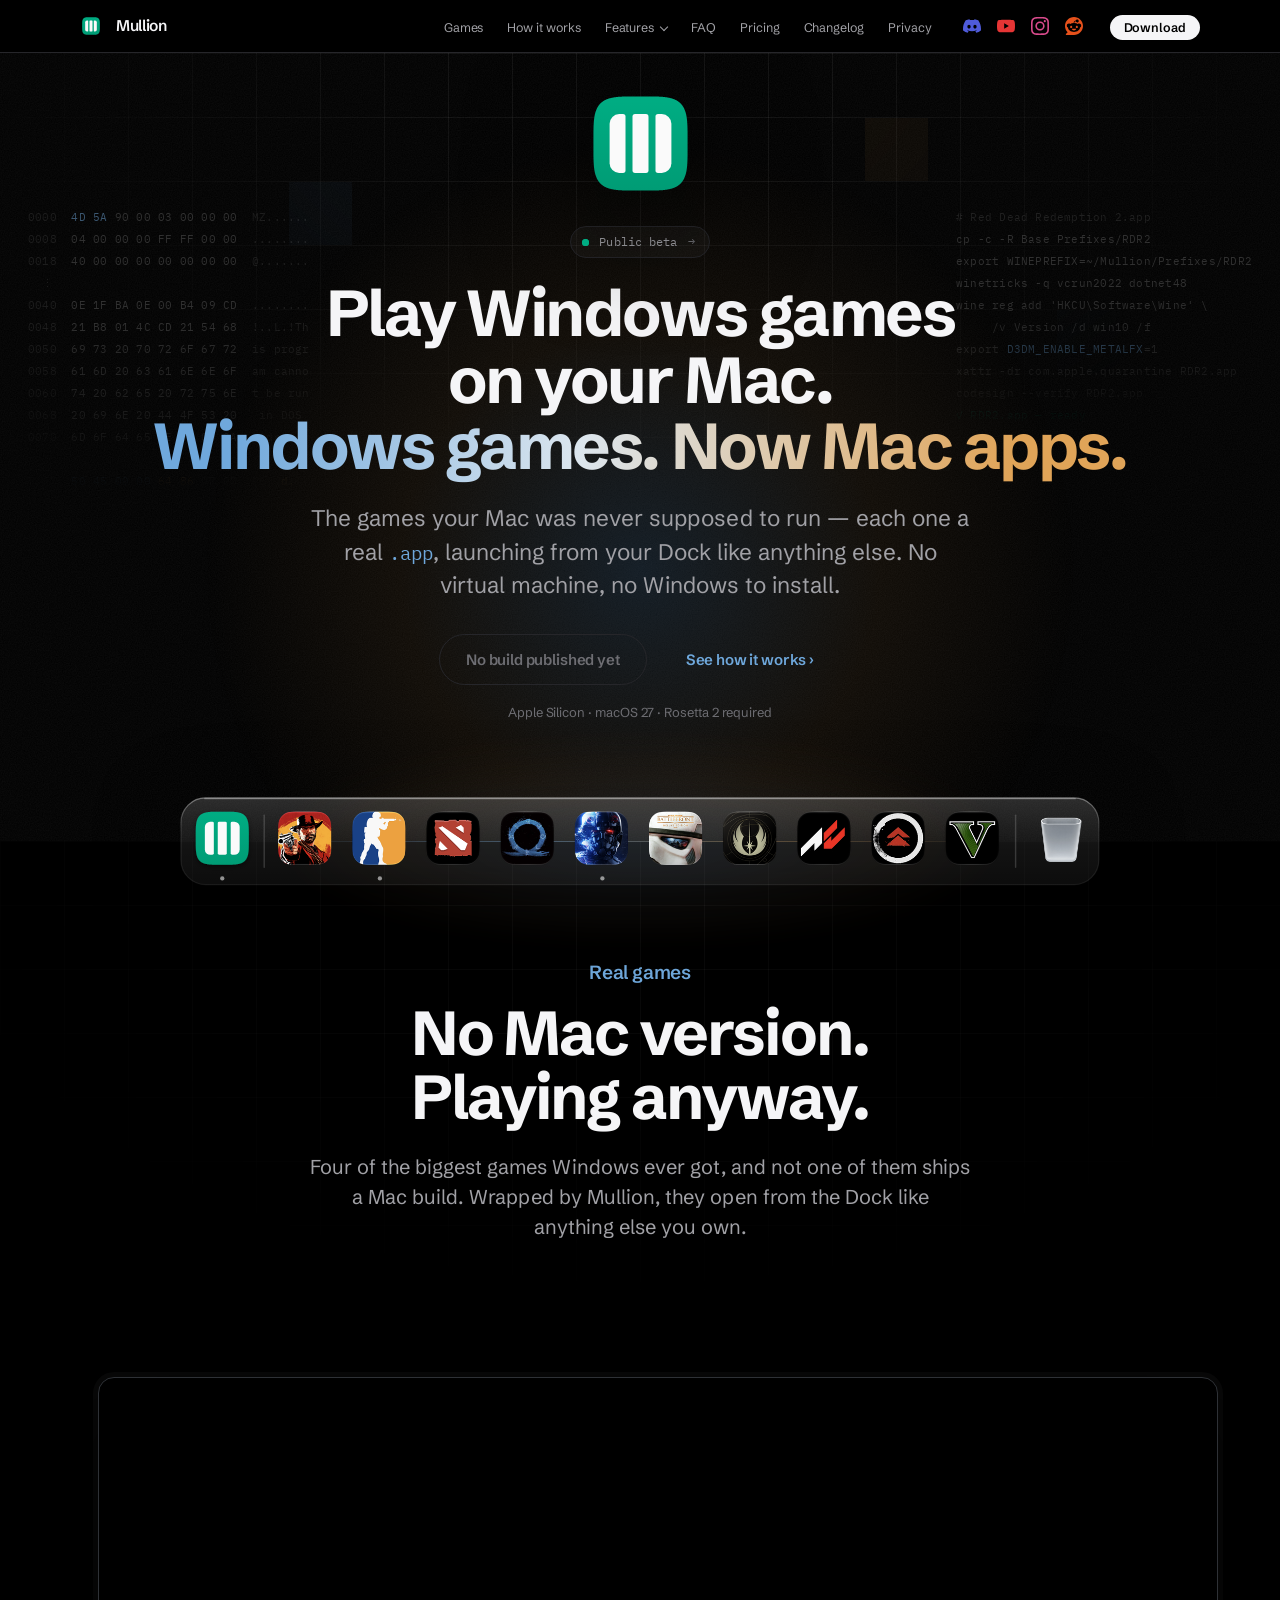
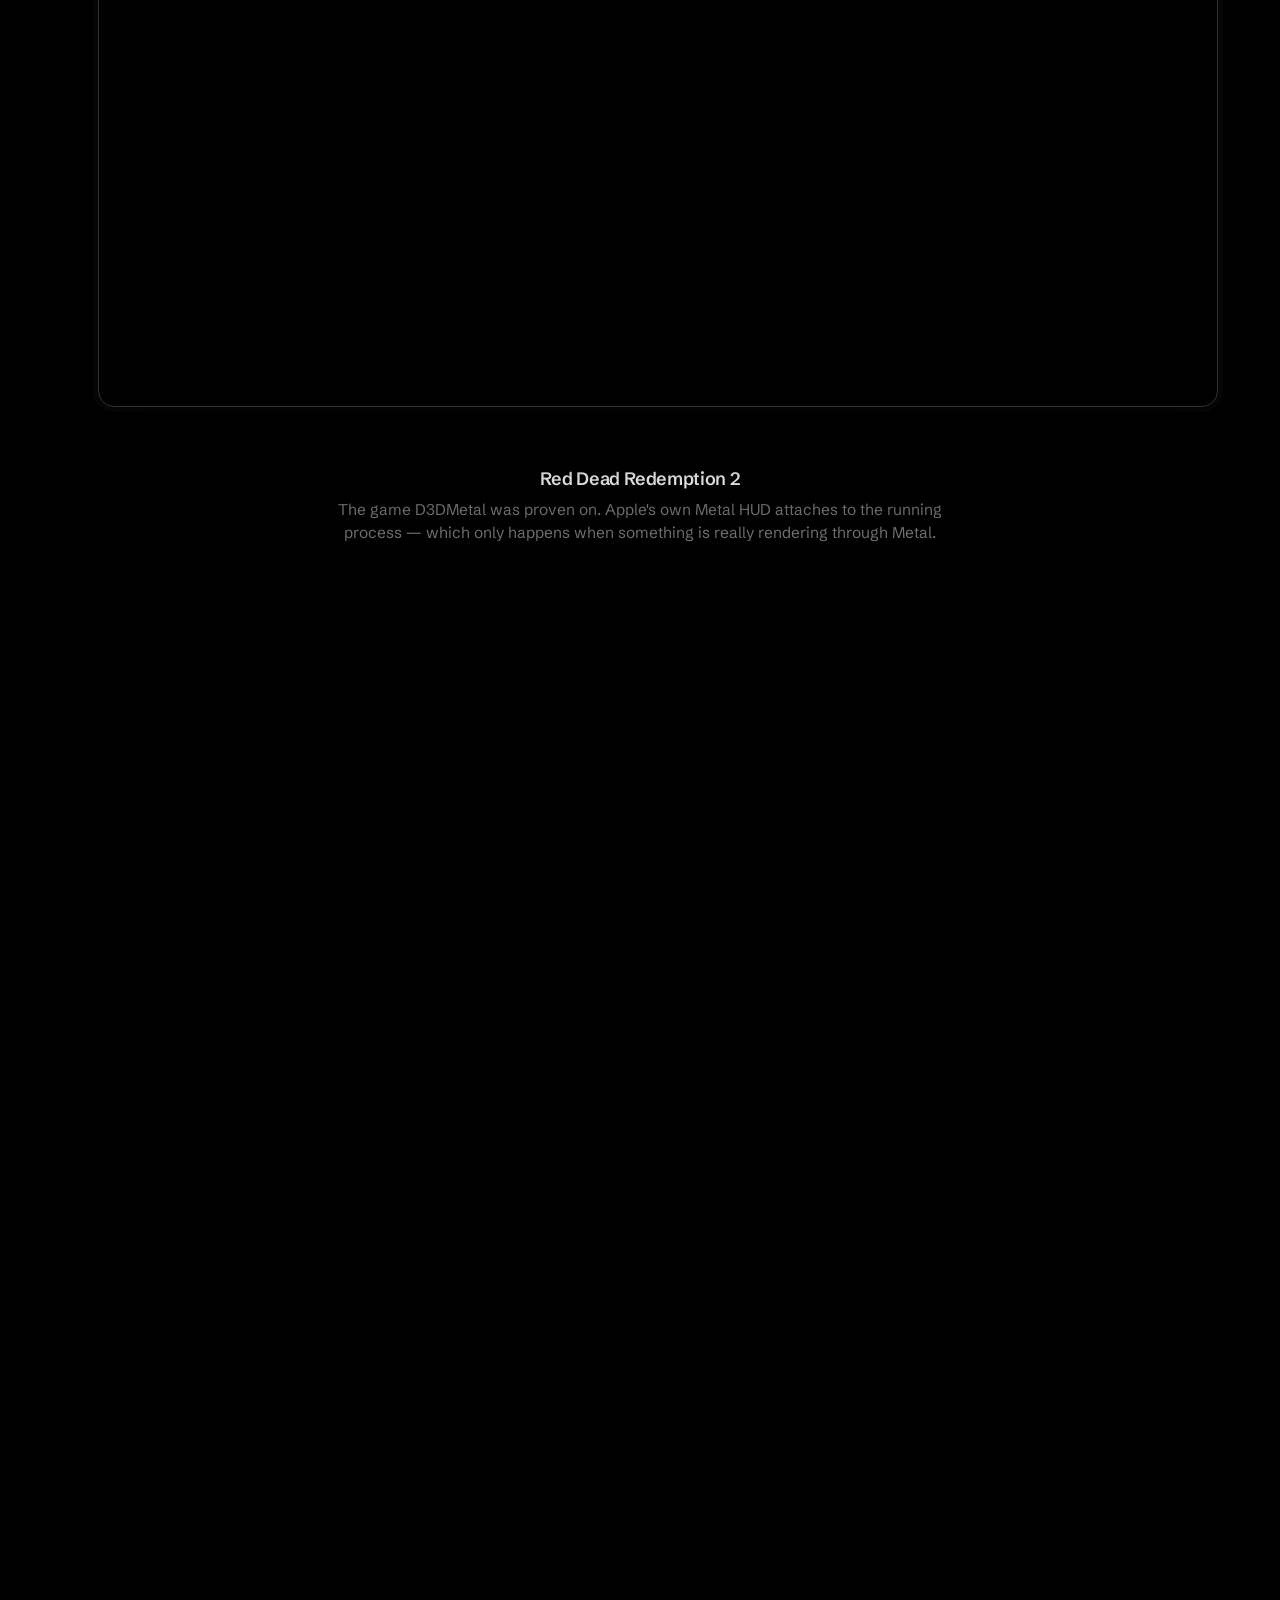
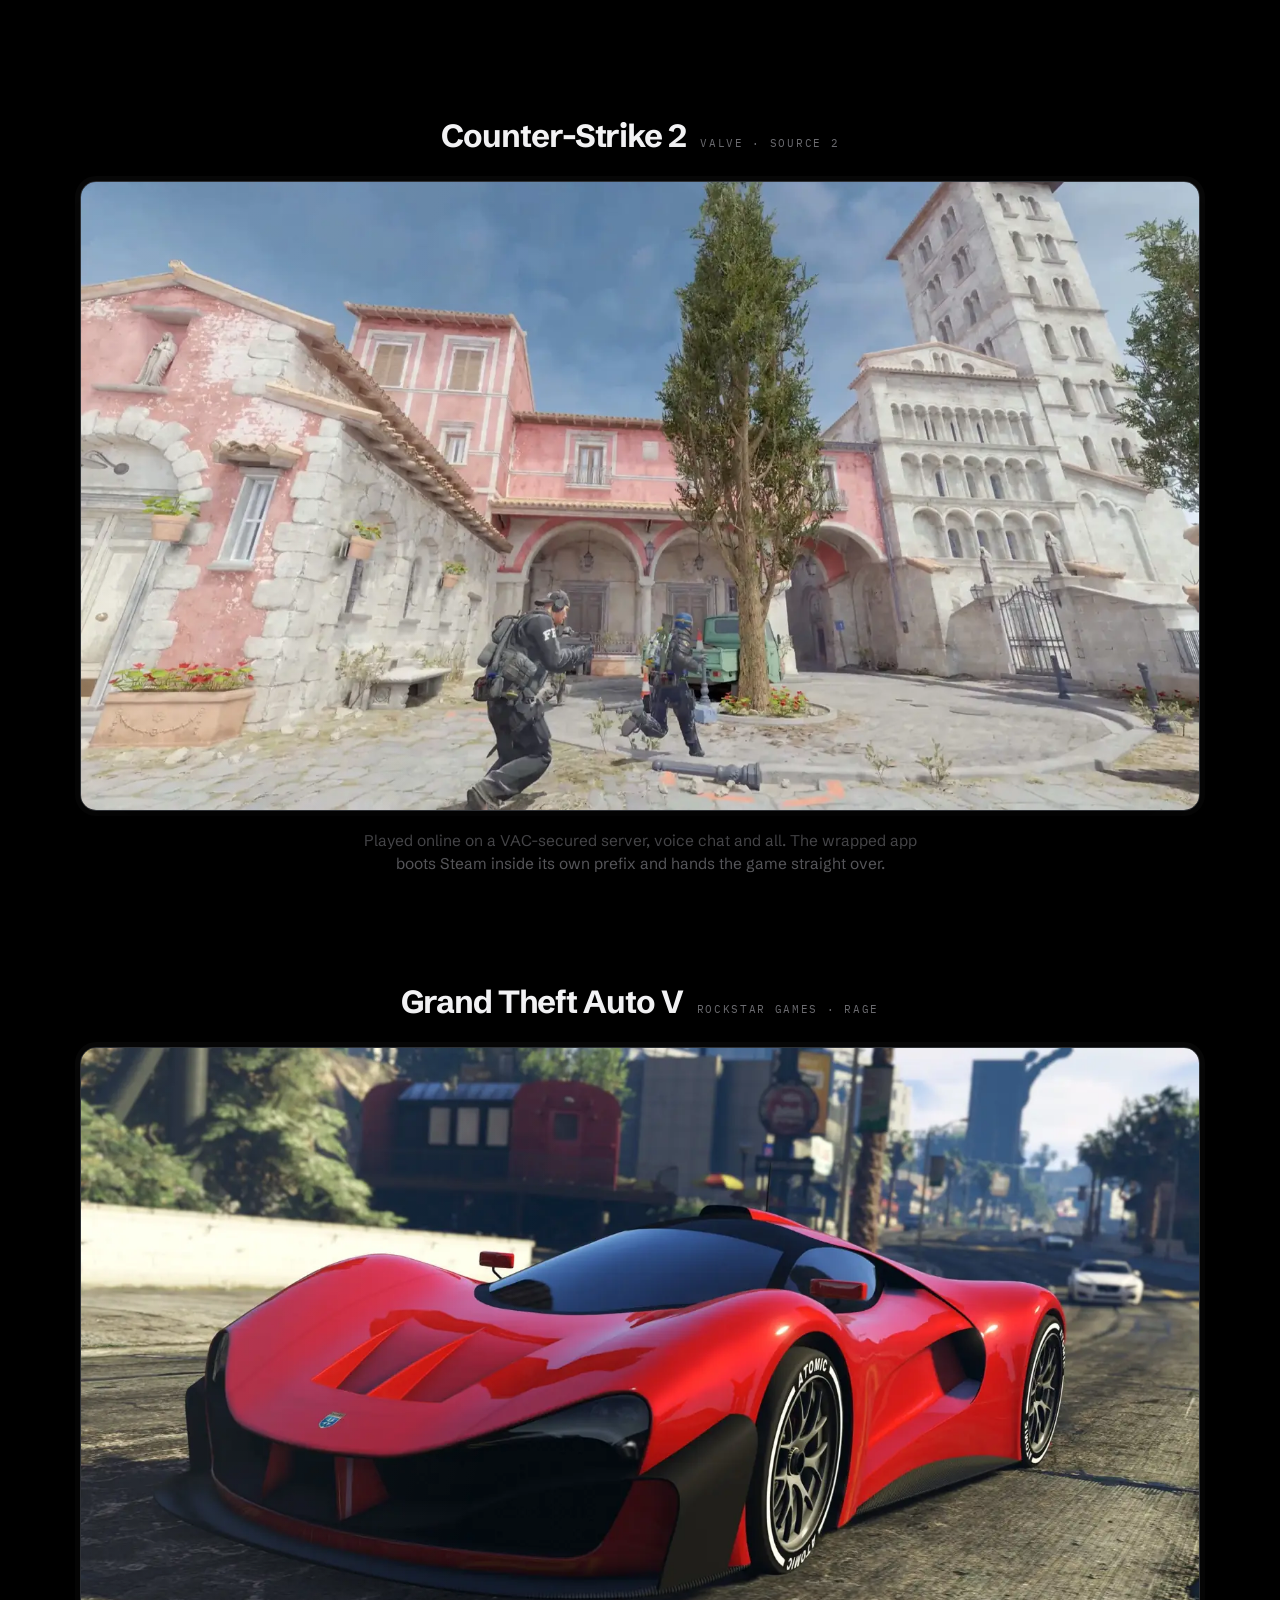
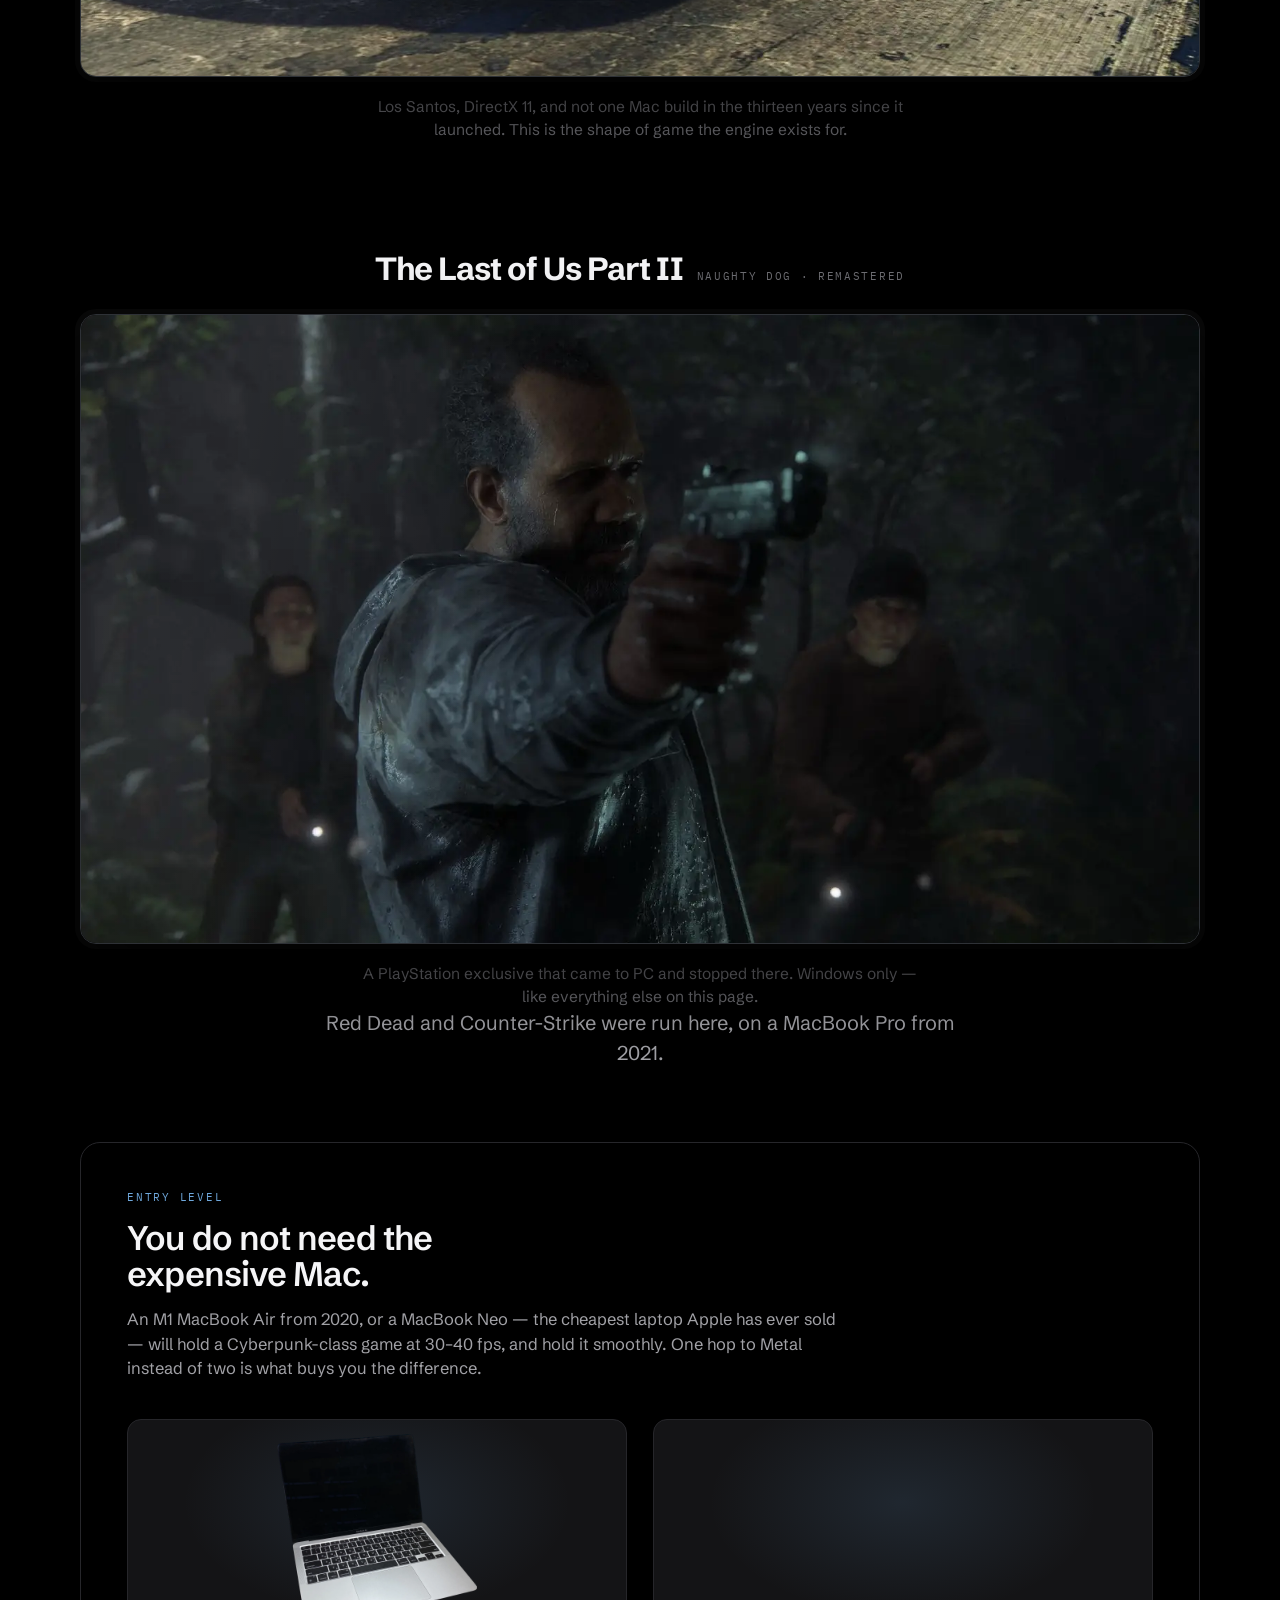
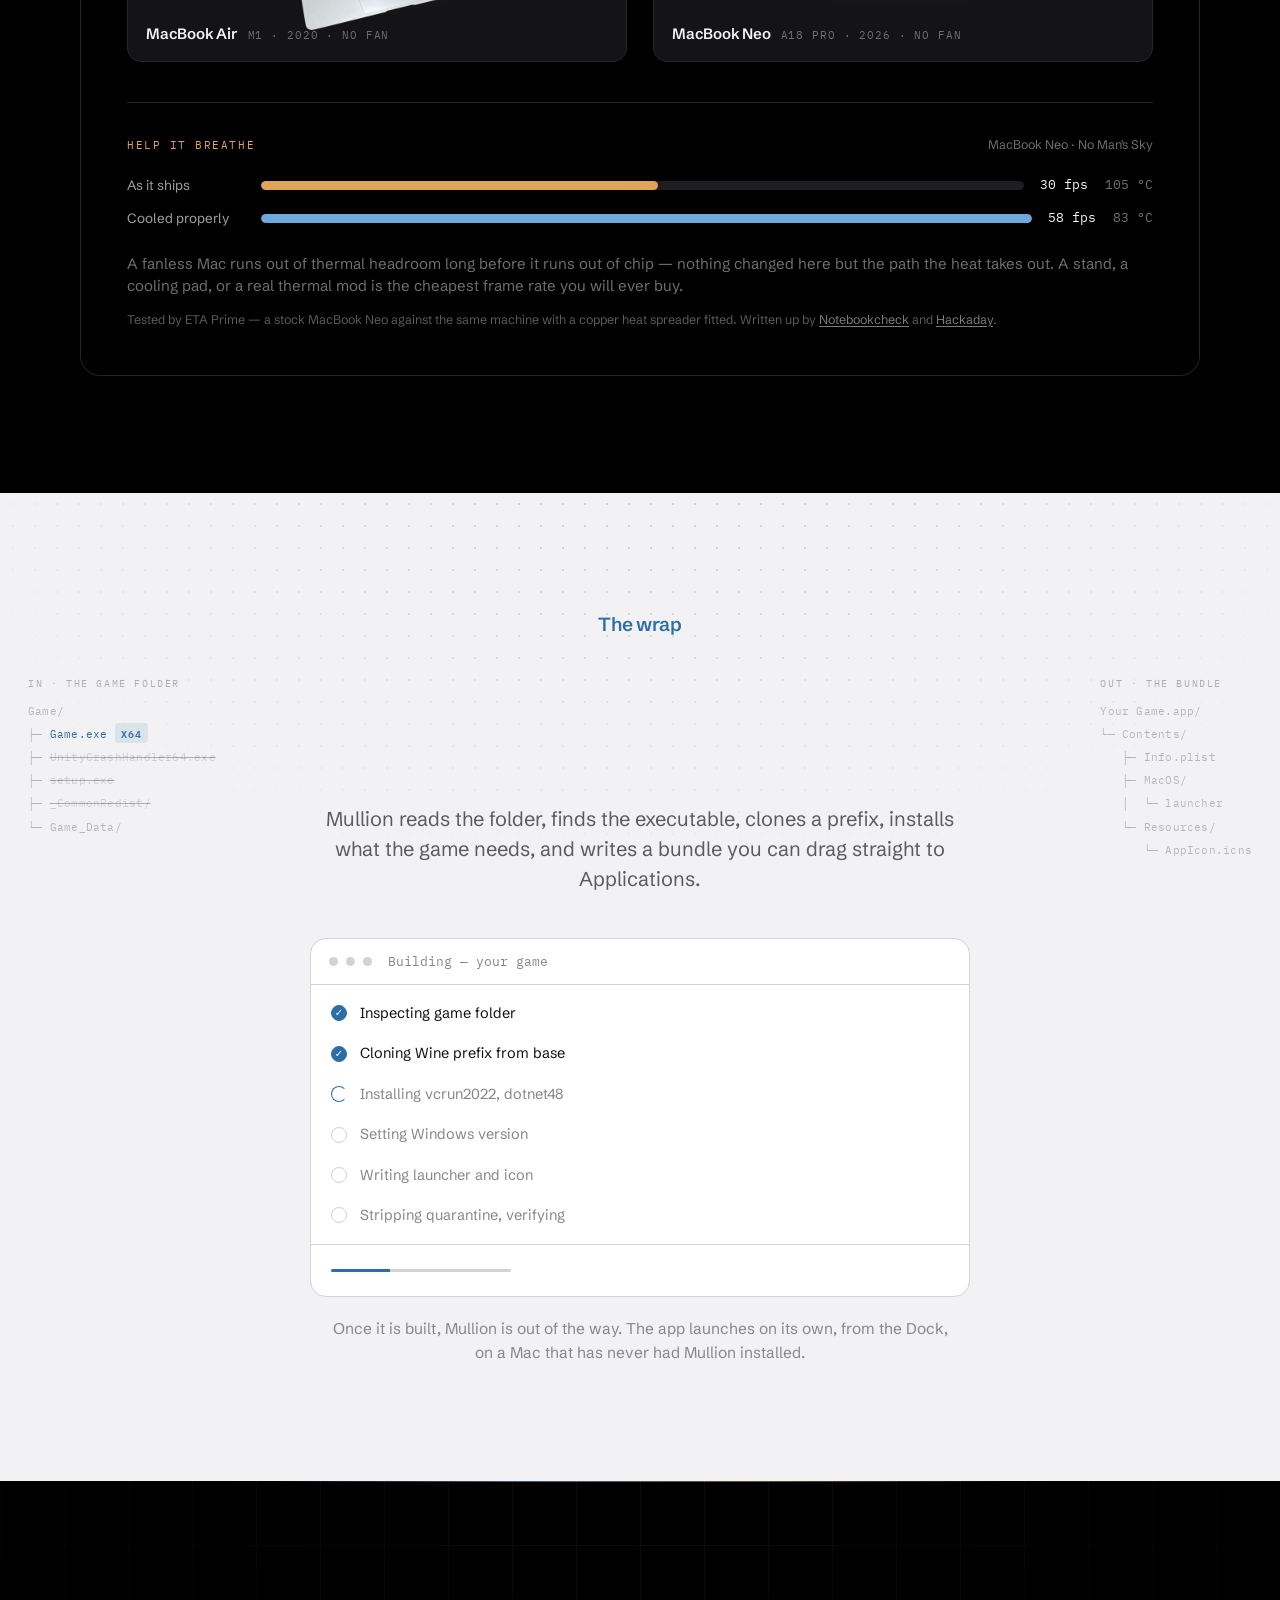
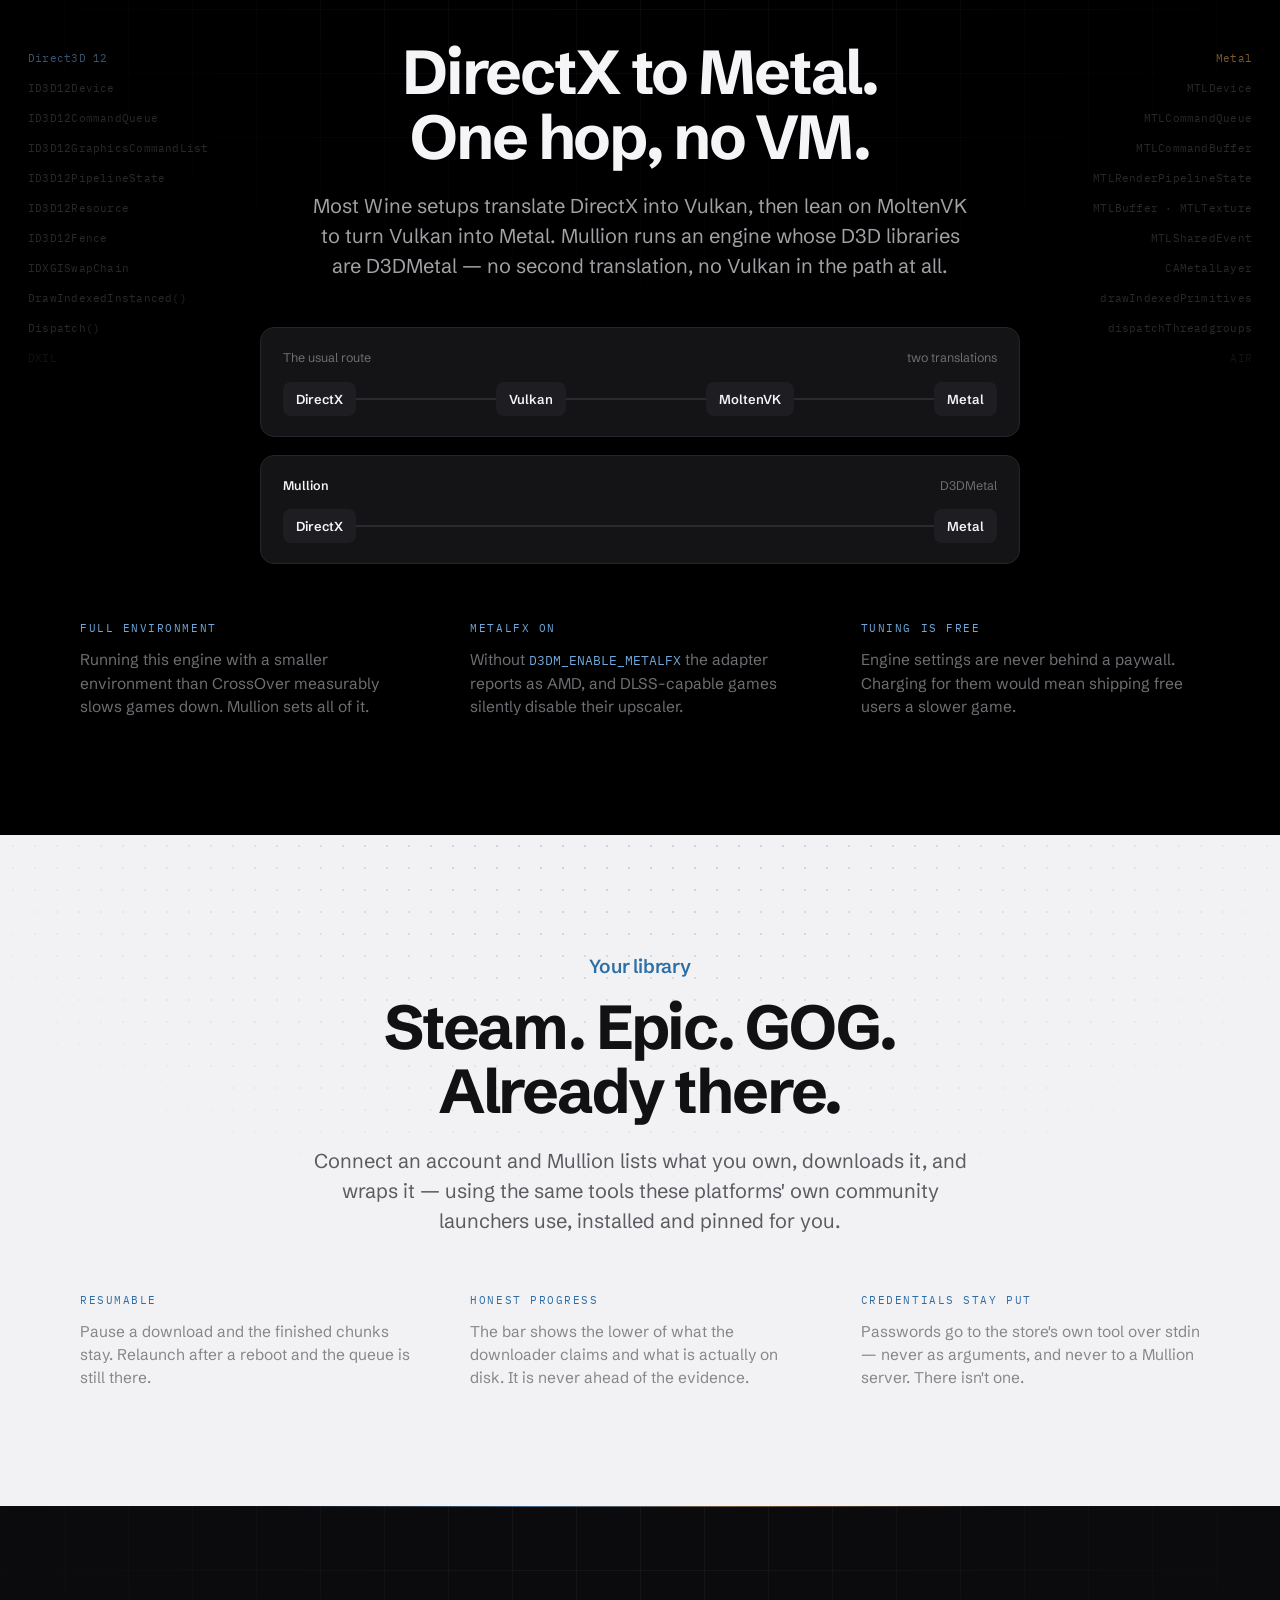
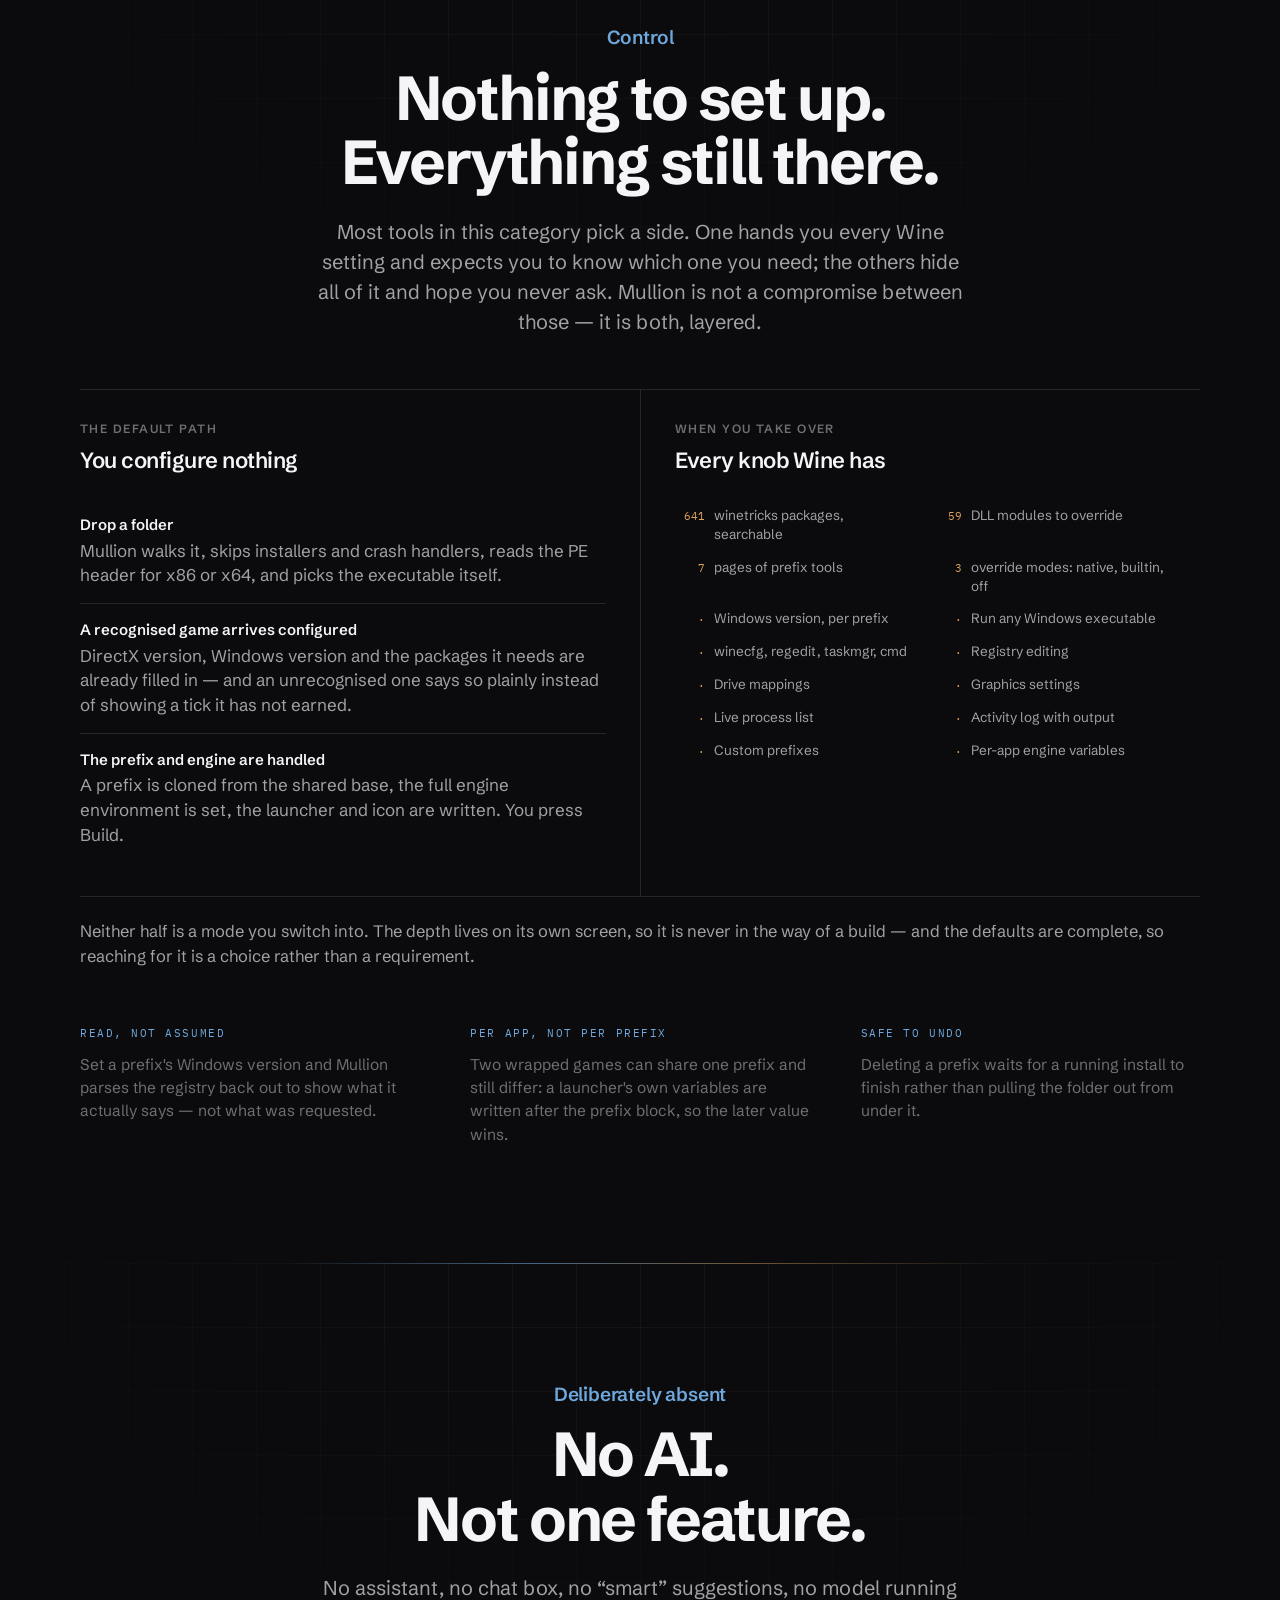
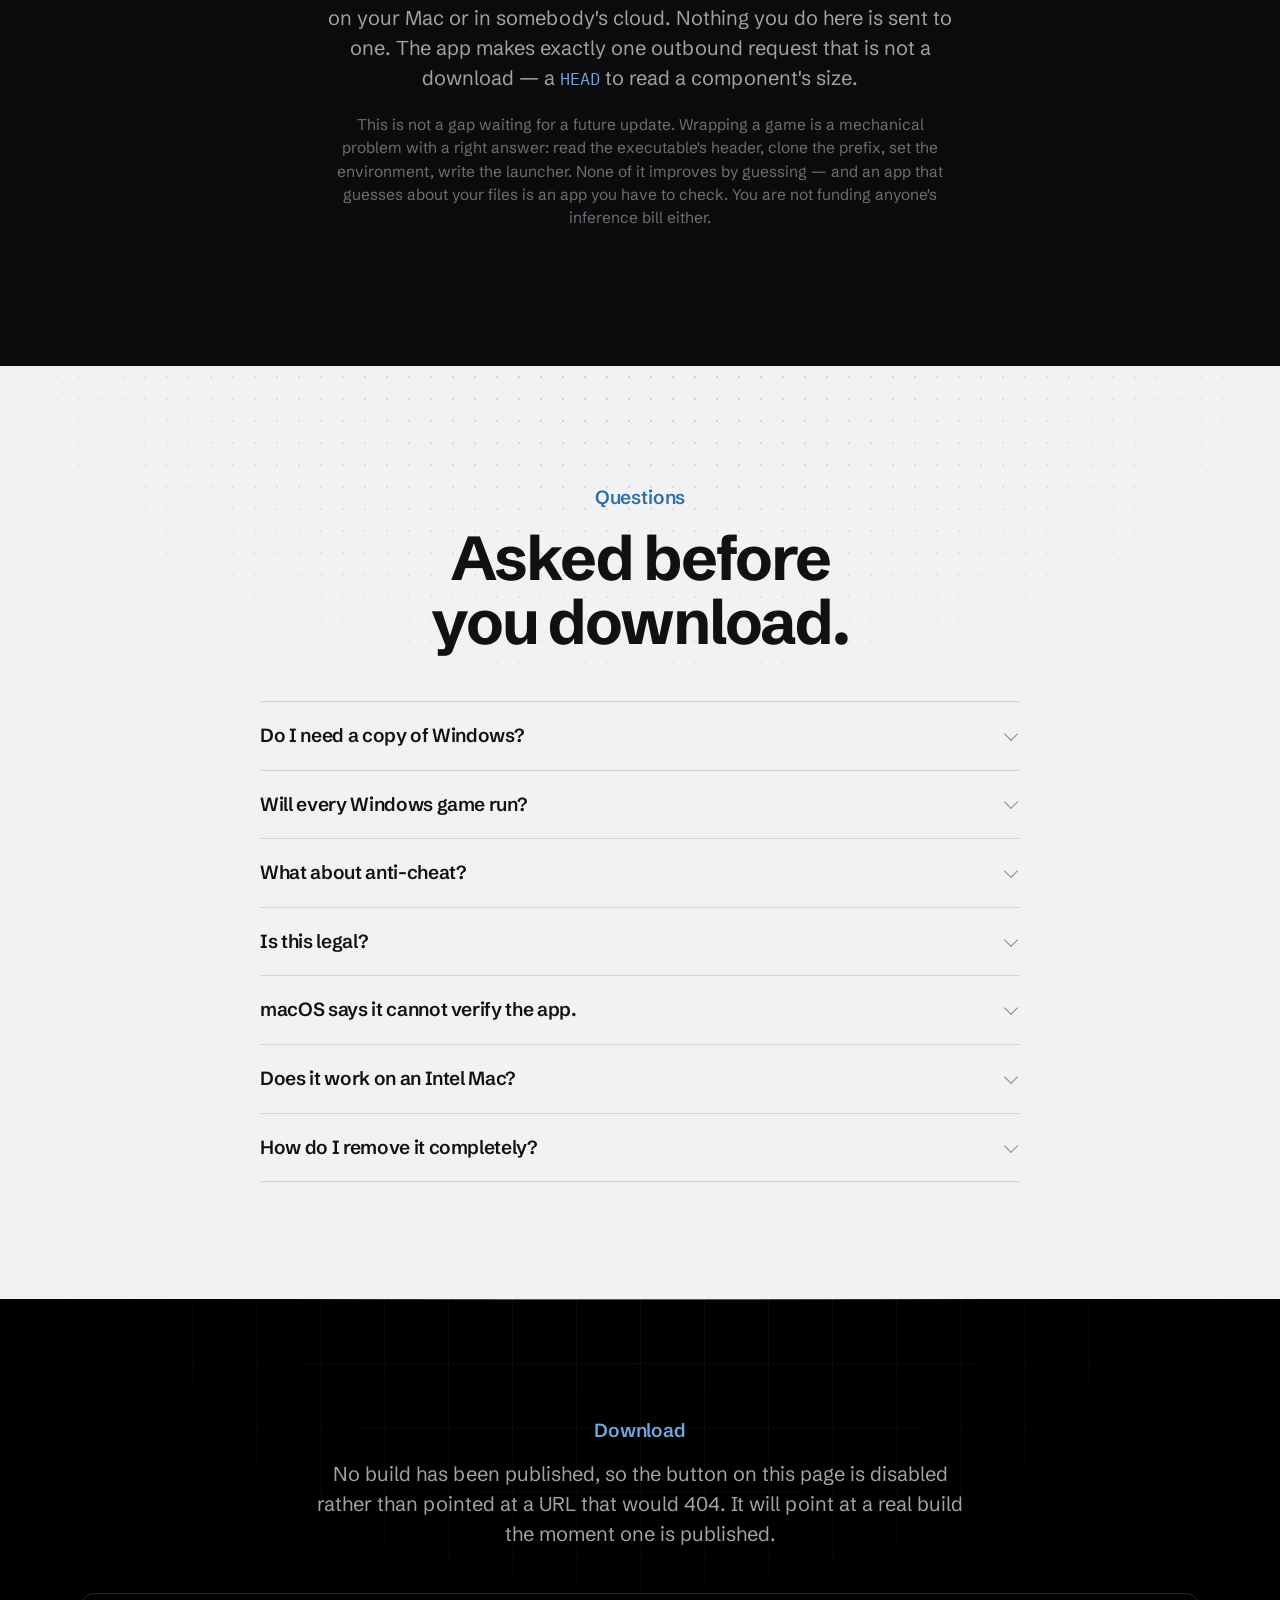
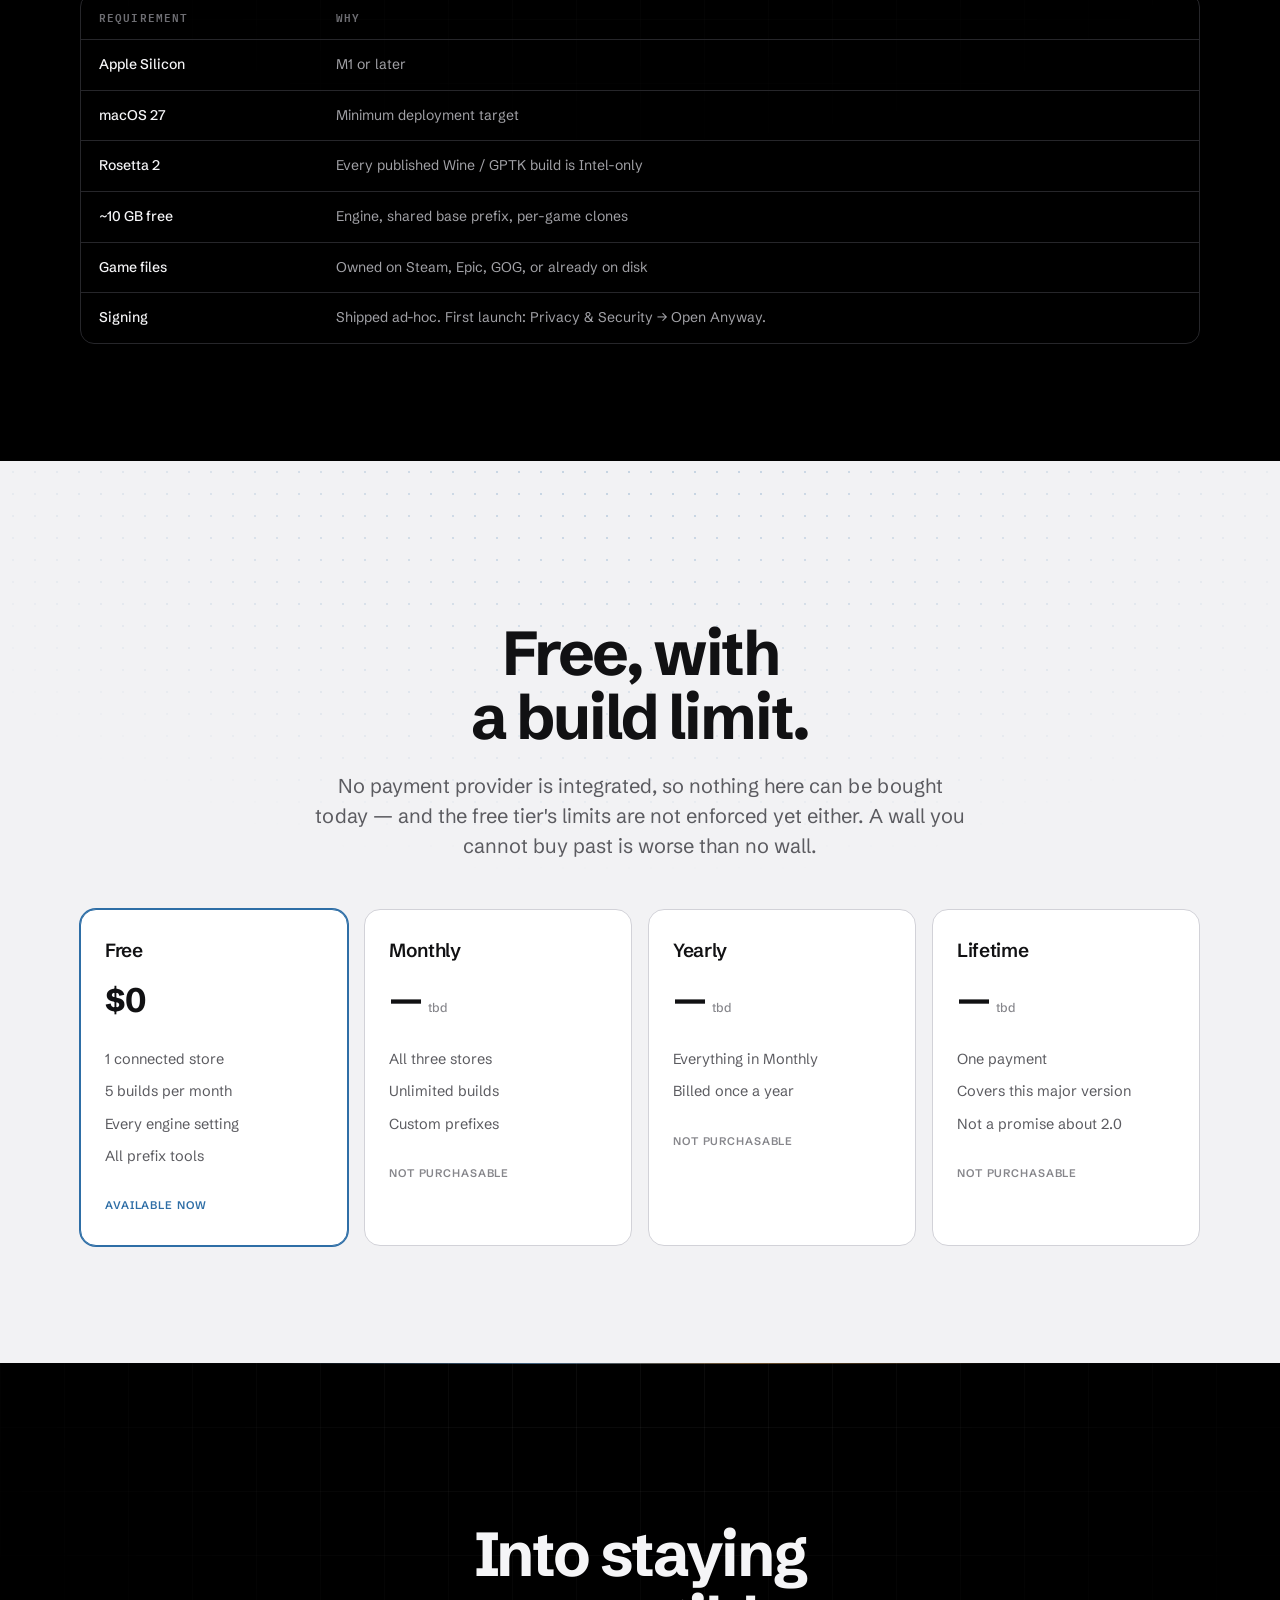
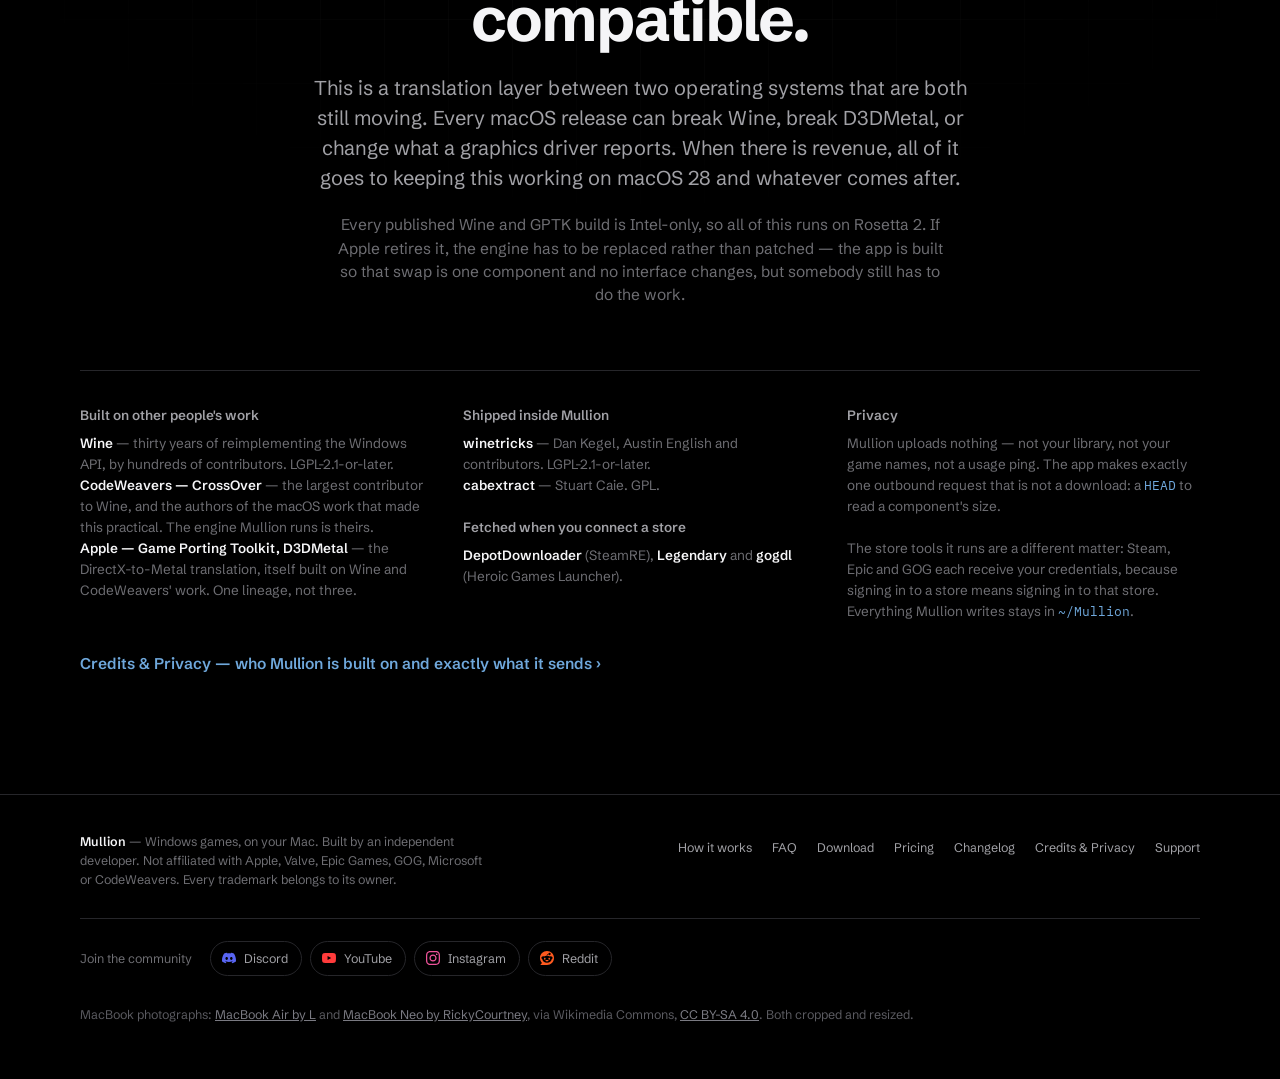
<file: index.html>
<!doctype html>
<html lang="en">
<head>
<meta charset="utf-8">
<meta name="viewport" content="width=device-width, initial-scale=1">
<title>Play Windows Games on Mac — No VM, No Windows | Mullion</title>
<meta name="description" content="Mullion turns Steam, Epic and GOG Windows games into real Mac apps that launch from your Dock. No virtual machine, no Windows install. Apple Silicon.">
<meta name="keywords" content="play windows games on mac, windows games on mac, mac gaming, run windows games on mac, windows game launcher for mac, apple silicon gaming, steam games on mac, epic games mac, gog mac, directx to metal, d3dmetal, game porting toolkit, wine mac, no virtual machine">
<meta name="robots" content="index, follow, max-image-preview:large">
<link rel="canonical" href="https://mullion-runtime.vercel.app/">
<meta name="google-site-verification" content="83HVRoG02GgfUkKn9wLt3avrx_Kkt-OF6jHi4EA1NV8">
<meta name="theme-color" content="#000000">
<meta property="og:type" content="website">
<meta property="og:site_name" content="Mullion">
<meta property="og:locale" content="en_US">
<meta property="og:url" content="https://mullion-runtime.vercel.app/">
<meta property="og:title" content="Play Windows Games on Mac — No VM, No Windows | Mullion">
<meta property="og:description" content="Windows games wrapped into real Mac apps that launch from your Dock. No virtual machine, no Windows to install.">
<meta property="og:image" content="https://mullion-runtime.vercel.app/img/apple-touch-icon.png">
<meta property="og:image:alt" content="Mullion app icon">
<meta name="twitter:card" content="summary">
<meta name="twitter:title" content="Play Windows Games on Mac — No VM, No Windows | Mullion">
<meta name="twitter:description" content="Steam, Epic and GOG Windows games as real Mac apps. DirectX to Metal, no virtual machine.">
<meta name="twitter:image" content="https://mullion-runtime.vercel.app/img/apple-touch-icon.png">
<script type="application/ld+json">
{
  "@context": "https://schema.org",
  "@type": "SoftwareApplication",
  "name": "Mullion",
  "url": "https://mullion-runtime.vercel.app/",
  "description": "Mullion wraps Windows games from Steam, Epic and GOG into real Mac apps that launch from the Dock. DirectX to Metal through D3DMetal, with no virtual machine and no Windows install.",
  "applicationCategory": "GameApplication",
  "operatingSystem": "macOS 27 or later (Apple Silicon)",
  "image": "https://mullion-runtime.vercel.app/img/apple-touch-icon.png",
  "offers": {
    "@type": "Offer",
    "price": "0",
    "priceCurrency": "USD",
    "description": "Free tier with a monthly build limit"
  },
  "featureList": [
    "Turns Windows games into standalone Mac apps",
    "Steam, Epic Games and GOG support",
    "DirectX to Metal through D3DMetal",
    "No virtual machine and no Windows install",
    "No AI features"
  ]
}
</script>
<link rel="icon" type="image/svg+xml" href="img/favicon.svg">
<link rel="apple-touch-icon" href="img/apple-touch-icon.png">
<link rel="preconnect" href="https://fonts.googleapis.com">
<link rel="preconnect" href="https://fonts.gstatic.com" crossorigin>
<link rel="stylesheet" href="https://fonts.googleapis.com/css2?family=Schibsted+Grotesk:wght@400;500;600;700;800&family=IBM+Plex+Mono:wght@400;500&display=swap">

<link rel="stylesheet" href="css/base.css">
<link rel="stylesheet" href="css/nav.css">
<link rel="stylesheet" href="css/hero.css">
<link rel="stylesheet" href="css/how-it-works.css">
<link rel="stylesheet" href="css/games.css">
<link rel="stylesheet" href="css/backdrops.css">
<link rel="stylesheet" href="css/features.css">
<link rel="stylesheet" href="css/pricing.css">
<link rel="stylesheet" href="css/download.css">
<link rel="stylesheet" href="css/faq-footer.css">
<link rel="stylesheet" href="css/download-dialog.css">

</head>
<body>
<svg width="0" height="0" style="position:absolute" aria-hidden="true"><defs>
  <linearGradient id="tile" x1="0" y1="0" x2="0" y2="1">
    <stop offset="0" stop-color="#00AD83"/><stop offset="1" stop-color="#009C75"/></linearGradient>
  <!-- Dock icon tiles. macOS clips an app icon with its own superellipse mask;
       sq64 approximates that same shape at 64px for the dock tiles below. -->
  <clipPath id="sq64"><rect width="64" height="64" rx="14.75"/></clipPath>
  <linearGradient id="dkg" x1="0" y1="0" x2="0" y2="1">
    <stop offset="0" stop-color="#fff" stop-opacity=".16"/>
    <stop offset=".55" stop-color="#fff" stop-opacity=".075"/>
    <stop offset="1" stop-color="#fff" stop-opacity=".05"/></linearGradient>
  <linearGradient id="dks" x1="0" y1="0" x2="0" y2="1">
    <stop offset="0" stop-color="#fff" stop-opacity=".42"/>
    <stop offset=".4" stop-color="#fff" stop-opacity=".12"/>
    <stop offset="1" stop-color="#fff" stop-opacity=".07"/></linearGradient>
  <filter id="ish" x="-40%" y="-40%" width="180%" height="180%">
    <feDropShadow dx="0" dy="2" stdDeviation="2.6" flood-color="#000" flood-opacity=".5"/></filter>
</defs>
<symbol id="icon" viewBox="0 0 1024 1024">
  <path fill="url(#tile)" d="M924.00,512.00 L923.99,557.41 L923.97,574.68 L923.93,587.69 L923.88,598.52 L923.82,607.98 L923.74,616.47 L923.64,624.23 L923.53,631.41 L923.41,638.12 L923.27,644.44 L923.12,650.42 L922.95,656.12 L922.77,661.57 L922.57,666.79 L922.36,671.81 L922.13,676.65 L921.89,681.32 L921.63,685.85 L921.36,690.24 L921.08,694.50 L920.78,698.64 L920.46,702.67 L920.13,706.61 L919.79,710.44 L919.43,714.19 L919.05,717.85 L918.67,721.43 L918.26,724.93 L917.84,728.36 L917.41,731.72 L916.96,735.02 L916.50,738.25 L916.02,741.42 L915.53,744.54 L915.02,747.60 L914.50,750.61 L913.96,753.56 L913.40,756.47 L912.83,759.32 L912.25,762.14 L911.65,764.90 L911.04,767.63 L910.41,770.31 L909.76,772.95 L909.10,775.55 L908.43,778.12 L907.74,780.64 L907.03,783.13 L906.31,785.59 L905.57,788.01 L904.82,790.39 L904.05,792.75 L903.27,795.07 L902.47,797.35 L901.65,799.61 L900.82,801.84 L899.97,804.04 L899.11,806.21 L898.23,808.35 L897.34,810.46 L896.43,812.54 L895.50,814.60 L894.56,816.63 L893.60,818.64 L892.62,820.61 L891.63,822.57 L890.62,824.50 L889.59,826.40 L888.55,828.28 L887.49,830.14 L886.42,831.97 L885.32,833.78 L884.22,835.56 L883.09,837.33 L881.95,839.07 L880.78,840.79 L879.61,842.49 L878.41,844.16 L877.20,845.82 L875.97,847.45 L874.72,849.06 L873.45,850.65 L872.17,852.22 L870.87,853.77 L869.54,855.31 L868.21,856.82 L866.85,858.31 L865.47,859.78 L864.08,861.23 L862.66,862.66 L861.23,864.08 L859.78,865.47 L858.31,866.85 L856.82,868.21 L855.31,869.54 L853.77,870.87 L852.22,872.17 L850.65,873.45 L849.06,874.72 L847.45,875.97 L845.82,877.20 L844.16,878.41 L842.49,879.61 L840.79,880.78 L839.07,881.95 L837.33,883.09 L835.56,884.22 L833.78,885.32 L831.97,886.42 L830.14,887.49 L828.28,888.55 L826.40,889.59 L824.50,890.62 L822.57,891.63 L820.61,892.62 L818.64,893.60 L816.63,894.56 L814.60,895.50 L812.54,896.43 L810.46,897.34 L808.35,898.23 L806.21,899.11 L804.04,899.97 L801.84,900.82 L799.61,901.65 L797.35,902.47 L795.07,903.27 L792.75,904.05 L790.39,904.82 L788.01,905.57 L785.59,906.31 L783.13,907.03 L780.64,907.74 L778.12,908.43 L775.55,909.10 L772.95,909.76 L770.31,910.41 L767.63,911.04 L764.90,911.65 L762.14,912.25 L759.32,912.83 L756.47,913.40 L753.56,913.96 L750.61,914.50 L747.60,915.02 L744.54,915.53 L741.42,916.02 L738.25,916.50 L735.02,916.96 L731.72,917.41 L728.36,917.84 L724.93,918.26 L721.43,918.67 L717.85,919.05 L714.19,919.43 L710.44,919.79 L706.61,920.13 L702.67,920.46 L698.64,920.78 L694.50,921.08 L690.24,921.36 L685.85,921.63 L681.32,921.89 L676.65,922.13 L671.81,922.36 L666.79,922.57 L661.57,922.77 L656.12,922.95 L650.42,923.12 L644.44,923.27 L638.12,923.41 L631.41,923.53 L624.23,923.64 L616.47,923.74 L607.98,923.82 L598.52,923.88 L587.69,923.93 L574.68,923.97 L557.41,923.99 L512.00,924.00 L466.59,923.99 L449.32,923.97 L436.31,923.93 L425.48,923.88 L416.02,923.82 L407.53,923.74 L399.77,923.64 L392.59,923.53 L385.88,923.41 L379.56,923.27 L373.58,923.12 L367.88,922.95 L362.43,922.77 L357.21,922.57 L352.19,922.36 L347.35,922.13 L342.68,921.89 L338.15,921.63 L333.76,921.36 L329.50,921.08 L325.36,920.78 L321.33,920.46 L317.39,920.13 L313.56,919.79 L309.81,919.43 L306.15,919.05 L302.57,918.67 L299.07,918.26 L295.64,917.84 L292.28,917.41 L288.98,916.96 L285.75,916.50 L282.58,916.02 L279.46,915.53 L276.40,915.02 L273.39,914.50 L270.44,913.96 L267.53,913.40 L264.68,912.83 L261.86,912.25 L259.10,911.65 L256.37,911.04 L253.69,910.41 L251.05,909.76 L248.45,909.10 L245.88,908.43 L243.36,907.74 L240.87,907.03 L238.41,906.31 L235.99,905.57 L233.61,904.82 L231.25,904.05 L228.93,903.27 L226.65,902.47 L224.39,901.65 L222.16,900.82 L219.96,899.97 L217.79,899.11 L215.65,898.23 L213.54,897.34 L211.46,896.43 L209.40,895.50 L207.37,894.56 L205.36,893.60 L203.39,892.62 L201.43,891.63 L199.50,890.62 L197.60,889.59 L195.72,888.55 L193.86,887.49 L192.03,886.42 L190.22,885.32 L188.44,884.22 L186.67,883.09 L184.93,881.95 L183.21,880.78 L181.51,879.61 L179.84,878.41 L178.18,877.20 L176.55,875.97 L174.94,874.72 L173.35,873.45 L171.78,872.17 L170.23,870.87 L168.69,869.54 L167.18,868.21 L165.69,866.85 L164.22,865.47 L162.77,864.08 L161.34,862.66 L159.92,861.23 L158.53,859.78 L157.15,858.31 L155.79,856.82 L154.46,855.31 L153.13,853.77 L151.83,852.22 L150.55,850.65 L149.28,849.06 L148.03,847.45 L146.80,845.82 L145.59,844.16 L144.39,842.49 L143.22,840.79 L142.05,839.07 L140.91,837.33 L139.78,835.56 L138.68,833.78 L137.58,831.97 L136.51,830.14 L135.45,828.28 L134.41,826.40 L133.38,824.50 L132.37,822.57 L131.38,820.61 L130.40,818.64 L129.44,816.63 L128.50,814.60 L127.57,812.54 L126.66,810.46 L125.77,808.35 L124.89,806.21 L124.03,804.04 L123.18,801.84 L122.35,799.61 L121.53,797.35 L120.73,795.07 L119.95,792.75 L119.18,790.39 L118.43,788.01 L117.69,785.59 L116.97,783.13 L116.26,780.64 L115.57,778.12 L114.90,775.55 L114.24,772.95 L113.59,770.31 L112.96,767.63 L112.35,764.90 L111.75,762.14 L111.17,759.32 L110.60,756.47 L110.04,753.56 L109.50,750.61 L108.98,747.60 L108.47,744.54 L107.98,741.42 L107.50,738.25 L107.04,735.02 L106.59,731.72 L106.16,728.36 L105.74,724.93 L105.33,721.43 L104.95,717.85 L104.57,714.19 L104.21,710.44 L103.87,706.61 L103.54,702.67 L103.22,698.64 L102.92,694.50 L102.64,690.24 L102.37,685.85 L102.11,681.32 L101.87,676.65 L101.64,671.81 L101.43,666.79 L101.23,661.57 L101.05,656.12 L100.88,650.42 L100.73,644.44 L100.59,638.12 L100.47,631.41 L100.36,624.23 L100.26,616.47 L100.18,607.98 L100.12,598.52 L100.07,587.69 L100.03,574.68 L100.01,557.41 L100.00,512.00 L100.01,466.59 L100.03,449.32 L100.07,436.31 L100.12,425.48 L100.18,416.02 L100.26,407.53 L100.36,399.77 L100.47,392.59 L100.59,385.88 L100.73,379.56 L100.88,373.58 L101.05,367.88 L101.23,362.43 L101.43,357.21 L101.64,352.19 L101.87,347.35 L102.11,342.68 L102.37,338.15 L102.64,333.76 L102.92,329.50 L103.22,325.36 L103.54,321.33 L103.87,317.39 L104.21,313.56 L104.57,309.81 L104.95,306.15 L105.33,302.57 L105.74,299.07 L106.16,295.64 L106.59,292.28 L107.04,288.98 L107.50,285.75 L107.98,282.58 L108.47,279.46 L108.98,276.40 L109.50,273.39 L110.04,270.44 L110.60,267.53 L111.17,264.68 L111.75,261.86 L112.35,259.10 L112.96,256.37 L113.59,253.69 L114.24,251.05 L114.90,248.45 L115.57,245.88 L116.26,243.36 L116.97,240.87 L117.69,238.41 L118.43,235.99 L119.18,233.61 L119.95,231.25 L120.73,228.93 L121.53,226.65 L122.35,224.39 L123.18,222.16 L124.03,219.96 L124.89,217.79 L125.77,215.65 L126.66,213.54 L127.57,211.46 L128.50,209.40 L129.44,207.37 L130.40,205.36 L131.38,203.39 L132.37,201.43 L133.38,199.50 L134.41,197.60 L135.45,195.72 L136.51,193.86 L137.58,192.03 L138.68,190.22 L139.78,188.44 L140.91,186.67 L142.05,184.93 L143.22,183.21 L144.39,181.51 L145.59,179.84 L146.80,178.18 L148.03,176.55 L149.28,174.94 L150.55,173.35 L151.83,171.78 L153.13,170.23 L154.46,168.69 L155.79,167.18 L157.15,165.69 L158.53,164.22 L159.92,162.77 L161.34,161.34 L162.77,159.92 L164.22,158.53 L165.69,157.15 L167.18,155.79 L168.69,154.46 L170.23,153.13 L171.78,151.83 L173.35,150.55 L174.94,149.28 L176.55,148.03 L178.18,146.80 L179.84,145.59 L181.51,144.39 L183.21,143.22 L184.93,142.05 L186.67,140.91 L188.44,139.78 L190.22,138.68 L192.03,137.58 L193.86,136.51 L195.72,135.45 L197.60,134.41 L199.50,133.38 L201.43,132.37 L203.39,131.38 L205.36,130.40 L207.37,129.44 L209.40,128.50 L211.46,127.57 L213.54,126.66 L215.65,125.77 L217.79,124.89 L219.96,124.03 L222.16,123.18 L224.39,122.35 L226.65,121.53 L228.93,120.73 L231.25,119.95 L233.61,119.18 L235.99,118.43 L238.41,117.69 L240.87,116.97 L243.36,116.26 L245.88,115.57 L248.45,114.90 L251.05,114.24 L253.69,113.59 L256.37,112.96 L259.10,112.35 L261.86,111.75 L264.68,111.17 L267.53,110.60 L270.44,110.04 L273.39,109.50 L276.40,108.98 L279.46,108.47 L282.58,107.98 L285.75,107.50 L288.98,107.04 L292.28,106.59 L295.64,106.16 L299.07,105.74 L302.57,105.33 L306.15,104.95 L309.81,104.57 L313.56,104.21 L317.39,103.87 L321.33,103.54 L325.36,103.22 L329.50,102.92 L333.76,102.64 L338.15,102.37 L342.68,102.11 L347.35,101.87 L352.19,101.64 L357.21,101.43 L362.43,101.23 L367.88,101.05 L373.58,100.88 L379.56,100.73 L385.88,100.59 L392.59,100.47 L399.77,100.36 L407.53,100.26 L416.02,100.18 L425.48,100.12 L436.31,100.07 L449.32,100.03 L466.59,100.01 L512.00,100.00 L557.41,100.01 L574.68,100.03 L587.69,100.07 L598.52,100.12 L607.98,100.18 L616.47,100.26 L624.23,100.36 L631.41,100.47 L638.12,100.59 L644.44,100.73 L650.42,100.88 L656.12,101.05 L661.57,101.23 L666.79,101.43 L671.81,101.64 L676.65,101.87 L681.32,102.11 L685.85,102.37 L690.24,102.64 L694.50,102.92 L698.64,103.22 L702.67,103.54 L706.61,103.87 L710.44,104.21 L714.19,104.57 L717.85,104.95 L721.43,105.33 L724.93,105.74 L728.36,106.16 L731.72,106.59 L735.02,107.04 L738.25,107.50 L741.42,107.98 L744.54,108.47 L747.60,108.98 L750.61,109.50 L753.56,110.04 L756.47,110.60 L759.32,111.17 L762.14,111.75 L764.90,112.35 L767.63,112.96 L770.31,113.59 L772.95,114.24 L775.55,114.90 L778.12,115.57 L780.64,116.26 L783.13,116.97 L785.59,117.69 L788.01,118.43 L790.39,119.18 L792.75,119.95 L795.07,120.73 L797.35,121.53 L799.61,122.35 L801.84,123.18 L804.04,124.03 L806.21,124.89 L808.35,125.77 L810.46,126.66 L812.54,127.57 L814.60,128.50 L816.63,129.44 L818.64,130.40 L820.61,131.38 L822.57,132.37 L824.50,133.38 L826.40,134.41 L828.28,135.45 L830.14,136.51 L831.97,137.58 L833.78,138.68 L835.56,139.78 L837.33,140.91 L839.07,142.05 L840.79,143.22 L842.49,144.39 L844.16,145.59 L845.82,146.80 L847.45,148.03 L849.06,149.28 L850.65,150.55 L852.22,151.83 L853.77,153.13 L855.31,154.46 L856.82,155.79 L858.31,157.15 L859.78,158.53 L861.23,159.92 L862.66,161.34 L864.08,162.77 L865.47,164.22 L866.85,165.69 L868.21,167.18 L869.54,168.69 L870.87,170.23 L872.17,171.78 L873.45,173.35 L874.72,174.94 L875.97,176.55 L877.20,178.18 L878.41,179.84 L879.61,181.51 L880.78,183.21 L881.95,184.93 L883.09,186.67 L884.22,188.44 L885.32,190.22 L886.42,192.03 L887.49,193.86 L888.55,195.72 L889.59,197.60 L890.62,199.50 L891.63,201.43 L892.62,203.39 L893.60,205.36 L894.56,207.37 L895.50,209.40 L896.43,211.46 L897.34,213.54 L898.23,215.65 L899.11,217.79 L899.97,219.96 L900.82,222.16 L901.65,224.39 L902.47,226.65 L903.27,228.93 L904.05,231.25 L904.82,233.61 L905.57,235.99 L906.31,238.41 L907.03,240.87 L907.74,243.36 L908.43,245.88 L909.10,248.45 L909.76,251.05 L910.41,253.69 L911.04,256.37 L911.65,259.10 L912.25,261.86 L912.83,264.68 L913.40,267.53 L913.96,270.44 L914.50,273.39 L915.02,276.40 L915.53,279.46 L916.02,282.58 L916.50,285.75 L916.96,288.98 L917.41,292.28 L917.84,295.64 L918.26,299.07 L918.67,302.57 L919.05,306.15 L919.43,309.81 L919.79,313.56 L920.13,317.39 L920.46,321.33 L920.78,325.36 L921.08,329.50 L921.36,333.76 L921.63,338.15 L921.89,342.68 L922.13,347.35 L922.36,352.19 L922.57,357.21 L922.77,362.43 L922.95,367.88 L923.12,373.58 L923.27,379.56 L923.41,385.88 L923.53,392.59 L923.64,399.77 L923.74,407.53 L923.82,416.02 L923.88,425.48 L923.93,436.31 L923.97,449.32 L923.99,466.59 Z"/>
  <g transform="translate(100,100) scale(0.8047)">
    <path fill="#FAFAFA" d="M280,192 H321 A28,28 0 0 1 349,220 V804 A28,28 0 0 1 321,832 H280 A104,104 0 0 1 176,728 V296 A104,104 0 0 1 280,192 Z"/>
    <path fill="#FAFAFA" d="M453,192 H571 A28,28 0 0 1 599,220 V804 A28,28 0 0 1 571,832 H453 A28,28 0 0 1 425,804 V220 A28,28 0 0 1 453,192 Z"/>
    <path fill="#FAFAFA" d="M703,192 H744 A104,104 0 0 1 848,296 V728 A104,104 0 0 1 744,832 H703 A28,28 0 0 1 675,804 V220 A28,28 0 0 1 703,192 Z"/>
  </g>
</symbol>
<symbol id="gtrash" viewBox="0 0 64 64"><image href="img/dock/trash.png" x="0" y="0" width="64" height="64" preserveAspectRatio="xMidYMid meet"/></symbol>
<symbol id="gicon1" viewBox="0 0 64 64"><image href="img/dock/rdr2.png" x="0" y="0" width="64" height="64" preserveAspectRatio="xMidYMid meet"/></symbol>
<symbol id="gicon2" viewBox="0 0 64 64"><image href="img/dock/cs2.png" x="0" y="0" width="64" height="64" preserveAspectRatio="xMidYMid meet"/></symbol>
<symbol id="gicon3" viewBox="0 0 64 64"><image href="img/dock/dota2.png" x="0" y="0" width="64" height="64" preserveAspectRatio="xMidYMid meet"/></symbol>
<symbol id="gicon4" viewBox="0 0 64 64"><image href="img/dock/god-of-war-ragnarok.png" x="0" y="0" width="64" height="64" preserveAspectRatio="xMidYMid meet"/></symbol>
<symbol id="gicon5" viewBox="0 0 64 64"><image href="img/dock/star-wars-battlefront-2.png" x="0" y="0" width="64" height="64" preserveAspectRatio="xMidYMid meet"/></symbol>
<symbol id="gicon6" viewBox="0 0 64 64"><image href="img/dock/star-wars-battlefront.png" x="0" y="0" width="64" height="64" preserveAspectRatio="xMidYMid meet"/></symbol>
<symbol id="gicon7" viewBox="0 0 64 64"><image href="img/dock/star-wars-jedi-survivor.png" x="0" y="0" width="64" height="64" preserveAspectRatio="xMidYMid meet"/></symbol>
<symbol id="gicon8" viewBox="0 0 64 64"><image href="img/dock/assetto-corsa-competizione.png" x="0" y="0" width="64" height="64" preserveAspectRatio="xMidYMid meet"/></symbol>
<symbol id="gicon9" viewBox="0 0 64 64"><image href="img/dock/ghost-of-tsushima.png" x="0" y="0" width="64" height="64" preserveAspectRatio="xMidYMid meet"/></symbol><symbol id="gicon10" viewBox="0 0 64 64"><image href="img/dock/gta5.png" x="0" y="0" width="64" height="64" preserveAspectRatio="xMidYMid meet"/></symbol>
</svg>

<svg width="0" height="0" style="position:absolute" aria-hidden="true" focusable="false">
<symbol id="soc-discord" viewBox="0 0 24 24"><path d="M20.317 4.3698a19.7913 19.7913 0 00-4.8851-1.5152.0741.0741 0 00-.0785.0371c-.211.3753-.4447.8648-.6083 1.2495-1.8447-.2762-3.68-.2762-5.4868 0-.1636-.3933-.4058-.8742-.6177-1.2495a.077.077 0 00-.0785-.037 19.7363 19.7363 0 00-4.8852 1.515.0699.0699 0 00-.0321.0277C.5334 9.0458-.319 13.5799.0992 18.0578a.0824.0824 0 00.0312.0561c2.0528 1.5076 4.0413 2.4228 5.9929 3.0294a.0777.0777 0 00.0842-.0276c.4616-.6304.8731-1.2952 1.226-1.9942a.076.076 0 00-.0416-.1057c-.6528-.2476-1.2743-.5495-1.8722-.8923a.077.077 0 01-.0076-.1277c.1258-.0943.2517-.1923.3718-.2914a.0743.0743 0 01.0776-.0105c3.9278 1.7933 8.18 1.7933 12.0614 0a.0739.0739 0 01.0785.0095c.1202.099.246.1981.3728.2924a.077.077 0 01-.0066.1276 12.2986 12.2986 0 01-1.873.8914.0766.0766 0 00-.0407.1067c.3604.698.7719 1.3628 1.225 1.9932a.076.076 0 00.0842.0286c1.961-.6067 3.9495-1.5219 6.0023-3.0294a.077.077 0 00.0313-.0552c.5004-5.177-.8382-9.6739-3.5485-13.6604a.061.061 0 00-.0312-.0286zM8.02 15.3312c-1.1825 0-2.1569-1.0857-2.1569-2.419 0-1.3332.9555-2.4189 2.157-2.4189 1.2108 0 2.1757 1.0952 2.1568 2.419 0 1.3332-.9555 2.4189-2.1569 2.4189zm7.9748 0c-1.1825 0-2.1569-1.0857-2.1569-2.419 0-1.3332.9554-2.4189 2.1569-2.4189 1.2108 0 2.1757 1.0952 2.1568 2.419 0 1.3332-.946 2.4189-2.1568 2.4189Z"/></symbol>
<symbol id="soc-youtube" viewBox="0 0 24 24"><path d="M23.498 6.186a3.016 3.016 0 0 0-2.122-2.136C19.505 3.545 12 3.545 12 3.545s-7.505 0-9.377.505A3.017 3.017 0 0 0 .502 6.186C0 8.07 0 12 0 12s0 3.93.502 5.814a3.016 3.016 0 0 0 2.122 2.136c1.871.505 9.376.505 9.376.505s7.505 0 9.377-.505a3.015 3.015 0 0 0 2.122-2.136C24 15.93 24 12 24 12s0-3.93-.502-5.814zM9.545 15.568V8.432L15.818 12l-6.273 3.568z"/></symbol>
<symbol id="soc-instagram" viewBox="0 0 24 24"><path d="M7.0301.084c-1.2768.0602-2.1487.264-2.911.5634-.7888.3075-1.4575.72-2.1228 1.3877-.6652.6677-1.075 1.3368-1.3802 2.127-.2954.7638-.4956 1.6365-.552 2.914-.0564 1.2775-.0689 1.6882-.0626 4.947.0062 3.2586.0206 3.6671.0825 4.9473.061 1.2765.264 2.1482.5635 2.9107.308.7889.72 1.4573 1.388 2.1228.6679.6655 1.3365 1.0743 2.1285 1.38.7632.295 1.6361.4961 2.9134.552 1.2773.056 1.6884.069 4.9462.0627 3.2578-.0062 3.668-.0207 4.9478-.0814 1.28-.0607 2.147-.2652 2.9098-.5633.7889-.3086 1.4578-.72 2.1228-1.3881.665-.6682 1.0745-1.3378 1.3795-2.1284.2957-.7632.4966-1.636.552-2.9124.056-1.2809.0692-1.6898.063-4.948-.0063-3.2583-.021-3.6668-.0817-4.9465-.0607-1.2797-.264-2.1487-.5633-2.9117-.3084-.7889-.72-1.4568-1.3876-2.1228C21.2982 1.33 20.628.9208 19.8378.6165 19.074.321 18.2017.1197 16.9244.0645 15.6471.0093 15.236-.005 11.977.0014 8.718.0076 8.31.0215 7.0301.0839m.1402 21.6932c-1.17-.0509-1.8053-.2453-2.2287-.408-.5606-.216-.96-.4771-1.3819-.895-.422-.4178-.6811-.8186-.9-1.378-.1644-.4234-.3624-1.058-.4171-2.228-.0595-1.2645-.072-1.6442-.079-4.848-.007-3.2037.0053-3.583.0607-4.848.05-1.169.2456-1.805.408-2.2282.216-.5613.4762-.96.895-1.3816.4188-.4217.8184-.6814 1.3783-.9003.423-.1651 1.0575-.3614 2.227-.4171 1.2655-.06 1.6447-.072 4.848-.079 3.2033-.007 3.5835.005 4.8495.0608 1.169.0508 1.8053.2445 2.228.408.5608.216.96.4754 1.3816.895.4217.4194.6816.8176.9005 1.3787.1653.4217.3617 1.056.4169 2.2263.0602 1.2655.0739 1.645.0796 4.848.0058 3.203-.0055 3.5834-.061 4.848-.051 1.17-.245 1.8055-.408 2.2294-.216.5604-.4763.96-.8954 1.3814-.419.4215-.8181.6811-1.3783.9-.4224.1649-1.0577.3617-2.2262.4174-1.2656.0595-1.6448.072-4.8493.079-3.2045.007-3.5825-.006-4.848-.0608M16.953 5.5864A1.44 1.44 0 1 0 18.39 4.144a1.44 1.44 0 0 0-1.437 1.4424M5.8385 12.012c.0067 3.4032 2.7706 6.1557 6.173 6.1493 3.4026-.0065 6.157-2.7701 6.1506-6.1733-.0065-3.4032-2.771-6.1565-6.174-6.1498-3.403.0067-6.156 2.771-6.1496 6.1738M8 12.0077a4 4 0 1 1 4.008 3.9921A3.9996 3.9996 0 0 1 8 12.0077"/></symbol>
<symbol id="soc-reddit" viewBox="0 0 24 24"><path d="M12 0C5.373 0 0 5.373 0 12c0 3.314 1.343 6.314 3.515 8.485l-2.286 2.286C.775 23.225 1.097 24 1.738 24H12c6.627 0 12-5.373 12-12S18.627 0 12 0Zm4.388 3.199c1.104 0 1.999.895 1.999 1.999 0 1.105-.895 2-1.999 2-.946 0-1.739-.657-1.947-1.539v.002c-1.147.162-2.032 1.15-2.032 2.341v.007c1.776.067 3.4.567 4.686 1.363.473-.363 1.064-.58 1.707-.58 1.547 0 2.802 1.254 2.802 2.802 0 1.117-.655 2.081-1.601 2.531-.088 3.256-3.637 5.876-7.997 5.876-4.361 0-7.905-2.617-7.998-5.87-.954-.447-1.614-1.415-1.614-2.538 0-1.548 1.255-2.802 2.803-2.802.645 0 1.239.218 1.712.585 1.275-.79 2.881-1.291 4.64-1.365v-.01c0-1.663 1.263-3.034 2.88-3.207.188-.911.993-1.595 1.959-1.595Zm-8.085 8.376c-.784 0-1.459.78-1.506 1.797-.047 1.016.64 1.429 1.426 1.429.786 0 1.371-.369 1.418-1.385.047-1.017-.553-1.841-1.338-1.841Zm7.406 0c-.786 0-1.385.824-1.338 1.841.047 1.017.634 1.385 1.418 1.385.785 0 1.473-.413 1.426-1.429-.046-1.017-.721-1.797-1.506-1.797Zm-3.703 4.013c-.974 0-1.907.048-2.77.135-.147.015-.241.168-.183.305.483 1.154 1.622 1.964 2.953 1.964 1.33 0 2.47-.81 2.953-1.964.057-.137-.037-.29-.184-.305-.863-.087-1.795-.135-2.769-.135Z"/></symbol>
</svg>

<nav>
  <div class="nv">
    <svg class="m" viewBox="0 0 1024 1024"><use href="#icon"/></svg>
    <span class="b">Mullion</span><span class="sp"></span>
    <ul id="navlinks">
      <li><a href="#games">Games</a></li>
      <li><a href="#build">How it works</a></li>
      <li class="has">
        <a href="#metal">Features</a>
        <ul class="sub">
          <li><a href="#metal">Graphics</a></li>
          <li><a href="#stores">Stores</a></li>
          <li><a href="#control">Control</a></li>
          <li><a href="#no-ai">No AI</a></li>
          <!-- yangi funksiyalar: <li><a href="#id">Nomi</a></li> -->
        </ul>
      </li>
      <li><a href="#faq">FAQ</a></li>
      <li><a href="#pricing">Pricing</a></li>
      <li><a href="whats-new.html">Changelog</a></li>
      <li><a href="credits.html">Privacy</a></li>
      <li class="soc" aria-label="Community"><a href="https://discord.com/channels/1547641236213596183/1547641237169905728" target="_blank" rel="noopener noreferrer" data-s="discord" aria-label="Discord" title="Discord"><svg viewBox="0 0 24 24" aria-hidden="true"><use href="#soc-discord"/></svg></a><a href="https://www.youtube.com/channel/UCNDCvsFGVYFviYneyxi_Yyg" target="_blank" rel="noopener noreferrer" data-s="youtube" aria-label="YouTube" title="YouTube"><svg viewBox="0 0 24 24" aria-hidden="true"><use href="#soc-youtube"/></svg></a><a href="https://www.instagram.com/stardiscgroup" target="_blank" rel="noopener noreferrer" data-s="instagram" aria-label="Instagram" title="Instagram"><svg viewBox="0 0 24 24" aria-hidden="true"><use href="#soc-instagram"/></svg></a><a href="https://www.reddit.com/r/Mullion/" target="_blank" rel="noopener noreferrer" data-s="reddit" aria-label="Reddit" title="Reddit"><svg viewBox="0 0 24 24" aria-hidden="true"><use href="#soc-reddit"/></svg></a></li>
      <li class="dl"><a href="#specs">Download</a></li>
    </ul>
    <button class="mt" type="button" aria-controls="navlinks" aria-expanded="false" aria-label="Menu"><span></span><span></span></button>
  </div>
</nav>

<header class="hero dark">
  <div class="hgrid" aria-hidden="true">
    <i class="cell" style="--x:-5;--y:2"></i>
    <i class="cell" style="--x:4;--y:1;--c:rgb(224 164 88 /.06)"></i>
    <i class="cell" style="--x:7;--y:4"></i>
    <i class="cell" style="--x:-8;--y:5;--c:rgb(0 173 131 /.06)"></i>
    <i class="p h" style="--y:2;--t:8s"></i>
    <i class="p h" style="--y:5;--t:10s;--d:3s;--c:var(--warm)"></i>
    <i class="p h" style="--y:8;--t:7s;--d:1.5s"></i>
    <i class="p v" style="--x:-6;--t:6s;--d:.8s"></i>
    <i class="p v" style="--x:5;--t:7s;--d:2.6s;--c:var(--warm)"></i>
    <i class="p v" style="--x:9;--t:8s;--d:4.2s"></i>
    <i class="p v" style="--x:-10;--t:6.5s;--d:5.4s;--c:#00AD83"></i>
  </div>
  <!-- the first bytes of a Windows executable: MZ, the DOS stub, and the PE header
       whose machine field (64 86) is how Mullion knows the game is x64 -->
<pre class="hsrc hex" aria-hidden="true"><span class="o">0000</span>  <span class="k">4D 5A</span> 90 00 03 00 00 00  <span class="o">MZ......</span>
<span class="o">0008</span>  04 00 00 00 FF FF 00 00  <span class="o">........</span>
<span class="o">0018</span>  40 00 00 00 00 00 00 00  <span class="o">@.......</span>
<span class="o">  ⋮</span>
<span class="o">0040</span>  0E 1F BA 0E 00 B4 09 CD  <span class="o">........</span>
<span class="o">0048</span>  21 B8 01 4C CD 21 54 68  <span class="o">!..L.!Th</span>
<span class="o">0050</span>  69 73 20 70 72 6F 67 72  <span class="o">is progr</span>
<span class="o">0058</span>  61 6D 20 63 61 6E 6E 6F  <span class="o">am canno</span>
<span class="o">0060</span>  74 20 62 65 20 72 75 6E  <span class="o">t be run</span>
<span class="o">0068</span>  20 69 6E 20 44 4F 53 20  <span class="o"> in DOS </span>
<span class="o">0070</span>  6D 6F 64 65 2E 0D 0D 0A  <span class="o">mode....</span>
<span class="o">  ⋮</span>
<span class="o">00F8</span>  <span class="k">50 45 00 00</span> <span class="w">64 86</span> 07 00  <span class="o">PE..</span><span class="w">d.</span><span class="o">..</span>  <span class="cm">; x64</span></pre>
  <!-- what that executable becomes: the wrap, step by step -->
<pre class="hsrc sh" aria-hidden="true"><span class="cm"># Red Dead Redemption 2.app</span>
cp -c -R Base Prefixes/RDR2
export WINEPREFIX=~/Mullion/Prefixes/RDR2
winetricks -q vcrun2022 dotnet48
wine reg add 'HKCU\Software\Wine' \
     /v Version /d win10 /f
export <span class="k">D3DM_ENABLE_METALFX</span>=1
xattr -dr com.apple.quarantine RDR2.app
codesign --verify RDR2.app
<span class="ok">✓ RDR2.app — ready</span></pre>
  <div class="bloom"></div>
  <div class="col mid">
    <div class="appicon rv"><svg viewBox="0 0 1024 1024"><use href="#icon"/></svg></div>
    <div class="rv"><a class="chip" href="#specs"><span class="live"></span><span id="heroChip">Public beta</span><span class="ar">→</span></a></div>
    <h1 class="rv">Play Windows games<br>on your Mac.<br><span class="grad">Windows games. Now Mac apps.</span></h1>
    <p class="lede rv">The games your Mac was never supposed to run — each one a real <code>.app</code>, launching from your Dock like anything else. No virtual machine, no Windows to install.</p>
    <div class="cta rv">
      <a class="btn btn-p" id="heroDl" href="#specs" aria-disabled="true">No build published yet</a>
      <a class="btn btn-s" href="#build">See how it works ›</a>
    </div>
    <p class="specline rv" id="heroSpecline">Apple Silicon · macOS 27 · Rosetta 2 required</p>
    <div class="dock">
      <svg class="wide" viewBox="0 0 893 86" role="img" aria-label="A Mac Dock holding games wrapped by Mullion">
        <rect x=".9" y=".9" width="891.0" height="84.2" rx="24" fill="url(#dkg)" stroke="url(#dks)" stroke-width="1.1"/>
        <path d="M24 1.6H869" stroke="#fff" stroke-opacity=".3" stroke-width="1.1" stroke-linecap="round"/>
            <use href="#icon" x="9" y="8" width="64" height="64" filter="url(#ish)"/>
        <a href="https://store.steampowered.com/app/1174180/Red_Dead_Redemption_2/" target="_blank" rel="noopener noreferrer" class="dockicon"><use style="transform-origin:121px 40px" href="#gicon1" x="89" y="8" width="64" height="64"/></a>
        <a href="https://store.steampowered.com/app/730/CounterStrike_2/" target="_blank" rel="noopener noreferrer" class="dockicon"><use style="transform-origin:193px 40px" href="#gicon2" x="161" y="8" width="64" height="64"/></a>
        <a href="https://store.steampowered.com/app/570/Dota_2/" target="_blank" rel="noopener noreferrer" class="dockicon"><use style="transform-origin:265px 40px" href="#gicon3" x="233" y="8" width="64" height="64"/></a>
        <a href="https://store.steampowered.com/app/2322010/God_of_War_Ragnarok/" target="_blank" rel="noopener noreferrer" class="dockicon"><use style="transform-origin:337px 40px" href="#gicon4" x="305" y="8" width="64" height="64"/></a>
        <a href="https://store.steampowered.com/app/1237950/STAR_WARS_Battlefront_II/" target="_blank" rel="noopener noreferrer" class="dockicon"><use style="transform-origin:409px 40px" href="#gicon5" x="377" y="8" width="64" height="64"/></a>
        <a href="https://store.steampowered.com/app/1237980/STAR_WARS_Battlefront/" target="_blank" rel="noopener noreferrer" class="dockicon"><use style="transform-origin:481px 40px" href="#gicon6" x="449" y="8" width="64" height="64"/></a>
        <a href="https://store.steampowered.com/app/1774580/STAR_WARS_Jedi_Survivor/" target="_blank" rel="noopener noreferrer" class="dockicon"><use style="transform-origin:553px 40px" href="#gicon7" x="521" y="8" width="64" height="64"/></a>
        <a href="https://store.steampowered.com/app/805550/Assetto_Corsa_Competizione/" target="_blank" rel="noopener noreferrer" class="dockicon"><use style="transform-origin:625px 40px" href="#gicon8" x="593" y="8" width="64" height="64"/></a>
        <a href="https://store.steampowered.com/app/2215430/Ghost_of_Tsushima_DIRECTORS_CUT/" target="_blank" rel="noopener noreferrer" class="dockicon"><use style="transform-origin:697px 40px" href="#gicon9" x="665" y="8" width="64" height="64"/></a>
        <a href="https://store.steampowered.com/app/271590/Grand_Theft_Auto_V_Legacy/" target="_blank" rel="noopener noreferrer" class="dockicon"><use style="transform-origin:769px 40px" href="#gicon10" x="737" y="8" width="64" height="64"/></a>
        <use href="#gtrash" x="820" y="8" width="64" height="64"/>
        <rect x="81.0" y="17" width="1.4" height="52" rx=".7" fill="#fff" fill-opacity=".17"/>
        <rect x="810.4" y="17" width="1.4" height="52" rx=".7" fill="#fff" fill-opacity=".17"/>
        <circle cx="41" cy="79" r="2.1" fill="#fff" fill-opacity=".55"/>
        <circle cx="194" cy="79" r="2.1" fill="#fff" fill-opacity=".55"/>
        <circle cx="410" cy="79" r="2.1" fill="#fff" fill-opacity=".55"/>
      </svg>
      <svg class="narrow" viewBox="0 0 533 86" role="img" aria-label="A Mac Dock holding games wrapped by Mullion">
        <rect x=".9" y=".9" width="531.0" height="84.2" rx="24" fill="url(#dkg)" stroke="url(#dks)" stroke-width="1.1"/>
        <path d="M24 1.6H509" stroke="#fff" stroke-opacity=".3" stroke-width="1.1" stroke-linecap="round"/>
            <use href="#icon" x="9" y="8" width="64" height="64" filter="url(#ish)"/>
        <a href="https://store.steampowered.com/app/1174180/Red_Dead_Redemption_2/" target="_blank" rel="noopener noreferrer" class="dockicon"><use style="transform-origin:122px 40px" href="#gicon1" x="90" y="8" width="64" height="64"/></a>
        <a href="https://store.steampowered.com/app/730/CounterStrike_2/" target="_blank" rel="noopener noreferrer" class="dockicon"><use style="transform-origin:194px 40px" href="#gicon2" x="162" y="8" width="64" height="64"/></a>
        <a href="https://store.steampowered.com/app/570/Dota_2/" target="_blank" rel="noopener noreferrer" class="dockicon"><use style="transform-origin:266px 40px" href="#gicon3" x="234" y="8" width="64" height="64"/></a>
        <a href="https://store.steampowered.com/app/2322010/God_of_War_Ragnarok/" target="_blank" rel="noopener noreferrer" class="dockicon"><use style="transform-origin:338px 40px" href="#gicon4" x="306" y="8" width="64" height="64"/></a>
        <a href="https://store.steampowered.com/app/1237950/STAR_WARS_Battlefront_II/" target="_blank" rel="noopener noreferrer" class="dockicon"><use style="transform-origin:410px 40px" href="#gicon5" x="378" y="8" width="64" height="64"/></a>
        <use href="#gtrash" x="460" y="8" width="64" height="64"/>
        <rect x="81.0" y="17" width="1.4" height="52" rx=".7" fill="#fff" fill-opacity=".17"/>
        <rect x="450.4" y="17" width="1.4" height="52" rx=".7" fill="#fff" fill-opacity=".17"/>
        <circle cx="41" cy="79" r="2.1" fill="#fff" fill-opacity=".55"/>
        <circle cx="194" cy="79" r="2.1" fill="#fff" fill-opacity=".55"/>
      </svg>
    </div>
  </div>
</header>

<section class="scene dark" id="games">
  <div class="col mid">
    <p class="kicker rv">Real games</p>
    <h2 class="rv">No Mac version.<br>Playing anyway.</h2>
    <p class="rv">Four of the biggest games Windows ever got, and not one of them ships a Mac build. Wrapped by Mullion, they open from the Dock like anything else you own.</p>

    <div class="scrub flat" id="mbtrack">
      <div class="pin">
        <div class="stage" id="mbstage">
          <canvas id="mbcanvas" aria-hidden="true"></canvas>
          <div class="mbhand" id="mbhand"><div class="f">
            <img src="img/rdr2.webp" alt="" loading="lazy" decoding="async" width="1600" height="900">
          </div></div>
          <div class="mbfall"><div class="f">
            <img src="img/rdr2.webp" alt="Red Dead Redemption 2 running full screen on a Mac" loading="lazy" decoding="async" width="1600" height="900">
          </div></div>
        </div>
        <div class="stagecap" id="mbcap">
          <b>Red Dead Redemption 2</b>
          <p>The game D3DMetal was proven on. Apple's own Metal HUD attaches to the running process — which only happens when something is really rendering through Metal.</p>
        </div>
      </div>
    </div>
    <div class="bigs">
      <article class="big rv">
        <div class="lbl"><h3>Counter-Strike 2</h3><span>Valve · Source 2</span></div>
        <div class="bigscreen">
          <img src="img/cs2.webp" alt="Counter-Strike 2 gameplay" loading="lazy" decoding="async" width="1600" height="900">
        </div>
        <p class="say">Played online on a VAC-secured server, voice chat and all. The wrapped app boots Steam inside its own prefix and hands the game straight over.</p>
      </article>

      <article class="big rv">
        <div class="lbl"><h3>Grand Theft Auto V</h3><span>Rockstar Games · RAGE</span></div>
        <div class="bigscreen">
          <img src="img/gtav.webp" alt="Grand Theft Auto V gameplay" loading="lazy" decoding="async" width="1600" height="900">
        </div>
        <p class="say">Los Santos, DirectX 11, and not one Mac build in the thirteen years since it launched. This is the shape of game the engine exists for.</p>
      </article>

      <article class="big rv">
        <div class="lbl"><h3>The Last of Us Part II</h3><span>Naughty Dog · Remastered</span></div>
        <div class="bigscreen">
          <img src="img/tlou2.webp" alt="The Last of Us Part II gameplay" loading="lazy" decoding="async" width="1600" height="900">
        </div>
        <p class="say">A PlayStation exclusive that came to PC and stopped there. Windows only — like everything else on this page.</p>
      </article>
    </div>

    <div class="rigline rv">
      <p class="t">Red Dead and Counter-Strike were run here, on a MacBook Pro from 2021.</p>
    </div>

    <div class="entry rv">
      <p class="ekick">Entry level</p>
      <h3>You do not need the expensive Mac.</h3>
      <p class="lead">An M1 MacBook Air from 2020, or a MacBook Neo &mdash; the cheapest laptop Apple has ever sold &mdash; will hold a Cyberpunk-class game at 30&#8211;40 fps, and hold it smoothly. One hop to Metal instead of two is what buys you the difference.</p>
      <div class="rigs">
        <figure class="rig">
          <img src="img/macbook-air.webp" alt="MacBook Air with the M1 chip" width="1000" height="980" loading="lazy" decoding="async">
          <figcaption><b>MacBook Air</b><span>M1 &middot; 2020 &middot; no fan</span></figcaption>
        </figure>
        <figure class="rig wide">
          <img src="img/macbook-neo.webp" alt="MacBook Neo in Citrus" width="1200" height="909" loading="lazy" decoding="async">
          <figcaption><b>MacBook Neo</b><span>A18 Pro &middot; 2026 &middot; no fan</span></figcaption>
        </figure>
      </div>
      <div class="therm">
        <div class="tlbl">
          <span class="n">Help it breathe</span>
          <span class="src">MacBook Neo &middot; No Man's Sky</span>
        </div>
        <div class="trow">
          <span class="tk">As it ships</span>
          <span class="tb hot"><i style="--fill:52%"></i></span>
          <span class="tv">30 fps <em>105 &deg;C</em></span>
        </div>
        <div class="trow">
          <span class="tk">Cooled properly</span>
          <span class="tb"><i style="--fill:100%"></i></span>
          <span class="tv">58 fps <em>83 &deg;C</em></span>
        </div>
        <p class="tcap">A fanless Mac runs out of thermal headroom long before it runs out of chip &mdash; nothing changed here but the path the heat takes out. A stand, a cooling pad, or a real thermal mod is the cheapest frame rate you will ever buy.</p>
        <p class="tsrc">Tested by ETA Prime &mdash; a stock MacBook Neo against the same machine
          with a copper heat spreader fitted. Written up by
          <a href="https://www.notebookcheck.net/Apple-could-ve-made-MacBook-Neo-much-faster-and-cooler-with-just-a-copper-plate.1259525.0.html">Notebookcheck</a>
          and <a href="https://hackaday.com/2026/03/27/water-cooling-the-macbook-neo-laptop-to-double-gaming-performance/">Hackaday</a>.</p>
      </div>
    </div>
  </div>
</section>

<section class="scene lite" id="build">
  <!-- what goes in and what comes out; [data-at] lights at that build step -->
  <div class="bbg" aria-hidden="true">
<pre class="side l"><span class="cap">In · the game folder</span>Game/
├─ <span data-at="0">Game.exe</span><span class="tag">x64</span>
├─ <s>UnityCrashHandler64.exe</s>
├─ <s>setup.exe</s>
├─ <s>_CommonRedist/</s>
└─ Game_Data/</pre>
<pre class="side r"><span class="cap">Out · the bundle</span><span data-at="6">Your Game.app/</span> <span class="done" data-at="6">✓</span>
└─ Contents/
   ├─ <span data-at="4">Info.plist</span>
   ├─ MacOS/
   │  └─ <span data-at="4">launcher</span>
   └─ Resources/
      └─ <span data-at="4">AppIcon.icns</span></pre>
  </div>
  <div class="col mid">
    <p class="kicker rv">The wrap</p>
    <h2 class="rv">Drop a folder.<br>Get a Mac app.</h2>
    <p class="rv">Mullion reads the folder, finds the executable, clones a prefix, installs what the game needs, and writes a bundle you can drag straight to Applications.</p>
    <div class="build rv" id="bld">
      <div class="hd"><span class="dot"></span><span class="dot"></span><span class="dot"></span>
        <span class="ttl mono">Building — your game</span></div>
      <div class="steps">
        <div class="st"><span class="ic"></span>Inspecting game folder</div>
        <div class="st"><span class="ic"></span>Cloning Wine prefix from base</div>
        <div class="st"><span class="ic"></span>Installing vcrun2022, dotnet48</div>
        <div class="st"><span class="ic"></span>Setting Windows version</div>
        <div class="st"><span class="ic"></span>Writing launcher and icon</div>
        <div class="st"><span class="ic"></span>Stripping quarantine, verifying</div>
      </div>
      <div class="ft"><span class="bar"><i></i></span><b>Your Game.app — ready</b></div>
    </div>
    <p class="small rv" style="margin:20px auto 0">Once it is built, Mullion is out of the way. The app launches on its own, from the Dock, on a Mac that has never had Mullion installed.</p>
  </div>
</section>

<section class="scene dark" id="metal">
  <!-- the objects a D3D12 game creates, and what D3DMetal answers with -->
  <div class="mbg" aria-hidden="true">
<pre class="side l"><span class="h">Direct3D 12</span>
ID3D12Device
ID3D12CommandQueue
ID3D12GraphicsCommandList
ID3D12PipelineState
ID3D12Resource
ID3D12Fence
IDXGISwapChain
DrawIndexedInstanced()
Dispatch()
<b>DXIL</b></pre>
<pre class="side r"><span class="h">Metal</span>
MTLDevice
MTLCommandQueue
MTLCommandBuffer
MTLRenderPipelineState
MTLBuffer · MTLTexture
MTLSharedEvent
CAMetalLayer
drawIndexedPrimitives
dispatchThreadgroups
<b>AIR</b></pre>
    <i class="pk" style="--i:0;--t:5.2s"></i>
    <i class="pk" style="--i:1;--t:6s;--d:1.1s"></i>
    <i class="pk" style="--i:2;--t:4.6s;--d:2.3s"></i>
    <i class="pk" style="--i:4;--t:5.6s;--d:.6s"></i>
    <i class="pk" style="--i:6;--t:6.4s;--d:3.1s"></i>
    <i class="pk" style="--i:7;--t:4.2s;--d:1.7s"></i>
    <i class="pk" style="--i:8;--t:5s;--d:3.8s"></i>
  </div>
  <div class="col mid">
    <p class="kicker rv">Graphics</p>
    <h2 class="rv">DirectX to Metal.<br>One hop, no VM.</h2>
    <p class="rv">Most Wine setups translate DirectX into Vulkan, then lean on MoltenVK to turn Vulkan into Metal. Mullion runs an engine whose D3D libraries are D3DMetal — no second translation, no Vulkan in the path at all.</p>
    <div class="paths rv">
      <div class="path">
        <div class="lbl"><span>The usual route</span><span>two translations</span></div>
        <div class="track"><span class="node">DirectX</span><span class="seg"></span>
          <span class="node">Vulkan</span><span class="seg"></span>
          <span class="node">MoltenVK</span><span class="seg"></span><span class="node">Metal</span></div>
      </div>
      <div class="path ours">
        <div class="lbl"><span><b>Mullion</b></span><span>D3DMetal</span></div>
        <div class="track"><span class="node">DirectX</span><span class="seg"></span><span class="node">Metal</span></div>
      </div>
    </div>
    <div class="trio">
      <div class="rv"><span class="n">Full environment</span>
        <p>Running this engine with a smaller environment than CrossOver measurably slows games down. Mullion sets all of it.</p></div>
      <div class="rv"><span class="n">MetalFX on</span>
        <p>Without <code>D3DM_ENABLE_METALFX</code> the adapter reports as AMD, and DLSS-capable games silently disable their upscaler.</p></div>
      <div class="rv"><span class="n">Tuning is free</span>
        <p>Engine settings are never behind a paywall. Charging for them would mean shipping free users a slower game.</p></div>
    </div>
  </div>
</section>

<section class="scene lite" id="stores">
  <canvas class="chunks" id="chunks" aria-hidden="true"></canvas>
  <div class="col mid">
    <p class="kicker rv">Your library</p>
    <h2 class="rv">Steam. Epic. GOG.<br>Already there.</h2>
    <p class="rv">Connect an account and Mullion lists what you own, downloads it, and wraps it — using the same tools these platforms' own community launchers use, installed and pinned for you.</p>
    <div class="trio">
      <div class="rv"><span class="n">Resumable</span>
        <p>Pause a download and the finished chunks stay. Relaunch after a reboot and the queue is still there.</p></div>
      <div class="rv"><span class="n">Honest progress</span>
        <p>The bar shows the lower of what the downloader claims and what is actually on disk. It is never ahead of the evidence.</p></div>
      <div class="rv"><span class="n">Credentials stay put</span>
        <p>Passwords go to the store's own tool over stdin — never as arguments, and never to a Mullion server. There isn't one.</p></div>
    </div>
  </div>
</section>

<section class="scene deep" id="control">
  <div class="col mid">
    <p class="kicker rv">Control</p>
    <h2 class="rv">Nothing to set up.<br>Everything still there.</h2>
    <p class="rv">Most tools in this category pick a side. One hands you every Wine setting and expects you to know which one you need; the others hide all of it and hope you never ask. Mullion is not a compromise between those — it is both, layered.</p>

    <div class="layers rv">
      <div>
        <p class="lyr-h">The default path</p>
        <p class="lyr-t">You configure nothing</p>
        <ul class="easy">
          <li><b>Drop a folder</b>Mullion walks it, skips installers and crash handlers, reads the PE header for x86 or x64, and picks the executable itself.</li>
          <li><b>A recognised game arrives configured</b>DirectX version, Windows version and the packages it needs are already filled in — and an unrecognised one says so plainly instead of showing a tick it has not earned.</li>
          <li><b>The prefix and engine are handled</b>A prefix is cloned from the shared base, the full engine environment is set, the launcher and icon are written. You press Build.</li>
        </ul>
      </div>
      <div>
        <p class="lyr-h">When you take over</p>
        <p class="lyr-t">Every knob Wine has</p>
        <ul class="deepl">
          <li><span class="c">641</span>winetricks packages, searchable</li>
          <li><span class="c">59</span>DLL modules to override</li>
          <li><span class="c">7</span>pages of prefix tools</li>
          <li><span class="c">3</span>override modes: native, builtin, off</li>
          <li><span class="c">·</span>Windows version, per prefix</li>
          <li><span class="c">·</span>Run any Windows executable</li>
          <li><span class="c">·</span>winecfg, regedit, taskmgr, cmd</li>
          <li><span class="c">·</span>Registry editing</li>
          <li><span class="c">·</span>Drive mappings</li>
          <li><span class="c">·</span>Graphics settings</li>
          <li><span class="c">·</span>Live process list</li>
          <li><span class="c">·</span>Activity log with output</li>
          <li><span class="c">·</span>Custom prefixes</li>
          <li><span class="c">·</span>Per-app engine variables</li>
        </ul>
      </div>
      <div class="foot">
        <p>Neither half is a mode you switch into. The depth lives on its own screen, so it is never in the way of a build — and the defaults are complete, so reaching for it is a choice rather than a requirement.</p>
      </div>
    </div>

    <div class="trio">
      <div class="rv"><span class="n">Read, not assumed</span>
        <p>Set a prefix's Windows version and Mullion parses the registry back out to show what it actually says — not what was requested.</p></div>
      <div class="rv"><span class="n">Per app, not per prefix</span>
        <p>Two wrapped games can share one prefix and still differ: a launcher's own variables are written after the prefix block, so the later value wins.</p></div>
      <div class="rv"><span class="n">Safe to undo</span>
        <p>Deleting a prefix waits for a running install to finish rather than pulling the folder out from under it.</p></div>
    </div>
  </div>
</section>

<section class="scene deep" id="no-ai">
  <div class="col mid">
    <p class="kicker rv">Deliberately absent</p>
    <h2 class="rv">No AI.<br>Not one feature.</h2>
    <p class="rv">No assistant, no chat box, no “smart” suggestions, no model running on your Mac or in somebody's cloud. Nothing you do here is sent to one. The app makes exactly one outbound request that is not a download — a <code>HEAD</code> to read a component's size.</p>
    <p class="small rv">This is not a gap waiting for a future update. Wrapping a game is a mechanical problem with a right answer: read the executable's header, clone the prefix, set the environment, write the launcher. None of it improves by guessing — and an app that guesses about your files is an app you have to check. You are not funding anyone's inference bill either.</p>
  </div>
</section>

<section class="scene lite" id="faq">
  <div class="col mid">
    <p class="kicker rv">Questions</p>
    <h2 class="rv">Asked before<br>you download.</h2>
    <div class="faq rv">
      <details>
        <summary>Do I need a copy of Windows?</summary>
        <div class="a"><p>No. Mullion runs games through Wine, which reimplements the Windows API on macOS. Nothing from Microsoft is installed, and there is no virtual machine — the game runs as an ordinary Mac process.</p></div>
      </details>
      <details>
        <summary>Will every Windows game run?</summary>
        <div class="a"><p>No — and no tool in this category can honestly promise that. A recognised game arrives already configured. An unrecognised one is built with sensible defaults, and Mullion says plainly that it has not been checked rather than showing a tick it has not earned.</p>
          <p>If a game will not start, the prefix tools are one screen away. If those do not get it running, <a href="https://github.com/Sunnatbek077/mullion-releases/issues" target="_blank" rel="noopener noreferrer">open an issue</a>.</p></div>
      </details>
      <details>
        <summary>What about anti-cheat?</summary>
        <div class="a"><p>Games whose anti-cheat runs as a Windows kernel driver will not run — not here, and not in any Wine-based tool, because there is no Windows kernel for the driver to load into. Valorant is the best-known example.</p>
          <p>Anti-cheat that lives in user space is a different story: Counter-Strike 2, further up this page, was played online on a VAC-secured server.</p></div>
      </details>
      <details>
        <summary>Is this legal?</summary>
        <div class="a"><p>You play games you already own, downloaded from the store you bought them on, signed in with your own account. Mullion distributes no game files. Wine itself has been developed in the open for over thirty years.</p></div>
      </details>
      <details>
        <summary>macOS says it cannot verify the app.</summary>
        <div class="a"><p>Mullion is signed ad-hoc and not notarized by Apple, so Gatekeeper stops the first launch. Open it once, then go to <strong>System Settings → Privacy &amp; Security</strong> and click <strong>Open Anyway</strong>. You only do this once.</p></div>
      </details>
      <details>
        <summary>Does it work on an Intel Mac?</summary>
        <div class="a"><p>No. D3DMetal — the DirectX-to-Metal translation everything here rests on — exists only for Apple Silicon, so Mullion needs an M1 or later.</p></div>
      </details>
      <details>
        <summary>How do I remove it completely?</summary>
        <div class="a"><p>Delete Mullion.app, then the <code>~/Mullion</code> folder — everything Mullion writes stays inside it. Games you wrapped are ordinary apps: drag them to the Bin like anything else.</p></div>
      </details>
    </div>
  </div>
</section>

<section class="scene dark" id="specs">
  <div class="col mid">
    <p class="kicker rv" id="dlKicker">Download</p>
    <p class="rv" id="dlBody">No build has been published, so the button on this page is disabled rather than pointed at a URL that would 404. It will point at a real build the moment one is published.</p>
    <div class="rv" id="dlButtonWrap"></div>
    <p class="small rv" id="dlNote"></p>
    <div class="builds" id="builds" hidden>
      <p class="bh">Recent builds</p>
      <div class="tw">
        <table>
          <thead><tr><th>Version</th><th>Published</th><th>Size</th><th></th></tr></thead>
          <tbody id="buildRows"></tbody>
        </table>
      </div>
    </div>
    <div class="tw rv">
      <table>
        <thead><tr><th>Requirement</th><th>Why</th></tr></thead>
        <tbody>
          <tr><td>Apple Silicon</td><td>M1 or later</td></tr>
          <tr><td id="reqMacOS">macOS 27</td><td>Minimum deployment target</td></tr>
          <tr><td>Rosetta 2</td><td>Every published Wine / GPTK build is Intel-only</td></tr>
          <tr><td>~10 GB free</td><td>Engine, shared base prefix, per-game clones</td></tr>
          <tr><td>Game files</td><td>Owned on Steam, Epic, GOG, or already on disk</td></tr>
          <tr><td>Signing</td><td>Shipped ad-hoc. First launch: Privacy &amp; Security → Open Anyway.</td></tr>
        </tbody>
      </table>
    </div>
  </div>
</section>

<section class="scene lite" id="pricing">
  <div class="col mid">
    <p class="kicker rv">Pricing</p>
    <h2 class="rv">Free, with<br>a build limit.</h2>
    <p class="rv">No payment provider is integrated, so nothing here can be bought today — and the free tier's limits are not enforced yet either. A wall you cannot buy past is worse than no wall.</p>
    <div class="tiers">
      <div class="tier live rv"><h3>Free</h3><div class="pr">$0</div>
        <ul><li>1 connected store</li><li>5 builds per month</li><li>Every engine setting</li><li>All prefix tools</li></ul>
        <span class="tag">Available now</span></div>
      <div class="tier rv"><h3>Monthly</h3><div class="pr">— <small>tbd</small></div>
        <ul><li>All three stores</li><li>Unlimited builds</li><li>Custom prefixes</li></ul>
        <span class="tag">Not purchasable</span></div>
      <div class="tier rv"><h3>Yearly</h3><div class="pr">— <small>tbd</small></div>
        <ul><li>Everything in Monthly</li><li>Billed once a year</li></ul>
        <span class="tag">Not purchasable</span></div>
      <div class="tier rv"><h3>Lifetime</h3><div class="pr">— <small>tbd</small></div>
        <ul><li>One payment</li><li>Covers this major version</li><li>Not a promise about 2.0</li></ul>
        <span class="tag">Not purchasable</span></div>
    </div>
  </div>
</section>

<section class="scene dark">
  <div class="col mid">
    <p class="kicker rv">Where the money goes</p>
    <h2 class="rv">Into staying<br>compatible.</h2>
    <p class="rv">This is a translation layer between two operating systems that are both still moving. Every macOS release can break Wine, break D3DMetal, or change what a graphics driver reports. When there is revenue, all of it goes to keeping this working on macOS 28 and whatever comes after.</p>
    <p class="small rv">Every published Wine and GPTK build is Intel-only, so all of this runs on Rosetta 2. If Apple retires it, the engine has to be replaced rather than patched — the app is built so that swap is one component and no interface changes, but somebody still has to do the work.</p>

    <div class="fn" style="text-align:left">
      <div><h4>Built on other people's work</h4>
        <strong>Wine</strong> — thirty years of reimplementing the Windows API, by hundreds of contributors. LGPL-2.1-or-later.<br>
        <strong>CodeWeavers — CrossOver</strong> — the largest contributor to Wine, and the authors of the macOS work that made this practical. The engine Mullion runs is theirs.<br>
        <strong>Apple — Game Porting Toolkit, D3DMetal</strong> — the DirectX-to-Metal translation, itself built on Wine and CodeWeavers' work. One lineage, not three.</div>
      <div><h4>Shipped inside Mullion</h4>
        <strong>winetricks</strong> — Dan Kegel, Austin English and contributors. LGPL-2.1-or-later.<br>
        <strong>cabextract</strong> — Stuart Caie. GPL.<br><br>
        <h4>Fetched when you connect a store</h4>
        <strong>DepotDownloader</strong> (SteamRE), <strong>Legendary</strong> and <strong>gogdl</strong> (Heroic Games Launcher).</div>
      <div><h4>Privacy</h4>
        Mullion uploads nothing — not your library, not your game names, not a usage ping. The app makes exactly one outbound request that is not a download: a <code>HEAD</code> to read a component's size.<br><br>
        The store tools it runs are a different matter: Steam, Epic and GOG each receive your credentials, because signing in to a store means signing in to that store. Everything Mullion writes stays in <code>~/Mullion</code>.</div>
    </div>
    <p class="fn-more"><a href="credits.html">Credits &amp; Privacy — who Mullion is built on and exactly what it sends &rsaquo;</a></p>
  </div>
</section>

<footer>
  <div class="col">
    <p><strong>Mullion</strong> — Windows games, on your Mac. Built by an independent developer. Not affiliated with Apple, Valve, Epic Games, GOG, Microsoft or CodeWeavers. Every trademark belongs to its owner.</p>
    <ul>
      <li><a href="#build">How it works</a></li>
      <li><a href="#faq">FAQ</a></li><li><a href="#specs">Download</a></li>
      <li><a href="#pricing">Pricing</a></li><li><a href="whats-new.html">Changelog</a></li><li><a href="credits.html">Credits &amp; Privacy</a></li>
      <li><a href="https://github.com/Sunnatbek077/mullion-releases/issues" target="_blank" rel="noopener noreferrer">Support</a></li>
    </ul>
    <div class="community"><span>Join the community</span><ul><li><a href="https://discord.com/channels/1547641236213596183/1547641237169905728" target="_blank" rel="noopener noreferrer" data-s="discord" aria-label="Discord" title="Discord" class="sl"><svg viewBox="0 0 24 24" aria-hidden="true"><use href="#soc-discord"/></svg><span>Discord</span></a></li><li><a href="https://www.youtube.com/channel/UCNDCvsFGVYFviYneyxi_Yyg" target="_blank" rel="noopener noreferrer" data-s="youtube" aria-label="YouTube" title="YouTube" class="sl"><svg viewBox="0 0 24 24" aria-hidden="true"><use href="#soc-youtube"/></svg><span>YouTube</span></a></li><li><a href="https://www.instagram.com/stardiscgroup" target="_blank" rel="noopener noreferrer" data-s="instagram" aria-label="Instagram" title="Instagram" class="sl"><svg viewBox="0 0 24 24" aria-hidden="true"><use href="#soc-instagram"/></svg><span>Instagram</span></a></li><li><a href="https://www.reddit.com/r/Mullion/" target="_blank" rel="noopener noreferrer" data-s="reddit" aria-label="Reddit" title="Reddit" class="sl"><svg viewBox="0 0 24 24" aria-hidden="true"><use href="#soc-reddit"/></svg><span>Reddit</span></a></li></ul></div>
    <p class="attr">MacBook photographs: <a href="https://commons.wikimedia.org/wiki/File:Macbook_Air_M1_Silver_PNG.png">MacBook Air by L</a> and <a href="https://commons.wikimedia.org/wiki/File:MacBook_Neo_(256GB_Citrus;_2026;_Low_angle;_no_background).png">MacBook Neo by RickyCourtney</a>, via Wikimedia Commons, <a href="https://creativecommons.org/licenses/by-sa/4.0/">CC BY-SA 4.0</a>. Both cropped and resized.</p>
  </div>
</footer>

<div class="dlm" id="dlm" aria-hidden="true">
  <div class="dlm-card" role="dialog" aria-modal="true" aria-labelledby="dlmTitle" aria-describedby="dlmCount">
    <button class="dlm-x" type="button" aria-label="Close" data-dlm-close>&times;</button>
    <p class="dlm-kick" id="dlmKick">Mullion for Mac</p>
    <h3 id="dlmTitle">Your download is about to start</h3>
    <p class="dlm-count" id="dlmCount" role="status" aria-live="polite"></p>
    <div class="dlm-bar" aria-hidden="true"><i></i></div>

    <div class="dlm-note">
      <h4>Before you open it: one quick step</h4>
      <p>Mullion is signed ad-hoc and is not notarized by Apple, so macOS will say it can&rsquo;t verify the app the first time you open it. That&rsquo;s expected &mdash; here is how to let it through:</p>
      <ol>
        <li>Open <strong>Mullion.app</strong> once. macOS will block it &mdash; click <strong>Done</strong>.</li>
        <li>Go to <strong>System Settings &rarr; Privacy &amp; Security</strong>.</li>
        <li>Scroll to the <strong>Security</strong> section and click <strong>Open Anyway</strong>.</li>
      </ol>
      <p style="margin:10px 0 0">You only have to do this once.</p>
    </div>

    <p class="dlm-fb">Download didn&rsquo;t start? Use this direct link instead:<br><a id="dlmLink" href="#" rel="noopener"></a></p>

    <div class="dlm-act">
      <button class="btn btn-q" type="button" data-dlm-close>Cancel</button>
      <button class="btn btn-p" type="button" id="dlmNow">Download now</button>
    </div>
  </div>
</div>

<script src="js/download-dialog.js"></script>

<script type="module" src="js/macbook.js?v=8"></script>

<script src="js/page.js"></script>
<script src="js/build-sequence.js"></script>
<script src="js/backdrops.js"></script>
<script src="js/site-release.js"></script>
<script src="js/dock.js"></script>
</body>
</html>
</file>
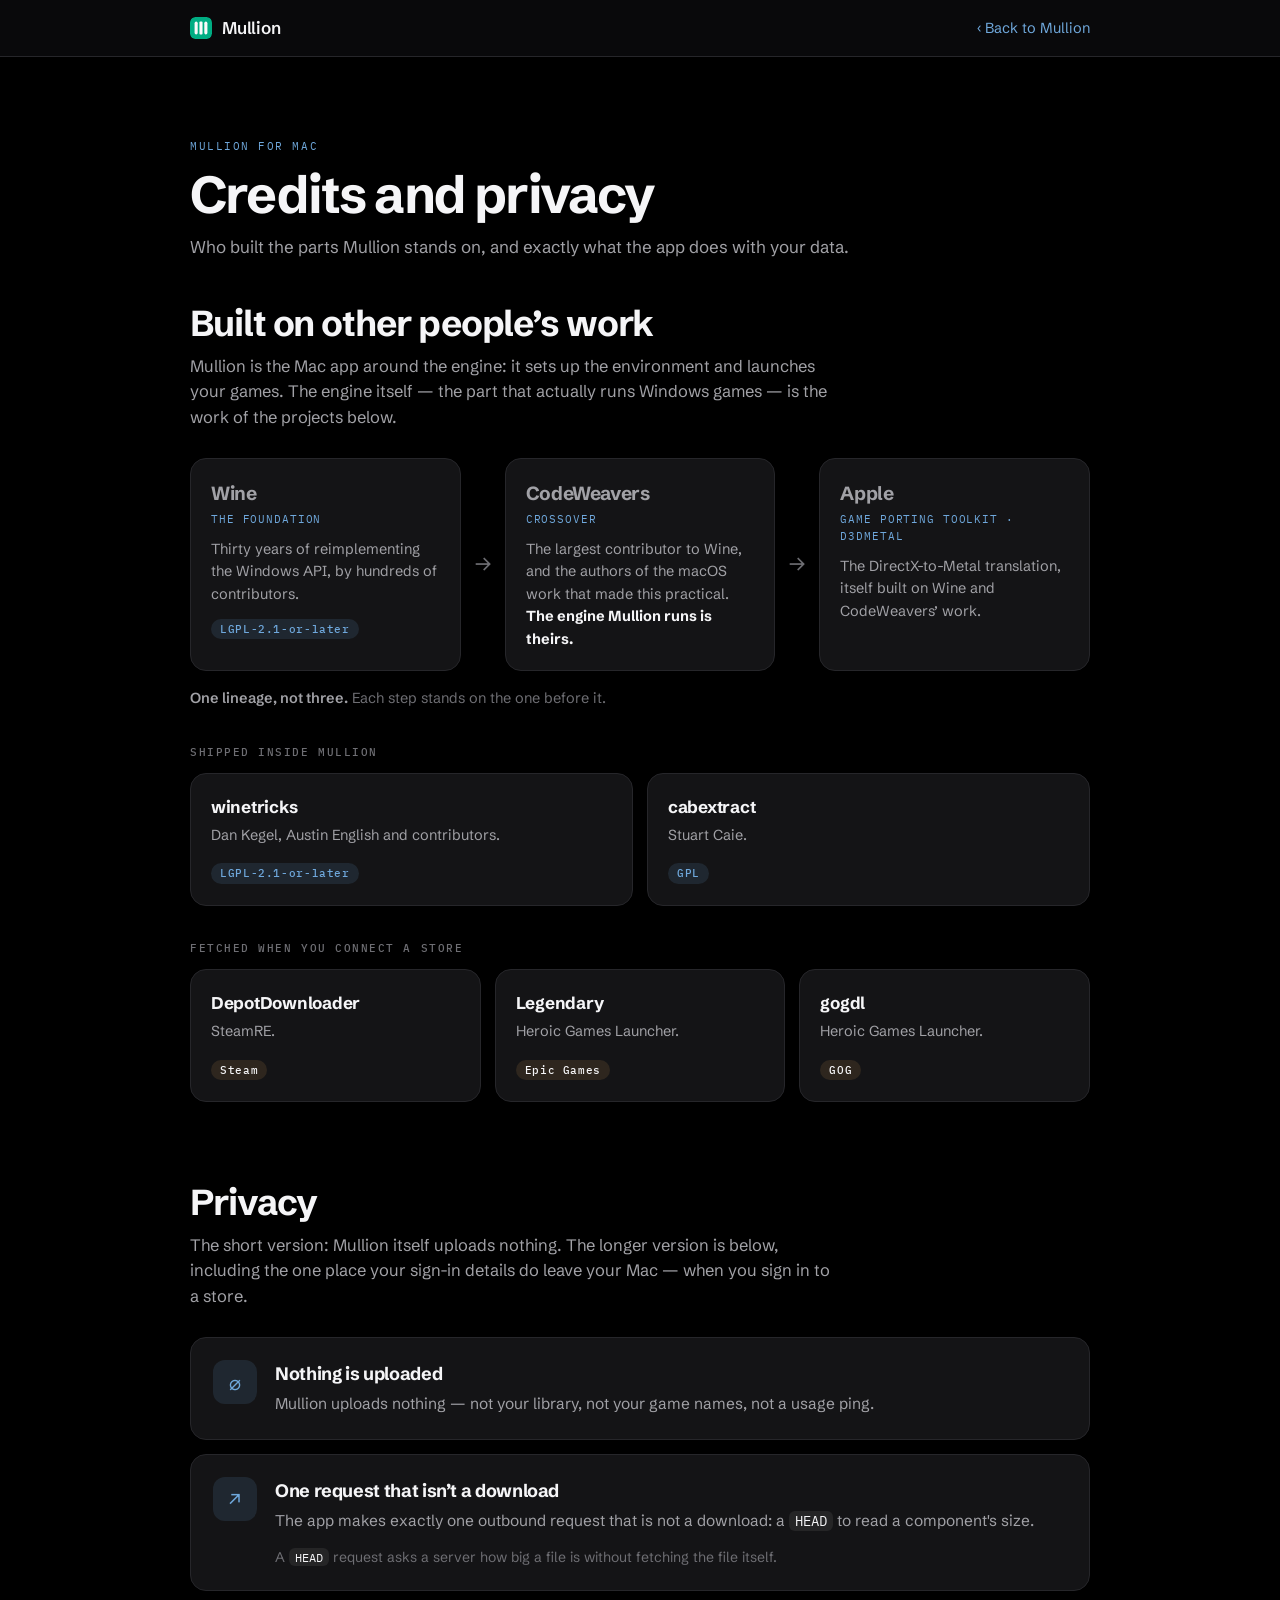
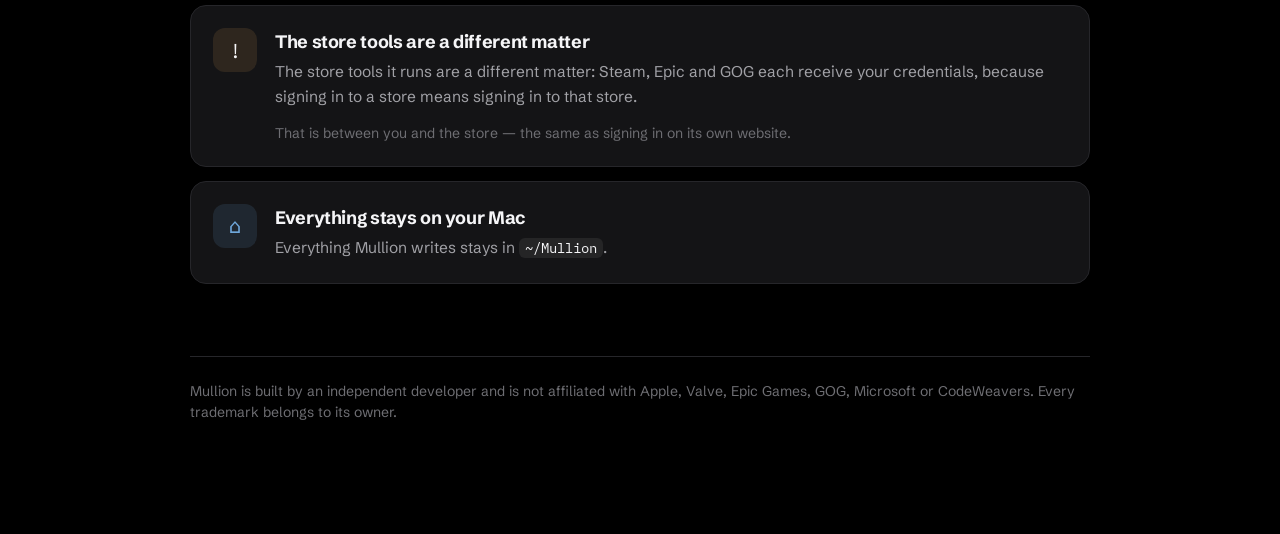
<file: credits.html>
<!doctype html>
<html lang="en">
<head>
<meta charset="utf-8">
<meta name="viewport" content="width=device-width, initial-scale=1">
<title>Credits and Privacy — Mullion</title>
<meta name="description" content="The open-source projects Mullion is built on, what ships inside the app, and exactly what it sends over the network.">
<link rel="canonical" href="https://mullion-runtime.vercel.app/credits.html">
<meta name="robots" content="index, follow">
<meta name="theme-color" content="#000000">
<link rel="icon" type="image/svg+xml" href="img/favicon.svg">
<link rel="apple-touch-icon" href="img/apple-touch-icon.png">
<link rel="preconnect" href="https://fonts.googleapis.com">
<link rel="preconnect" href="https://fonts.gstatic.com" crossorigin>
<link rel="stylesheet" href="https://fonts.googleapis.com/css2?family=Schibsted+Grotesk:wght@400;500;600;700;800&family=IBM+Plex+Mono:wght@400;500&display=swap">
<link rel="stylesheet" href="css/subpage.css">
<link rel="stylesheet" href="css/credits.css">
</head>
<body>

<header class="bar wide-bar"><div class="in">
  <a class="brand" href="./"><img src="img/favicon.svg" alt="">Mullion</a>
  <a class="back" href="./">‹ Back to Mullion</a>
</div></header>

<main class="wide">
  <p class="kick">Mullion for Mac</p>
  <h1>Credits and privacy</h1>
  <p class="lede">Who built the parts Mullion stands on, and exactly what the app does with your data.</p>

  <section class="sec" id="credits" aria-labelledby="h-credits">
    <h2 id="h-credits">Built on other people’s work</h2>
    <p class="sub">Mullion is the Mac app around the engine: it sets up the environment and launches your games. The engine itself — the part that actually runs Windows games — is the work of the projects below.</p>

    <ol class="chain">
      <li class="node">
        <p class="who">Wine</p>
        <p class="what">The foundation</p>
        <p>Thirty years of reimplementing the Windows API, by hundreds of contributors.</p>
        <p style="margin-top:12px"><span class="pill">LGPL-2.1-or-later</span></p>
      </li>
      <li class="arr" aria-hidden="true">→</li>
      <li class="node">
        <p class="who">CodeWeavers</p>
        <p class="what">CrossOver</p>
        <p>The largest contributor to Wine, and the authors of the macOS work that made this practical. <b style="color:var(--w)">The engine Mullion runs is theirs.</b></p>
      </li>
      <li class="arr" aria-hidden="true">→</li>
      <li class="node">
        <p class="who">Apple</p>
        <p class="what">Game Porting Toolkit · D3DMetal</p>
        <p>The DirectX-to-Metal translation, itself built on Wine and CodeWeavers’ work.</p>
      </li>
    </ol>
    <p class="chain-note"><b>One lineage, not three.</b> Each step stands on the one before it.</p>

    <h3>Shipped inside Mullion</h3>
    <div class="cards">
      <div class="card">
        <p class="who">winetricks</p>
        <p class="by">Dan Kegel, Austin English and contributors.</p>
        <span class="pill">LGPL-2.1-or-later</span>
      </div>
      <div class="card">
        <p class="who">cabextract</p>
        <p class="by">Stuart Caie.</p>
        <span class="pill">GPL</span>
      </div>
    </div>

    <h3>Fetched when you connect a store</h3>
    <div class="cards">
      <div class="card">
        <p class="who">DepotDownloader</p>
        <p class="by">SteamRE.</p>
        <span class="pill warm">Steam</span>
      </div>
      <div class="card">
        <p class="who">Legendary</p>
        <p class="by">Heroic Games Launcher.</p>
        <span class="pill warm">Epic Games</span>
      </div>
      <div class="card">
        <p class="who">gogdl</p>
        <p class="by">Heroic Games Launcher.</p>
        <span class="pill warm">GOG</span>
      </div>
    </div>
  </section>

  <section class="sec" id="privacy" aria-labelledby="h-privacy">
    <h2 id="h-privacy">Privacy</h2>
    <p class="sub">The short version: Mullion itself uploads nothing. The longer version is below, including the one place your sign-in details do leave your Mac — when you sign in to a store.</p>

    <div class="facts">
      <div class="fact">
        <div class="ic" aria-hidden="true">⌀</div>
        <h4>Nothing is uploaded</h4>
        <p>Mullion uploads nothing — not your library, not your game names, not a usage ping.</p>
      </div>
      <div class="fact">
        <div class="ic" aria-hidden="true">↗</div>
        <h4>One request that isn’t a download</h4>
        <p>The app makes exactly one outbound request that is not a download: a <code>HEAD</code> to read a component's size.</p>
        <p class="plain">A <code>HEAD</code> request asks a server how big a file is without fetching the file itself.</p>
      </div>
      <div class="fact warn">
        <div class="ic" aria-hidden="true">!</div>
        <h4>The store tools are a different matter</h4>
        <p>The store tools it runs are a different matter: Steam, Epic and GOG each receive your credentials, because signing in to a store means signing in to that store.</p>
        <p class="plain">That is between you and the store — the same as signing in on its own website.</p>
      </div>
      <div class="fact">
        <div class="ic" aria-hidden="true">⌂</div>
        <h4>Everything stays on your Mac</h4>
        <p>Everything Mullion writes stays in <code>~/Mullion</code>.</p>
      </div>
    </div>
  </section>

  <p class="foot">Mullion is built by an independent developer and is not affiliated with Apple, Valve, Epic Games, GOG, Microsoft or CodeWeavers. Every trademark belongs to its owner.</p>
</main>

</body>
</html>
</file>
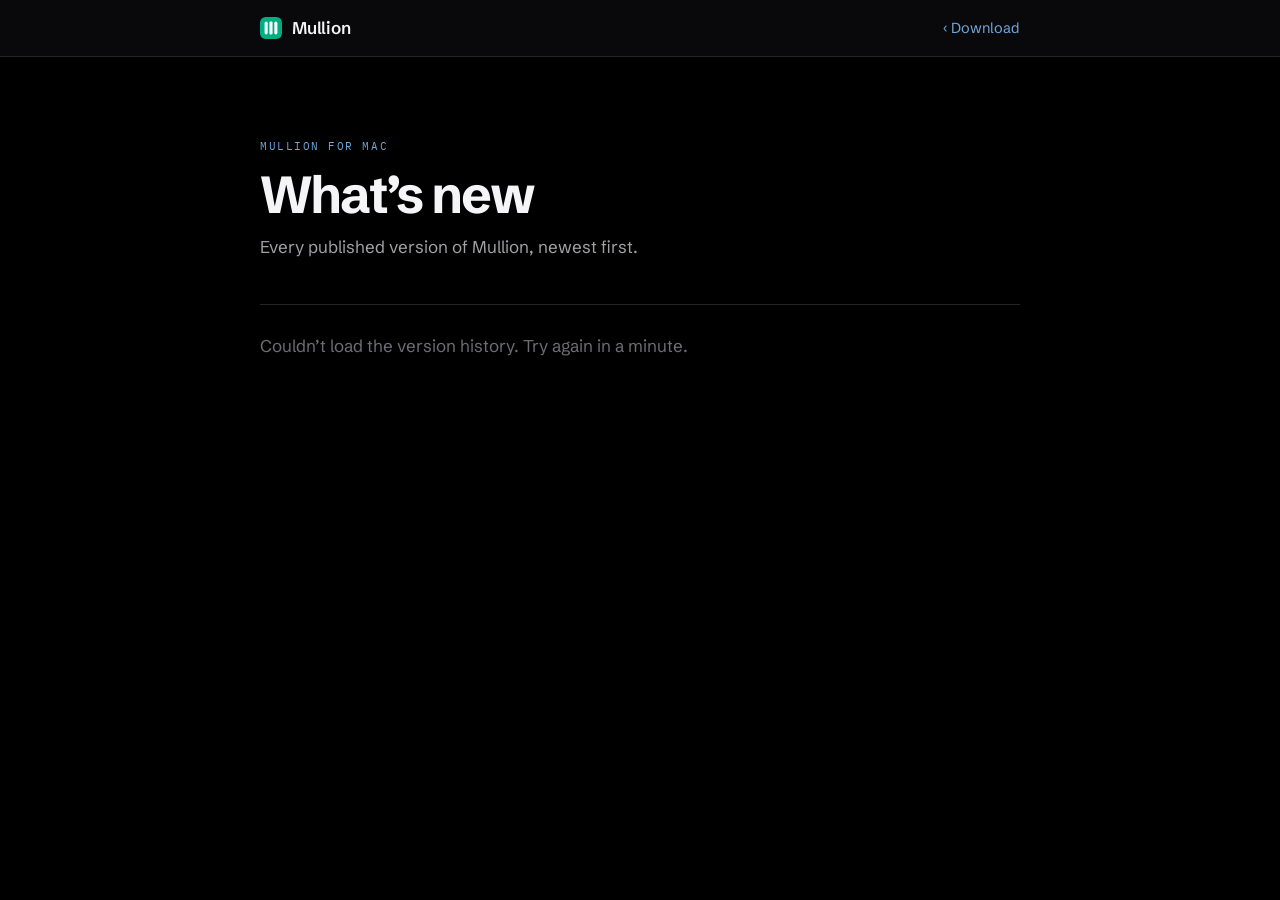
<file: whats-new.html>
<!doctype html>
<html lang="en">
<head>
<meta charset="utf-8">
<meta name="viewport" content="width=device-width, initial-scale=1">
<title>Mullion Changelog — Release Notes and Version History</title>
<meta name="description" content="Every Mullion release: new features, fixes and version history for the Mac app that runs Windows games.">
<link rel="canonical" href="https://mullion-runtime.vercel.app/whats-new.html">
<meta name="robots" content="index, follow">
<meta name="theme-color" content="#000000">
<link rel="icon" type="image/svg+xml" href="img/favicon.svg">
<link rel="apple-touch-icon" href="img/apple-touch-icon.png">
<link rel="preconnect" href="https://fonts.googleapis.com">
<link rel="preconnect" href="https://fonts.gstatic.com" crossorigin>
<link rel="stylesheet" href="https://fonts.googleapis.com/css2?family=Schibsted+Grotesk:wght@400;500;600;700;800&family=IBM+Plex+Mono:wght@400;500&display=swap">
<link rel="stylesheet" href="css/subpage.css">
<style>
.list{list-style:none;margin:0;padding:0}
.item{display:grid;grid-template-columns:170px 1fr;gap:8px 32px;padding:28px 0;border-top:1px solid var(--line-d)}
.meta{display:flex;flex-direction:column;gap:8px;align-items:flex-start}
.ver{font-size:22px;font-weight:700;letter-spacing:-.02em}
.date{font-family:"IBM Plex Mono",monospace;font-size:12px;letter-spacing:.05em;color:var(--w-3)}
.latest{padding:2px 8px;border-radius:99px;font-size:10.5px;font-weight:600;letter-spacing:.06em;
  text-transform:uppercase;color:var(--cold);background:rgb(111 168 220 /.13)}
.notes{margin:0;color:var(--w-2);font-size:16px;line-height:1.65;white-space:pre-line}
.notes.none{color:var(--w-3);font-style:italic}
.dl{display:inline-block;margin-top:14px;font-size:14.5px;font-weight:500}
.state{color:var(--w-3);padding:28px 0;border-top:1px solid var(--line-d)}
@media(max-width:620px){.item{grid-template-columns:1fr;gap:10px}.meta{flex-direction:row;align-items:center;flex-wrap:wrap;gap:12px}}
</style>

</head>
<body>
<header class="bar"><div class="in">
  <a class="brand" href="./"><img src="img/favicon.svg" alt="">Mullion</a>
  <a class="back" href="./#specs">‹ Download</a>
</div></header>

<main>
  <p class="kick">Mullion for Mac</p>
  <h1>What’s new</h1>
  <p class="lede">Every published version of Mullion, newest first.</p>
  <ol class="list" id="list"><li class="state" id="state">Loading…</li></ol>
</main>

<script>
(function(){
  var UPDATE_API_URL = 'https://api.github.com/repos/Sunnatbek077/mullion-runtime/contents/update.json?ref=main';
  var UPDATE_RAW_URL = 'https://raw.githubusercontent.com/Sunnatbek077/mullion-runtime/main/update.json';
  var list = document.getElementById('list');

  function getJSON(url, headers){
    return fetch(url, {cache:'no-store', headers: headers || {}})
      .then(function(r){ if (!r.ok) throw new Error(url + ' ' + r.status); return r.json(); });
  }
  function fetchUpdateDoc(){
    return getJSON(UPDATE_API_URL, {Accept:'application/vnd.github.raw+json'})
      .catch(function(){ return getJSON(UPDATE_RAW_URL); });
  }
  // same rule as the main page and the admin app's VersionOrder
  function compareVersions(a, b){
    var x = String(a).split('.'), y = String(b).split('.');
    for (var i = 0; i < Math.max(x.length, y.length); i++){
      var d = (parseInt(x[i], 10) || 0) - (parseInt(y[i], 10) || 0);
      if (d) return d;
    }
    return 0;
  }
  function formatDate(iso){
    var d = new Date(iso);
    if (isNaN(d.getTime())) return null;
    return d.toLocaleDateString(undefined, {year:'numeric', month:'long', day:'numeric'});
  }
  function entries(doc){
    var all = [];
    if (doc && Array.isArray(doc.history)) all = all.concat(doc.history);
    if (doc && doc.latest) all.push(doc.latest);
    var seen = {};
    return all.filter(function(r){
      if (!r || !r.version) return false;
      var k = r.version + '|' + (r.build || '');
      if (seen[k]) return false;
      seen[k] = true;
      return true;
    }).sort(function(x, y){
      return compareVersions(y.version, x.version) || compareVersions(y.build || 0, x.build || 0);
    });
  }
  function show(msg){
    list.textContent = '';
    var li = document.createElement('li');
    li.className = 'state';
    li.textContent = msg;
    list.appendChild(li);
  }

  fetchUpdateDoc().then(function(doc){
    var rows = entries(doc);
    if (!rows.length){ show('No version has been published yet.'); return; }
    var liveV = doc.latest && doc.latest.version, liveB = doc.latest && doc.latest.build;
    list.textContent = '';
    rows.forEach(function(r){
      var li = document.createElement('li'); li.className = 'item';
      var meta = document.createElement('div'); meta.className = 'meta';
      var v = document.createElement('span'); v.className = 'ver'; v.textContent = r.version;
      meta.appendChild(v);
      if (r.version === liveV && (r.build || '') === (liveB || '')){
        var t = document.createElement('span'); t.className = 'latest'; t.textContent = 'Latest';
        meta.appendChild(t);
      }
      var when = r.publishedAt ? formatDate(r.publishedAt) : null;
      if (when){ var d = document.createElement('span'); d.className = 'date'; d.textContent = when; meta.appendChild(d); }
      var body = document.createElement('div');
      var n = document.createElement('p'); n.className = 'notes';
      var text = r.notes && String(r.notes).trim();
      if (text) n.textContent = text; else { n.className += ' none'; n.textContent = 'No release notes were published for this version.'; }
      body.appendChild(n);
      li.appendChild(meta); li.appendChild(body);
      list.appendChild(li);
    });
  }).catch(function(){ show('Couldn’t load the version history. Try again in a minute.'); });
})();
</script>
</body>
</html>
</file>
<file: css/base.css>
/* Design tokens, page defaults, scenes (dark / deep / light) and the shared column */
:root{
  --black:#000; --near:#0B0B0D; --dark-2:#141416;
  --light:#F2F2F4; --light-2:#E6E6EA;
  --w:#F5F5F7; --w-2:#A1A1A6; --w-3:#6E6E73;
  --k:#111113; --k-2:#5B5B60; --k-3:#86868B;
  --cold:#6FA8DC; --cold-d:#2E6EA6;
  --warm:#E0A458; --warm-d:#A9702F;
  --line-d:#26262A; --line-l:#D2D2D8;
  --pad:clamp(20px,4vw,40px);
  --col:min(1120px,100% - var(--pad)*2);
}
*{box-sizing:border-box}
html{scroll-behavior:smooth;-webkit-text-size-adjust:100%}
@media(prefers-reduced-motion:reduce){html{scroll-behavior:auto}}
body{
  margin:0;background:var(--black);color:var(--w);
  font-family:"Schibsted Grotesk",-apple-system,system-ui,sans-serif;
  font-size:17px;line-height:1.55;-webkit-font-smoothing:antialiased;
}
.mono{font-family:"IBM Plex Mono",ui-monospace,monospace}
:focus-visible{outline:2px solid var(--cold);outline-offset:4px}

/* ── scenes ───────────────────────────────────────────── */
.scene{padding:clamp(88px,13vh,150px) 0}
.dark{background:var(--black);color:var(--w)}
.deep{background:var(--near);color:var(--w)}
.lite{background:var(--light);color:var(--k)}
/* the hero's grid, carried down at a whisper: each dark scene opens on a lit
   hairline and a few rows of grid that are gone before the content starts */
.scene.dark,.scene.deep{position:relative;isolation:isolate;overflow-x:clip}
.scene.dark::before,.scene.deep::before{content:"";position:absolute;inset:0;z-index:-1;pointer-events:none;
  background-image:linear-gradient(rgb(255 255 255 /.045) 1px,transparent 1px),
    linear-gradient(90deg,rgb(255 255 255 /.045) 1px,transparent 1px);
  background-size:64px 64px;background-position:calc(50% - 32px) 0;
  -webkit-mask:radial-gradient(ellipse 58% 460px at 50% 0,#000 10%,transparent 100%);
  mask:radial-gradient(ellipse 58% 460px at 50% 0,#000 10%,transparent 100%)}
.scene.dark::after,.scene.deep::after{content:"";position:absolute;left:50%;top:0;z-index:-1;
  width:min(720px,80%);height:1px;transform:translateX(-50%);pointer-events:none;
  background:linear-gradient(90deg,transparent,rgb(111 168 220 /.55) 35%,rgb(224 164 88 /.45) 65%,transparent)}
.col{width:var(--col);margin:0 auto}
.mid{text-align:center}
.mid p{margin-left:auto;margin-right:auto}

h1,h2{font-weight:700;letter-spacing:-.035em;line-height:1.04;margin:0 0 22px;text-wrap:balance}
h1{font-size:clamp(32px,6.4vw,74px);letter-spacing:-.038em;line-height:1.03}
h2{font-size:clamp(32px,5.4vw,62px)}
h3{font-weight:600;font-size:19px;letter-spacing:-.018em;margin:0 0 8px}
.kicker{
  font-size:clamp(15px,1.7vw,19px);font-weight:600;letter-spacing:-.01em;
  margin:0 0 14px;color:var(--cold)
}
.lite .kicker{color:var(--cold-d)}
p{margin:0 0 20px;font-size:clamp(17px,1.8vw,20px);line-height:1.5;max-width:660px;color:var(--w-2)}
.lite p{color:var(--k-2)}
.small{font-size:15.5px;line-height:1.5;color:var(--w-3);max-width:620px}
.lite .small{color:var(--k-3)}
strong{font-weight:600;color:var(--w)}
.lite strong{color:var(--k)}
code{font-family:"IBM Plex Mono",monospace;font-size:.86em;color:var(--cold)}
.lite code{color:var(--cold-d)}
.grad{background:linear-gradient(96deg,var(--cold) 8%,#DCE6EE 44%,var(--warm) 88%);
  -webkit-background-clip:text;background-clip:text;color:transparent}
</file>
<file: css/nav.css>
/* Top navigation: links, Features dropdown, Download pill, phone menu */
/* ── nav ──────────────────────────────────────────────── */
nav{position:sticky;top:0;z-index:80;background:rgb(0 0 0 /.72);
  backdrop-filter:saturate(180%) blur(20px);border-bottom:1px solid var(--line-d)}
.nv{width:var(--col);margin:0 auto;height:52px;display:flex;align-items:center;gap:14px}
.nv .m{width:22px;height:22px;flex:none}
.nv .b{font-weight:600;font-size:15.5px;letter-spacing:-.02em;color:var(--w)}
.nv .sp{flex:1}
.nv ul{list-style:none;display:flex;align-items:center;gap:24px;margin:0;padding:0}
.nv a{font-size:12.5px;color:var(--w-2);text-decoration:none;letter-spacing:-.005em}
.nv a:hover{color:var(--w)}

/* Features dropdown */
.nv .has{position:relative}
.nv .has>a::after{content:"";display:inline-block;width:5px;height:5px;margin:0 0 2px 7px;
  border-right:1.3px solid currentColor;border-bottom:1.3px solid currentColor;
  transform:rotate(45deg);transition:transform .2s}
.nv .has:hover>a::after,.nv .has:focus-within>a::after{transform:rotate(-135deg) translate(-1px,-1px)}
.nv .sub{position:absolute;top:100%;left:50%;display:block;min-width:180px;
  margin:10px 0 0;padding:8px;background:#0B0B0D;border:1px solid var(--line-d);border-radius:12px;
  box-shadow:0 20px 50px rgb(0 0 0 /.6);
  visibility:hidden;opacity:0;transform:translateX(-50%) translateY(6px);
  transition:opacity .2s ease,transform .2s ease,visibility 0s linear .2s}
.nv .sub::before{content:"";position:absolute;left:0;right:0;top:-12px;height:12px}
.nv .has:hover .sub,.nv .has:focus-within .sub{
  visibility:visible;opacity:1;transform:translateX(-50%);transition-delay:0s}
.nv .sub li{display:block}
.nv .sub a{display:block;padding:9px 12px;border-radius:8px;font-size:13px;white-space:nowrap}
.nv .sub a:hover{background:rgb(255 255 255 /.07);color:var(--w)}

/* Download tugmasi */
.nv .dl a{color:#000;background:var(--w);padding:5px 14px;border-radius:980px;font-weight:600}
.nv .dl a:hover{background:#fff;color:#000}

/* phones: the same list drops down under the bar, opened by .mt */
.mt{display:none;position:relative;width:40px;height:40px;margin-right:-10px;padding:0;
  background:none;border:0;color:var(--w);cursor:pointer;-webkit-tap-highlight-color:transparent}
.mt span{position:absolute;left:11px;right:11px;height:1.5px;border-radius:1px;background:currentColor;
  transition:top .25s ease,transform .25s ease}
.mt span:first-child{top:16px}
.mt span:last-child{top:23px}
nav.open .mt span:first-child{top:19.5px;transform:rotate(45deg)}
nav.open .mt span:last-child{top:19.5px;transform:rotate(-45deg)}
@media(max-width:820px){
  .mt{display:block}
  .nv>ul{position:absolute;left:0;right:0;top:100%;flex-direction:column;align-items:stretch;gap:0;
    padding:6px var(--pad) 18px;background:#060608;border-bottom:1px solid var(--line-d);
    visibility:hidden;opacity:0;transform:translateY(-6px);
    transition:opacity .22s ease,transform .22s ease,visibility 0s linear .22s}
  nav.open .nv>ul{visibility:visible;opacity:1;transform:none;transition-delay:0s}
  .nv>ul a{display:block;padding:13px 0;font-size:17px;letter-spacing:-.015em;color:var(--w);
    border-bottom:1px solid var(--line-d)}
  .nv>ul>li:last-child a{border-bottom:0}
  .nv .has>a::after{display:none}
  .nv .sub{position:static;display:block;min-width:0;margin:0;padding:0 0 0 16px;
    background:none;border:0;box-shadow:none;border-radius:0;
    visibility:visible;opacity:1;transform:none;transition:none}
  .nv .sub::before{display:none}
  .nv .sub a{padding:11px 0;font-size:15px;color:var(--w-2);border-radius:0;
    border-bottom:1px solid var(--line-d)}
  .nv .sub a:hover{background:none}
  .nv .dl a{background:none;padding:13px 0;border-radius:0;color:var(--w);font-weight:400}
}
@media(prefers-reduced-motion:reduce){.mt span,.nv>ul,.nv .sub,.nv .has>a::after{transition:none}}



/* Community icons (Discord, YouTube, Instagram, Reddit) */
.nv .soc{display:flex;align-items:center;gap:2px;margin:0 -4px 0 0}
.nv .soc a{display:grid;place-items:center;width:30px;height:30px;border-radius:8px;color:var(--w-2);
  transition:color .2s,background .2s}
.nv .soc svg{width:16px;height:16px;fill:currentColor}
.nv .soc a:hover{background:rgb(255 255 255 /.08);color:var(--w)}
@media(max-width:1060px){.nv ul{gap:16px}}
@media(max-width:820px){
  .nv>ul>li.soc{display:flex;gap:10px;padding:16px 0 4px;margin:0;border-bottom:1px solid var(--line-d)}
  .nv>ul .soc a{width:44px;height:44px;padding:0;border:0;background:rgb(255 255 255 /.07);color:var(--w);border-radius:12px}
  .nv .soc svg{width:20px;height:20px}
}

/* Brand colours so each link reads at a glance */
.soc a[data-s=discord],.community a[data-s=discord]{--bc:#5865F2}
.soc a[data-s=youtube],.community a[data-s=youtube]{--bc:#FF3B3B}
.soc a[data-s=instagram],.community a[data-s=instagram]{--bc:#F0539B}
.soc a[data-s=reddit],.community a[data-s=reddit]{--bc:#FF5A1F}
.nv .soc a svg{color:var(--bc);opacity:.9;transition:opacity .2s,transform .2s}
.nv .soc a{width:32px;height:32px}
.nv .soc svg{width:18px;height:18px}
.nv .soc a:hover{background:color-mix(in srgb,var(--bc) 16%,transparent)}
.nv .soc a:hover svg{opacity:1;transform:scale(1.08)}
@media(max-width:820px){.nv .soc svg{width:22px;height:22px}.nv>ul .soc a{width:46px;height:46px}}
</file>
<file: css/hero.css>
/* Hero, its engineering-grid backdrop, the Dock, and the scroll-reveal helper */
/* ── hero ─────────────────────────────────────────────── */
/* Sized by height as well as width: the first screen has to hold the icon, the
   headline and the download button *above* the Dock, which is fixed to the bottom
   of the window. Sized by width alone, a 1440×800 window put the button 165px
   under the Dock line and the Dock had to hide on load. */
.hero{position:relative;overflow:hidden;padding:clamp(14px,3.6vh,104px) 0 clamp(72px,11vh,124px)}
.hero h1{font-size:clamp(32px,min(6.4vw,7.2vh),74px);margin-bottom:clamp(14px,2.4vh,22px)}
.bloom{position:absolute;left:50%;top:2%;width:min(1000px,150vw);aspect-ratio:1;
  transform:translateX(-50%);pointer-events:none;
  background:radial-gradient(circle,rgb(111 168 220 /.16) 0%,rgb(224 164 88 /.07) 34%,transparent 62%)}
.hero .col{position:relative}
.appicon{width:clamp(80px,min(17vw,13vh),168px);height:clamp(80px,min(17vw,13vh),168px);
  margin:0 auto clamp(14px,2.6vh,30px);
  filter:drop-shadow(0 28px 60px rgb(0 0 0 /.85))}
.appicon svg{display:block;width:100%;height:100%}
.lede{font-size:clamp(17px,min(2.1vw,2.5vh),23px);color:var(--w-2);max-width:660px;margin:0 auto clamp(20px,3.4vh,34px)}
.cta{display:flex;gap:12px;justify-content:center;flex-wrap:wrap;margin-bottom:18px}
.btn{font-size:15px;font-weight:600;letter-spacing:-.01em;padding:13px 26px;border-radius:980px;
  text-decoration:none;border:1px solid transparent;display:inline-flex;align-items:center;gap:8px}
.btn-p{background:var(--w);color:#000}
.btn-p:hover{background:#fff}
.btn-p[aria-disabled="true"]{background:transparent;color:var(--w-3);border-color:var(--line-d);cursor:not-allowed}
.btn-s{color:var(--cold);border-color:transparent}
.btn-s:hover{text-decoration:underline}
.specline{font-size:13px;color:var(--w-3);letter-spacing:-.005em}

/* the version chip — what shipped last, one click from the download */
.chip{display:inline-flex;align-items:center;gap:10px;margin:0 0 clamp(14px,2.4vh,26px);padding:6px 14px 6px 11px;
  border:1px solid var(--line-d);border-radius:99px;background:rgb(255 255 255 /.035);
  font-family:"IBM Plex Mono",monospace;font-size:12px;letter-spacing:.01em;color:var(--w-2);
  text-decoration:none;transition:border-color .2s,color .2s,background .2s}
.chip:hover{border-color:#3A3A42;color:var(--w);background:rgb(255 255 255 /.06)}
.chip .live{position:relative;width:7px;height:7px;border-radius:50%;background:#00AD83;flex:none}
.chip .live::after{content:"";position:absolute;inset:0;border-radius:50%;background:#00AD83;
  animation:ping 2.2s cubic-bezier(0,0,.2,1) infinite}
.chip .ar{color:var(--w-3);transition:transform .2s}
.chip:hover .ar{transform:translateX(3px);color:var(--w)}
@keyframes ping{75%,100%{transform:scale(2.6);opacity:0}}

/* ── hero backdrop: an engineering grid ───────────────── */
/* The page is about a translation layer, so the backdrop is drawn the way the work
   looks: a 64px grid with signal running along its lines, the first bytes of a
   Windows executable on one side and the wrap it turns into on the other. All of it
   sits under .col and fades out before the headline has to compete with it. */
.hero{background:var(--black) url("data:image/svg+xml,%3Csvg xmlns='http://www.w3.org/2000/svg' width='180' height='180'%3E%3Cfilter id='n'%3E%3CfeTurbulence type='fractalNoise' baseFrequency='.85' numOctaves='2' stitchTiles='stitch'/%3E%3CfeColorMatrix values='0 0 0 0 1 0 0 0 0 1 0 0 0 0 1 0 0 0 .05 0'/%3E%3C/filter%3E%3Crect width='100%25' height='100%25' filter='url(%23n)'/%3E%3C/svg%3E")}
.hgrid{position:absolute;inset:0;pointer-events:none;
  -webkit-mask:radial-gradient(ellipse 72% 78% at 50% 0%,#000 22%,transparent 74%);
  mask:radial-gradient(ellipse 72% 78% at 50% 0%,#000 22%,transparent 74%)}
/* lines fall at 50% ± 32px + n·64px across, n·64px down — the pulses below use the same sums */
.hgrid::before{content:"";position:absolute;inset:0;
  background-image:linear-gradient(rgb(255 255 255 /.06) 1px,transparent 1px),
    linear-gradient(90deg,rgb(255 255 255 /.06) 1px,transparent 1px);
  background-size:64px 64px;background-position:calc(50% - 32px) 0}
/* a few cells lit, as if selected */
.hgrid .cell{position:absolute;width:63px;height:63px;margin:1px 0 0 1px;
  left:calc(50% - 32px + var(--x) * 64px);top:calc(var(--y) * 64px);
  background:var(--c,rgb(111 168 220 /.07))}
.hgrid .p{position:absolute;opacity:0;animation:var(--a) var(--t,7s) linear var(--d,0s) infinite}
.hgrid .p.h{left:0;top:calc(var(--y) * 64px);width:180px;height:1px;
  background:linear-gradient(90deg,transparent,var(--c,var(--cold)),transparent);--a:px}
.hgrid .p.v{top:0;left:calc(50% - 32px + var(--x) * 64px);width:1px;height:150px;
  background:linear-gradient(180deg,transparent,var(--c,var(--cold)),transparent);--a:py}
@keyframes px{0%{transform:translateX(-200px);opacity:0}8%,86%{opacity:1}100%{transform:translateX(100vw);opacity:0}}
@keyframes py{0%{transform:translateY(-160px);opacity:0}8%,80%{opacity:1}100%{transform:translateY(780px);opacity:0}}

.hsrc{position:absolute;top:clamp(120px,17vh,170px);margin:0;pointer-events:none;
  font-family:"IBM Plex Mono",monospace;font-size:11px;line-height:2;letter-spacing:.02em;
  color:rgb(255 255 255 /.17);white-space:pre;
  -webkit-mask:linear-gradient(180deg,#000 40%,transparent);mask:linear-gradient(180deg,#000 40%,transparent)}
.hsrc.hex{left:max(28px,calc(50% - 690px))}
.hsrc.sh{right:max(28px,calc(50% - 690px))}
.hsrc .o{color:rgb(255 255 255 /.09)}
.hsrc .k{color:rgb(111 168 220 /.5)}
.hsrc .w{color:rgb(224 164 88 /.6)}
.hsrc .ok{color:rgb(0 173 131 /.6)}
.hsrc .cm{color:rgb(255 255 255 /.1)}
@media(max-width:1279px){.hsrc{display:none}}
@media(prefers-reduced-motion:reduce){.hgrid .p,.chip .live::after{animation:none;display:none}}

/* ── the Dock ─────────────────────────────────────────── */
/* The lede promises an icon in the Dock, so the hero shows one. Two SVGs share
   the same <symbol> tiles: a viewBox can't be changed from CSS, and one dock
   scaled down to a phone puts 24pt icons on screen. */
.dock{position:fixed;left:50%;bottom:14px;transform:translateX(-50%);margin:0;width:calc(100% - 24px);max-width:min(920px,108vh);z-index:60;pointer-events:none;
  transition:transform .5s cubic-bezier(.4,0,.2,1),opacity .35s ease}
.dock.hide{transform:translateX(-50%) translateY(160px);opacity:0}
.dock.hide .wide,.dock.hide .narrow{pointer-events:none}
.dock .wide,.dock .narrow{pointer-events:auto}
@media(prefers-reduced-motion: reduce){.dock{transition:opacity .2s ease}.dock.hide{transform:translateX(-50%)}}
/* glass over pure black reads as a grey bar — a hint of desktop behind it is what
   makes the panel look lit rather than filled */
.dock::before{content:"";position:absolute;left:50%;top:50%;width:112%;height:300%;
  transform:translate(-50%,-50%);border-radius:50%;pointer-events:none;filter:blur(22px);
  background:radial-gradient(50% 50% at 50% 50%,rgb(96 132 176/.2),rgb(126 96 62/.1) 52%,transparent 72%)}
.dock svg{position:relative;display:block;width:100%;height:auto;
  filter:drop-shadow(0 22px 46px rgb(0 0 0/.75))}
.dock .narrow{display:none}
.dockicon{cursor:pointer}
.dockicon use{transition:transform .15s ease}
.dockicon:hover use{transform:scale(1.15)}
.dockicon:focus-visible use{outline:2px solid #fff;outline-offset:2px;border-radius:14px}
@media(max-width:700px){.dock{max-width:520px}.dock .wide{display:none}.dock .narrow{display:block}}

/* ── reveal ───────────────────────────────────────────── */
.rv{opacity:1;transform:none}
.js .rv{opacity:0;transform:translateY(26px)}
.js .rv.in{opacity:1;transform:none;transition:opacity .7s cubic-bezier(.22,.7,.3,1),transform .7s cubic-bezier(.22,.7,.3,1)}
/* the hero must be painted immediately — a blank first screen while a
   reveal runs is worse than no reveal at all */
.js .hero .rv{opacity:1;transform:none}
@media(prefers-reduced-motion:reduce){.js .rv{opacity:1;transform:none}}
</file>
<file: css/how-it-works.css>
/* The build animation card and the DirectX → Metal path diagram */
/* ── build animation ──────────────────────────────────── */
.build{max-width:660px;margin:44px auto 0;border:1px solid var(--line-l);border-radius:16px;
  background:#fff;overflow:hidden;text-align:left}
.dark .build,.deep .build{border-color:var(--line-d);background:var(--dark-2)}
.build .hd{display:flex;align-items:center;gap:8px;padding:13px 18px;border-bottom:1px solid var(--line-l)}
.dark .build .hd,.deep .build .hd{border-color:var(--line-d)}
.dot{width:9px;height:9px;border-radius:50%;background:var(--line-l)}
.build .ttl{font-size:12.5px;color:var(--k-3);margin-left:8px}
.steps{padding:8px 0}
.st{display:flex;align-items:center;gap:13px;padding:9px 20px;font-size:14.5px;color:var(--k-3)}
.st .ic{width:16px;height:16px;flex:none;border-radius:50%;border:1.5px solid var(--line-l);
  display:grid;place-items:center;font-size:10px;line-height:1;color:#fff}
.st.run .ic{border-color:var(--cold-d);border-right-color:transparent;animation:spin .8s linear infinite}
.st.done{color:var(--k)}
.st.done .ic{background:var(--cold-d);border-color:var(--cold-d)}
.st.done .ic::after{content:"✓"}
@keyframes spin{to{transform:rotate(360deg)}}
.build .ft{padding:15px 20px;border-top:1px solid var(--line-l);font-size:14px;
  color:var(--k-3);display:flex;justify-content:space-between;gap:14px;align-items:center}
.build.fin .ft b{opacity:1}
.bar{height:3px;background:var(--line-l);border-radius:3px;overflow:hidden;flex:1;max-width:180px}
.bar i{display:block;height:100%;width:0;background:var(--cold-d);transition:width .5s ease}
.build .ft b{color:var(--k);font-weight:600;opacity:0;transition:opacity .4s}

/* ── path diagram ─────────────────────────────────────── */
.paths{max-width:760px;margin:46px auto 0;display:grid;gap:18px}
.path{border:1px solid var(--line-d);border-radius:14px;padding:20px 22px;background:var(--dark-2)}
.path .lbl{font-size:12.5px;color:var(--w-3);margin-bottom:14px;display:flex;
  justify-content:space-between;gap:12px}
.path .lbl b{font-weight:600;color:var(--w)}
.track{display:flex;align-items:center;gap:0}
.node{font-size:13px;font-weight:600;padding:7px 13px;border-radius:8px;
  background:#1E1E22;color:var(--w);white-space:nowrap}
.seg{flex:1;height:2px;background:#2A2A30;position:relative;min-width:22px}
.seg::after{content:"";position:absolute;top:-3px;left:0;width:8px;height:8px;border-radius:50%;
  background:var(--cold);opacity:0}
.in .seg::after{animation:flow 2.4s linear infinite}
.path.ours .seg::after{background:var(--warm)}
.path.ours .in .seg::after,.in .path.ours .seg::after{animation-duration:1.2s}
@keyframes flow{0%{left:0;opacity:0}12%{opacity:1}88%{opacity:1}100%{left:100%;opacity:0}}
@media(prefers-reduced-motion:reduce){.seg::after{display:none}}
@media(max-width:600px){.track{flex-direction:column;align-items:stretch;gap:8px}
  .seg{min-height:18px;width:2px;height:auto;margin:0 auto}}

/* two depths, side by side — the layout is the argument:
   the left column is airy, the right is dense, same app */
.layers{display:grid;grid-template-columns:1fr 1fr;gap:0;margin:52px 0 0;text-align:left;
  border-top:1px solid var(--line-d)}
.layers>div{padding:30px 34px 34px 0}
.layers>div+div{padding-left:34px;border-left:1px solid var(--line-d)}
.lyr-h{font-size:12px;font-weight:600;letter-spacing:.12em;text-transform:uppercase;
  color:var(--w-3);margin:0 0 6px}
.lyr-t{font-size:22px;font-weight:600;letter-spacing:-.022em;margin:0 0 22px;color:var(--w)}
.easy{list-style:none;padding:0;margin:0}
.easy li{padding:15px 0;border-bottom:1px solid var(--line-d);font-size:17px;
  line-height:1.45;color:var(--w-2)}
.easy li:last-child{border-bottom:0}
.easy b{display:block;font-weight:600;color:var(--w);font-size:15px;margin-bottom:3px}
.deepl{list-style:none;padding:0;margin:0;display:grid;grid-template-columns:1fr 1fr;
  gap:0 22px}
.deepl li{padding:7px 0;font-size:13.5px;line-height:1.4;color:var(--w-2);
  display:flex;gap:9px;align-items:baseline}
.deepl .c{font-family:"IBM Plex Mono",monospace;font-size:11px;color:var(--warm);flex:none;
  min-width:30px;text-align:right}
.layers .foot{grid-column:1/-1;border-top:1px solid var(--line-d);border-left:0!important;
  padding:22px 0 0!important}
.layers .foot p{margin:0;font-size:16.5px;color:var(--w-2);max-width:none}
@media(max-width:820px){
  .layers{grid-template-columns:1fr}
  .layers>div+div{padding-left:0;border-left:0;border-top:1px solid var(--line-d)}
  .deepl{grid-template-columns:1fr}
}
</file>
<file: css/games.css>
/* #games: the scroll-scrubbed MacBook and the three big screens */
/* ── the games: a scroll-scrubbed MacBook, then three big screens ─── */
/* The laptop is not an animation that plays; it is scrubbed by the scrollbar. The
   track is the scroll distance the sequence gets, the sticky child is what you see. */
/* NB: `.track` already exists above, for the DirectX→Metal path diagram. This one
   needs its own name or the two silently overwrite each other — the diagram grows to
   210vh and the pin becomes a centred flex item that sits below the fold. */
.scrub{position:relative;margin:clamp(30px,4vw,54px) auto 0;height:210vh}
/* The caption belongs inside the pin. Left in normal flow after the track it only
   appeared once the pin released — a screen and a half of empty black between the
   picture and the words describing it. */
.scrub .pin{position:sticky;top:0;height:100vh;display:flex;flex-direction:column;
  align-items:center;justify-content:center;gap:clamp(16px,2.4vh,30px)}
/* the column's full width where there is room, and the display's own shape so the 3D
   panel fills the canvas exactly; on a short window the stage gives way rather than
   pushing the caption off screen */
.stage{position:relative;flex:none;aspect-ratio:16/10.35;
  width:min(100%,calc((100vh - 200px) * 1.549))}
#mbcanvas{display:block;width:100%;height:100%;opacity:0;transform:translateZ(0);will-change:transform}
.stage.ready #mbcanvas{opacity:1}

/* the still the 3D hands over to, once the screen has filled the frame */
.mbhand{position:absolute;inset:0;display:grid;place-items:center;opacity:0;
  pointer-events:none}
.mbhand .f{width:100%;aspect-ratio:16/9;border-radius:16px;overflow:hidden;background:#000;max-width:none;
  border:1px solid #2E3136;box-shadow:0 34px 80px rgb(0 0 0/.72),0 0 0 5px rgb(255 255 255/.03)}
.mbhand img{width:100%;height:100%;object-fit:cover;display:block}

/* The fallback is the default, not the exception: it is what shows on a phone, under
   reduced motion, with no WebGL, or with the file opened straight off disk. */
.mbfall{position:absolute;inset:0;display:grid;place-items:center;pointer-events:none}
.stage.ready .mbfall{display:none}
.mbfall .f{width:100%;aspect-ratio:16/9;border-radius:16px;overflow:hidden;background:#000;
  border:1px solid #2E3136;box-shadow:0 34px 80px rgb(0 0 0/.72),0 0 0 5px rgb(255 255 255/.03)}
.mbfall img{width:100%;height:100%;object-fit:cover;display:block}
/* nothing to scrub without the 3D, so the track collapses to one screen — and the
   caption is faded in by the sequence, so without it the CSS has to show it */
.scrub.flat{height:auto}
.scrub.flat .pin{position:static;height:auto}
.scrub.flat .stage{width:100%}
.scrub.flat .stagecap{opacity:1;margin-top:clamp(20px,3vw,32px)}

.stagecap{margin:0;max-width:660px;flex:none;text-align:center;opacity:0}
.stagecap b{display:block;font-size:18px;font-weight:600;letter-spacing:-.02em;color:var(--w);
  margin-bottom:5px}
.stagecap p{margin:0;font-size:15.5px;line-height:1.5;color:var(--w-3);max-width:none}

/* the three big screens */
.bigs{margin-top:clamp(78px,10vw,130px);display:grid;gap:clamp(64px,8vw,116px)}
.big .lbl{display:flex;align-items:baseline;justify-content:center;gap:14px;flex-wrap:wrap;
  margin-bottom:20px}
.big .lbl h3{margin:0;font-size:clamp(23px,2.6vw,32px);font-weight:700;letter-spacing:-.032em;
  color:var(--w)}
.big .lbl span{font-family:"IBM Plex Mono",monospace;font-size:10.5px;letter-spacing:.16em;
  text-transform:uppercase;color:var(--w-3)}
.bigscreen{position:relative;aspect-ratio:16/9;border-radius:16px;overflow:hidden;background:#000;
  border:1px solid #2E3136;box-shadow:0 34px 80px rgb(0 0 0/.72),0 0 0 5px rgb(255 255 255/.03)}
.bigscreen img{width:100%;height:100%;object-fit:cover;display:block}
.bigscreen::after{content:"";position:absolute;inset:0;pointer-events:none;
  background:linear-gradient(104deg,rgb(255 255 255/.07) 0 14%,transparent 40%)}
.big p.say{margin:18px auto 0;max-width:560px;font-size:15.5px;line-height:1.5;color:var(--w-3);
  text-align:center}
/* a screen that only fades in reads as a slideshow; the tilt is what makes it a screen */
.js .big.rv{opacity:0;transform:perspective(1500px) rotateX(8deg) translateY(46px) scale(.975)}
.js .big.rv.in{opacity:1;transform:none;
  transition:opacity .85s cubic-bezier(.22,.7,.3,1),transform .95s cubic-bezier(.22,.7,.3,1)}
@media(prefers-reduced-motion:reduce){
  .js .big.rv,.js .big.rv.in{opacity:1;transform:none;transition:none}}
</file>
<file: css/backdrops.css>
/* Per-section backdrops: dot grid, cursor spotlight, side columns, diagrams */
/* ── section backdrops ────────────────────────────────── */
/* Each one draws what its section is about, at a whisper, behind the content.
   Side columns only appear where there is margin for them (≥1280px); motion
   only runs while its section is on screen (.on) and never under reduced motion. */

/* light scenes: a blueprint dot grid that fades out under the heading */
.scene.lite{position:relative;isolation:isolate}
.scene.lite::before{content:"";position:absolute;inset:0;z-index:-1;pointer-events:none;
  background:radial-gradient(rgb(46 110 166 /.22) 1px,transparent 1.5px) calc(50% - 11px) 0/22px 22px;
  -webkit-mask:radial-gradient(ellipse 62% 420px at 50% 0,#000 10%,transparent 100%);
  mask:radial-gradient(ellipse 62% 420px at 50% 0,#000 10%,transparent 100%)}

/* cursor spotlight: the grid lights up around the pointer (mouse only) */
/* A fixed 480px square moved with transform, its background shifted back so its
   lines land on the section's own grid. A full-height layer with a moving mask
   would repaint all 5000px of #games on every mouse move. */
.spot{position:absolute;left:0;top:0;width:480px;height:480px;z-index:-1;pointer-events:none;
  opacity:0;transition:opacity .45s ease;will-change:transform;
  background-image:linear-gradient(rgb(255 255 255 /.12) 1px,transparent 1px),
    linear-gradient(90deg,rgb(255 255 255 /.12) 1px,transparent 1px);
  background-size:64px 64px;
  -webkit-mask:radial-gradient(circle 230px at 50% 50%,#000,transparent 72%);
  mask:radial-gradient(circle 230px at 50% 50%,#000,transparent 72%)}
.spot.on{opacity:1}
.hero .spot{z-index:0}

/* shared: dim monospace columns in the side margins */
.side{position:absolute;margin:0;pointer-events:none;white-space:pre;
  font-family:"IBM Plex Mono",monospace;font-size:11px;letter-spacing:.02em}
.side.l{left:max(28px,calc(50% - 690px))}
.side.r{right:max(28px,calc(50% - 690px))}
@media(max-width:1279px){.side,.pk{display:none}}

/* Graphics: the D3D12 objects a game creates, and the Metal objects D3DMetal
   answers with — row for row — with calls crossing from one side to the other */
.mbg{position:absolute;inset:0;z-index:-1;pointer-events:none;overflow:hidden;
  /* calls vanish under the copy and reappear on the far side: they pass *through* the diagram */
  -webkit-mask:linear-gradient(90deg,#000 0,#000 22%,transparent 30%,transparent 70%,#000 78%);
  mask:linear-gradient(90deg,#000 0,#000 22%,transparent 30%,transparent 70%,#000 78%)}
.mbg .side{top:var(--top);line-height:var(--row);color:rgb(255 255 255 /.16)}
.mbg{--top:clamp(150px,18vh,190px);--row:30px}
.mbg .side b{font-weight:400;color:rgb(255 255 255 /.07);display:block}
.mbg .l .h{color:rgb(111 168 220 /.5)}
.mbg .r .h{color:rgb(224 164 88 /.55)}
.mbg .r{text-align:right}
.pk{position:absolute;left:0;top:calc(var(--top) + (var(--i) + 1) * var(--row) + 15px);
  width:90px;height:1px;opacity:0;
  background:linear-gradient(90deg,transparent,var(--cold) 45%,var(--warm) 80%,transparent)}
.on .pk{animation:pk var(--t,5s) cubic-bezier(.45,0,.55,1) var(--d,0s) infinite}
@keyframes pk{0%{transform:translateX(calc(max(28px,50vw - 690px) + 200px));opacity:0}
  10%,88%{opacity:.9}
  100%{transform:translateX(calc(100vw - max(28px,50vw - 690px) - 290px));opacity:0}}

/* How it works: the folder that goes in and the bundle that comes out, lit
   step by step as the build card above runs */
.bbg{position:absolute;inset:0;z-index:-1;pointer-events:none}
.bbg .side{top:clamp(160px,20vh,210px);line-height:2.1;color:rgb(17 17 19 /.26)}
.bbg .cap{display:block;margin-bottom:6px;font-size:10px;letter-spacing:.16em;text-transform:uppercase;
  color:rgb(17 17 19 /.3)}
.bbg s{text-decoration:line-through;text-decoration-color:rgb(17 17 19 /.3);color:rgb(17 17 19 /.16)}
.bbg [data-at]{transition:color .35s ease}
.bbg [data-at].lit{color:var(--cold-d)}
.bbg .tag{font-size:9.5px;padding:1px 6px;border-radius:4px;margin-left:8px;opacity:0;
  background:rgb(46 110 166 /.12);color:var(--cold-d);transition:opacity .35s}
.bbg .lit .tag,.bbg .lit+.tag{opacity:1}
.bbg .done{color:rgb(0 140 105 /0);transition:color .4s}
.bbg .done.lit{color:#00936F}

/* Stores: a download, drawn as its chunks — see the canvas code. It lives in the
   scene's bottom padding, under the copy rather than behind it. */
.chunks{position:absolute;left:0;bottom:0;width:100%;height:calc(clamp(88px,13vh,150px) - 18px);
  z-index:-1;pointer-events:none;
  -webkit-mask:radial-gradient(ellipse 52% 130% at 50% 100%,#000 30%,transparent 80%);
  mask:radial-gradient(ellipse 52% 130% at 50% 100%,#000 30%,transparent 80%)}

@media(prefers-reduced-motion:reduce){.on .pk{animation:none}}
</file>
<file: css/features.css>
/* Stat / feature rows and the entry-level note (MacBook comparison) */
/* ── stat / feature rows ──────────────────────────────── */
.trio{display:grid;grid-template-columns:repeat(auto-fit,minmax(230px,1fr));
  gap:clamp(28px,4vw,54px);margin-top:56px;text-align:left}
.trio p{font-size:15.5px;margin:0;color:var(--w-3)}
.lite .trio p{color:var(--k-3)}
.trio .n{font-family:"IBM Plex Mono",monospace;font-size:11px;letter-spacing:.14em;
  text-transform:uppercase;color:var(--cold);display:block;margin-bottom:11px}
.lite .trio .n{color:var(--cold-d)}

/* ── entry-level note ─────────────────────────────────── */
.entry{margin-top:clamp(48px,6vw,74px);text-align:left;
  border:1px solid var(--line-d);border-radius:20px;padding:clamp(28px,3.6vw,46px)}
.lite .entry{border-color:var(--line-l)}
.ekick{font-family:"IBM Plex Mono",monospace;font-size:11px;letter-spacing:.16em;
  text-transform:uppercase;color:var(--cold);margin:0 0 14px}
.lite .ekick{color:var(--cold-d)}
.entry p{margin-left:0;margin-right:0}   /* .mid p{margin:auto} would centre these */
.entry h3{font-size:clamp(23px,2.8vw,34px);letter-spacing:-.03em;line-height:1.08;
  margin:0 0 14px;max-width:20ch}
.entry .lead{font-size:16.5px;margin:0;max-width:72ch;color:var(--w-2)}
.lite .entry .lead{color:var(--k-2)}

/* Both machines drawn in profile rather than photographed: the side is where the
   claim lives — no vent on either one, so the shell is the whole cooling system.
   Every id inside is suffixed, since two copies of this sit in one document. */
.rigs{display:grid;grid-template-columns:repeat(auto-fit,minmax(240px,1fr));
  gap:clamp(16px,2.2vw,26px);margin-top:clamp(26px,3.2vw,38px)}
.rig{position:relative;display:grid;grid-template-rows:clamp(150px,17vw,196px) auto;margin:0;
  border:1px solid var(--line-d);border-radius:14px;background:var(--dark-2);
  padding:6px 18px 16px;overflow:hidden}
.rig::before{content:"";position:absolute;left:50%;top:34%;width:78%;aspect-ratio:1.7;
  transform:translate(-50%,-50%);border-radius:50%;pointer-events:none;
  background:radial-gradient(closest-side,rgb(111 168 220 /.13),transparent)}
.lite .rig{border-color:var(--line-l);background:#fff}
/* the two shots are cut-outs of different crops, so a fixed box plus contain is
   what makes them read as one set rather than two pasted pictures */
.rig img{position:relative;display:block;width:100%;height:100%;object-fit:contain;
  object-position:center bottom;margin:8px 0 14px}
.rig.wide img{padding-bottom:14px}
.rig figcaption{display:flex;flex-wrap:wrap;align-items:baseline;gap:4px 10px}
.rig figcaption b{font-weight:600;font-size:15px;letter-spacing:-.015em;color:var(--w)}
.lite .rig figcaption b{color:var(--k)}
.rig figcaption span{font-family:"IBM Plex Mono",monospace;font-size:11px;letter-spacing:.08em;
  text-transform:uppercase;color:var(--w-3)}
.lite .rig figcaption span{color:var(--k-3)}

/* the cooling claim is a measurement, so it is drawn as one */
.therm{margin-top:clamp(28px,3.4vw,40px);padding-top:clamp(24px,3vw,32px);
  border-top:1px solid var(--line-d)}
.lite .therm{border-top-color:var(--line-l)}
.tlbl{display:flex;flex-wrap:wrap;justify-content:space-between;gap:8px 18px;
  align-items:baseline;margin-bottom:20px}
.tlbl .n{font-family:"IBM Plex Mono",monospace;font-size:11px;letter-spacing:.14em;
  text-transform:uppercase;color:var(--warm)}
.lite .tlbl .n{color:var(--warm-d)}
.tlbl .src{font-size:12.5px;color:var(--w-3)}
.lite .tlbl .src{color:var(--k-3)}
.trow{display:grid;grid-template-columns:118px minmax(0,1fr) auto;align-items:center;
  gap:16px;margin-top:12px}
.trow .tk{font-size:13.5px;color:var(--w-2)}
.lite .trow .tk{color:var(--k-2)}
.tb{height:9px;border-radius:99px;background:#1E1E22;overflow:hidden}
.lite .tb{background:var(--light-2)}
/* --fill, never --w: :root already owns --w as the primary text colour.
   Filled by default and emptied only under .js, the same shape .rv uses — with
   the fill keyed to .in alone, a reader without JS gets two blank tracks. */
.tb i{display:block;height:100%;width:var(--fill);border-radius:inherit;background:var(--cold)}
.js .tb i{width:0;transition:width 1.05s cubic-bezier(.22,.7,.3,1) .2s}
.js .entry.in .tb i{width:var(--fill)}
.tb.hot i{background:var(--warm)}
.tv{font-family:"IBM Plex Mono",monospace;font-size:13px;color:var(--w);white-space:nowrap}
.lite .tv{color:var(--k)}
.tv em{font-style:normal;color:var(--w-3);margin-left:9px}
.lite .tv em{color:var(--k-3)}
.tcap{font-size:15px;line-height:1.5;margin:24px 0 0;max-width:none;color:var(--w-3)}
.tsrc{font-size:12.5px;line-height:1.55;margin:12px 0 0;max-width:none;color:#5A5A60}
.lite .tsrc{color:#9A9AA2}
.tsrc a{color:#7A7A82;text-decoration:underline;text-underline-offset:2px}
.tsrc a:hover{color:var(--w)}
.lite .tsrc a{color:#7A7A82}.lite .tsrc a:hover{color:var(--k)}
.lite .tcap{color:var(--k-3)}
@media(max-width:720px){
  .trow{grid-template-columns:1fr;gap:7px;margin-top:18px}
  .trow .tv{text-align:left}
}
@media(prefers-reduced-motion:reduce){.js .tb i{transition:none}}
</file>
<file: css/pricing.css>
/* Spec tables and pricing tiers */
/* ── spec tables ──────────────────────────────────────── */
.tw{overflow-x:auto;margin-top:44px;border-radius:14px;border:1px solid var(--line-l)}
.dark .tw,.deep .tw{border-color:var(--line-d)}
table{width:100%;border-collapse:collapse;font-size:14px;text-align:left}
th,td{padding:14px 18px;border-bottom:1px solid var(--line-l);white-space:nowrap}
.dark th,.dark td,.deep th,.deep td{border-color:var(--line-d)}
th{font-size:11px;font-weight:600;letter-spacing:.1em;text-transform:uppercase;color:var(--k-3);
  font-family:"IBM Plex Mono",monospace}
.dark th,.deep th{color:var(--w-3)}
tbody tr:last-child td{border-bottom:0}
td{color:var(--k-2)}.dark td,.deep td{color:var(--w-2)}
td:first-child{color:var(--k);font-weight:500;white-space:normal}
.dark td:first-child,.deep td:first-child{color:var(--w)}
.cmp th,.cmp td{text-align:center}
.cmp th:first-child,.cmp td:first-child{text-align:left;min-width:240px}
.cmp .us{background:rgb(111 168 220 /.09)}
/* 7 columns on a 375px screen: pin the row labels so they stay
   readable while the rest of the table is swiped sideways */
.cmp th:first-child,.cmp td:first-child{position:sticky;left:0;z-index:2;
  background:var(--light);box-shadow:1px 0 0 var(--line-l)}
.y{color:var(--cold-d);font-weight:600}.dark .y,.deep .y{color:var(--cold)}
.n2{color:var(--k-3)}.dark .n2,.deep .n2{color:var(--w-3)}
.pt{color:var(--warm-d)}.dark .pt,.deep .pt{color:var(--warm)}
.legend{font-size:12.5px;color:var(--k-3);margin:14px 0 0}
.dark .legend,.deep .legend{color:var(--w-3)}

/* ── pricing ──────────────────────────────────────────── */
.tiers{display:grid;grid-template-columns:repeat(auto-fit,minmax(215px,1fr));gap:16px;
  margin-top:48px;text-align:left}
.tier{border:1px solid var(--line-l);border-radius:16px;padding:26px 24px 28px;background:#fff}
.tier.live{border-color:var(--cold-d);box-shadow:0 0 0 1px var(--cold-d)}
.tier .pr{font-size:34px;font-weight:700;letter-spacing:-.035em;margin:8px 0 16px}
.tier .pr small{font-size:12.5px;font-weight:500;color:var(--k-3);letter-spacing:0}
.tier ul{list-style:none;padding:0;margin:0 0 18px;font-size:14.5px;color:var(--k-2)}
.tier li{padding:5px 0}
.tag{font-size:11px;font-weight:600;letter-spacing:.08em;text-transform:uppercase;color:var(--k-3)}
.tier.live .tag{color:var(--cold-d)}
</file>
<file: css/download.css>
/* Download section: what’s new button area, recent builds table */
/* ── download: what's new, recent builds ──────────────── */
.whatsnew{max-width:560px;margin:26px auto 22px;padding:18px 22px;text-align:left;
  border:1px solid var(--line-d);border-radius:14px;background:var(--dark-2)}
.whatsnew .wn-h{font-family:"IBM Plex Mono",monospace;font-size:11px;letter-spacing:.14em;
  text-transform:uppercase;color:var(--cold);margin:0 0 8px}
.whatsnew .wn-b{font-size:15.5px;line-height:1.55;color:var(--w-2);margin:0;max-width:none;
  white-space:pre-line}
.builds{margin-top:52px}
.builds .bh{font-family:"IBM Plex Mono",monospace;font-size:11px;letter-spacing:.14em;
  text-transform:uppercase;color:var(--w-3);margin:0 auto}
.builds .tw{margin-top:16px}
.builds td:last-child{text-align:right}
.builds td a{color:var(--cold);text-decoration:none;font-weight:500}
.builds td a:hover{text-decoration:underline}
.latest{margin-left:10px;padding:2px 8px;border-radius:99px;font-size:10.5px;font-weight:600;
  letter-spacing:.06em;text-transform:uppercase;color:var(--cold);background:rgb(111 168 220 /.13);
  vertical-align:1px}
</file>
<file: css/faq-footer.css>
/* FAQ accordion and footnotes */
/* ── faq ──────────────────────────────────────────────── */
/* <details>, not a scripted accordion: it opens without JS, find-in-page
   reaches a closed answer, and a screen reader already knows what it is */
.faq{max-width:760px;margin:46px auto 0;text-align:left;border-top:1px solid var(--line-l)}
.faq details{border-bottom:1px solid var(--line-l)}
.faq summary{list-style:none;cursor:pointer;display:flex;justify-content:space-between;
  align-items:center;gap:22px;padding:21px 0;font-size:clamp(17px,1.7vw,19px);font-weight:600;
  letter-spacing:-.018em;line-height:1.35;color:var(--k)}
.faq summary::-webkit-details-marker{display:none}
.faq summary::after{content:"";flex:none;width:9px;height:9px;margin:-4px 4px 0 0;
  border-right:1.6px solid var(--k-3);border-bottom:1.6px solid var(--k-3);
  transform:rotate(45deg);transition:transform .25s ease,margin .25s ease}
.faq details[open] summary::after{transform:rotate(-135deg);margin-top:5px}
.faq summary:hover{color:var(--cold-d)}
.faq .a{padding:0 40px 24px 0}
.faq .a p{margin:0 0 12px;font-size:16.5px;max-width:none}
.faq .a p:last-child{margin-bottom:0}
.faq a{color:var(--cold-d)}
@media(max-width:600px){.faq .a{padding-right:0}}
@media(prefers-reduced-motion:reduce){.faq summary::after{transition:none}}

/* ── footnotes ────────────────────────────────────────── */
.fn{border-top:1px solid var(--line-d);padding-top:34px;margin-top:64px;
  display:grid;grid-template-columns:repeat(auto-fit,minmax(266px,1fr));gap:30px}
.fn div{font-size:13.5px;line-height:1.55;color:var(--w-3);max-width:44ch}
.fn h4{font-size:13.5px;font-weight:600;color:var(--w-2);margin:0 0 7px}
.fn-more{margin:26px 0 0;max-width:none;text-align:left}
.fn-more a{color:var(--cold);font-size:15.5px;font-weight:600;text-decoration:none}
.fn-more a:hover{text-decoration:underline}
.fn code{font-size:12.5px}
footer{background:var(--black);border-top:1px solid var(--line-d);padding:38px 0 54px}
footer .col{display:flex;gap:26px;justify-content:space-between;flex-wrap:wrap}
footer p{font-size:12.5px;color:var(--w-3);max-width:52ch;margin:0}
footer .attr{flex-basis:100%;max-width:none;margin-top:4px;color:#5A5A60}
footer .attr a{font-size:inherit;color:#7A7A82;text-decoration:underline}
footer ul{list-style:none;display:flex;gap:20px;margin:0;padding:0;flex-wrap:wrap}
footer a{font-size:12.5px;color:var(--w-2);text-decoration:none}
footer a:hover{color:var(--w)}


/* footer: community links */
footer .community{flex-basis:100%;display:flex;align-items:center;gap:18px;flex-wrap:wrap;
  padding-top:22px;margin-top:2px;border-top:1px solid var(--line-d)}
footer .community>span{font-size:12.5px;color:var(--w-3)}
footer .community ul{gap:8px}
footer .community a.sl{display:inline-flex;align-items:center;gap:8px;padding:7px 13px 7px 11px;
  border:1px solid var(--line-d);border-radius:980px;color:var(--w-2);transition:color .2s,border-color .2s,background .2s}
footer .community a.sl svg{width:14px;height:14px;fill:currentColor}
footer .community a.sl:hover{color:var(--w);border-color:#3a3a40;background:rgb(255 255 255 /.05)}

footer .community a.sl svg{color:var(--bc)}
footer .community a.sl:hover{border-color:color-mix(in srgb,var(--bc) 55%,transparent);background:color-mix(in srgb,var(--bc) 12%,transparent)}
</file>
<file: css/download-dialog.css>
/* The “your download is starting” dialog */
/* ── download dialog ──────────────────────────────────── */
/* Opens when any download button is pressed: tells the reader about the one-time
   Gatekeeper step before the file arrives, counts down 5 seconds, then starts the
   download itself. The direct link stays on screen in case the browser blocks it. */
.dlm{position:fixed;inset:0;z-index:200;display:grid;place-items:center;padding:20px;
  background:rgb(0 0 0 /.66);backdrop-filter:blur(8px);-webkit-backdrop-filter:blur(8px);
  opacity:0;visibility:hidden;transition:opacity .25s ease,visibility 0s linear .25s}
.dlm.open{opacity:1;visibility:visible;transition-delay:0s}
.dlm-card{position:relative;width:min(520px,100%);max-height:calc(100dvh - 40px);overflow:auto;
  background:var(--dark-2);color:var(--w);border:1px solid var(--line-d);border-radius:20px;
  padding:clamp(24px,4vw,34px);box-shadow:0 40px 100px rgb(0 0 0 /.7);
  transform:translateY(14px) scale(.98);transition:transform .3s cubic-bezier(.22,.7,.3,1)}
.dlm.open .dlm-card{transform:none}
.dlm-x{position:absolute;top:12px;right:12px;width:34px;height:34px;padding:0;border:0;border-radius:50%;
  background:transparent;color:var(--w-3);cursor:pointer;font-size:22px;line-height:1}
.dlm-x:hover{background:rgb(255 255 255 /.08);color:var(--w)}
.dlm-kick{font-family:"IBM Plex Mono",monospace;font-size:11px;letter-spacing:.14em;
  text-transform:uppercase;color:var(--cold);margin:0 0 10px}
.dlm-card h3{font-size:clamp(21px,3vw,25px);font-weight:700;letter-spacing:-.03em;line-height:1.15;margin:0 0 6px}
.dlm-count{font-size:15.5px;color:var(--w-2);margin:0 0 12px;max-width:none}
.dlm-count b{color:var(--w);font-weight:600}
.dlm-bar{height:3px;border-radius:3px;background:var(--line-d);overflow:hidden;margin:0 0 22px}
.dlm-bar i{display:block;height:100%;width:0;background:linear-gradient(90deg,var(--cold),var(--warm))}
.dlm.run .dlm-bar i{width:100%;transition:width 5s linear}
.dlm-note{border:1px solid var(--line-d);border-radius:14px;padding:16px 18px;background:rgb(255 255 255 /.03)}
.dlm-note h4{font-size:14px;font-weight:600;color:var(--w);margin:0 0 8px;letter-spacing:-.01em}
.dlm-note p{font-size:14.5px;line-height:1.55;color:var(--w-2);margin:0 0 10px;max-width:none}
.dlm-note ol{margin:0;padding:0 0 0 20px;font-size:14.5px;line-height:1.6;color:var(--w-2)}
.dlm-note li{padding:2px 0}
.dlm-note li::marker{color:var(--w-3)}
.dlm-note strong{color:var(--w)}
.dlm-fb{font-size:13.5px;line-height:1.55;color:var(--w-3);margin:18px 0 0;max-width:none}
.dlm-fb a{color:var(--cold);word-break:break-all}
.dlm-act{display:flex;gap:10px;justify-content:flex-end;flex-wrap:wrap;margin-top:22px}
.dlm-act .btn{cursor:pointer;font-family:inherit;padding:11px 22px;font-size:14.5px}
.dlm-act .btn-q{background:transparent;color:var(--w-2);border-color:var(--line-d)}
.dlm-act .btn-q:hover{color:var(--w);border-color:#3A3A42}
body.dlm-lock{overflow:hidden}
@media(prefers-reduced-motion:reduce){.dlm,.dlm-card{transition:none}.dlm.run .dlm-bar i{transition:none}}
</file>
<file: css/subpage.css>
/* Shared by the standalone pages (whats-new.html, credits.html): tokens, top bar, page header */
:root{
  --black:#000; --dark-2:#141416;
  --w:#F5F5F7; --w-2:#A1A1A6; --w-3:#6E6E73;
  --cold:#6FA8DC; --line-d:#26262A;
}
*{box-sizing:border-box}
html{-webkit-text-size-adjust:100%}
body{margin:0;min-height:100vh;background:var(--black);color:var(--w);
  font-family:"Schibsted Grotesk",-apple-system,system-ui,sans-serif;
  font-size:17px;line-height:1.55;-webkit-font-smoothing:antialiased}
:focus-visible{outline:2px solid var(--cold);outline-offset:4px}
a{color:var(--cold);text-decoration:none}
a:hover{text-decoration:underline}
.bar{border-bottom:1px solid var(--line-d);background:rgb(11 11 13 /.9)}
.bar .in{width:min(760px,100% - 40px);margin:0 auto;display:flex;align-items:center;
  justify-content:space-between;height:56px}
.brand{display:flex;align-items:center;gap:10px;color:var(--w);font-weight:600;letter-spacing:-.01em}
.brand img{width:22px;height:22px;border-radius:5px}
.brand:hover{text-decoration:none}
.bar .back{font-size:14.5px}
main{width:min(760px,100% - 40px);margin:0 auto;padding:clamp(48px,9vh,96px) 0 96px}
.kick{font-family:"IBM Plex Mono",monospace;font-size:11px;letter-spacing:.14em;
  text-transform:uppercase;color:var(--cold);margin:0 0 12px}
h1{font-size:clamp(34px,6vw,52px);font-weight:700;letter-spacing:-.035em;line-height:1.05;margin:0 0 12px}
.lede{color:var(--w-2);margin:0 0 44px;font-size:17px}
</file>
<file: css/credits.css>
/* Credits & Privacy page */
main.wide,.wide-bar .in{width:min(900px,100% - 40px)}
.sec{margin-top:clamp(56px,9vh,88px)}
.sec:first-of-type{margin-top:0}
.sec h2{font-size:clamp(26px,4vw,36px);font-weight:700;letter-spacing:-.03em;line-height:1.1;margin:0 0 10px}
.sec .sub{color:var(--w-2);margin:0 0 28px;max-width:640px;font-size:16.5px}
.sec h3{font-family:"IBM Plex Mono",monospace;font-size:11px;font-weight:500;letter-spacing:.14em;
  text-transform:uppercase;color:var(--w-3);margin:34px 0 12px}
code{font-family:"IBM Plex Mono",monospace;font-size:.88em;padding:1px 6px;border-radius:6px;
  background:rgb(255 255 255 /.07);color:var(--w)}

/* the lineage: three links of one chain */
.chain{list-style:none;margin:0;padding:0;display:grid;grid-template-columns:1fr auto 1fr auto 1fr;gap:0 14px;align-items:stretch}
.chain .arr{align-self:center;color:var(--w-3);font-size:22px}
.chain li.node{padding:20px;border:1px solid var(--line-d);border-radius:16px;background:var(--dark-2)}
.node .who{font-size:19px;font-weight:700;letter-spacing:-.02em;margin:0 0 2px}
.node .what{font-family:"IBM Plex Mono",monospace;font-size:11px;letter-spacing:.08em;text-transform:uppercase;color:var(--cold);margin:0 0 10px}
.node p{margin:0;font-size:14.5px;line-height:1.55;color:var(--w-2)}
.chain-note{margin:16px 0 0;font-size:14.5px;color:var(--w-3)}
.chain-note b{color:var(--w-2);font-weight:600}

/* cards */
.cards{display:grid;grid-template-columns:repeat(auto-fit,minmax(250px,1fr));gap:14px}
.card{padding:20px;border:1px solid var(--line-d);border-radius:16px;background:var(--dark-2)}
.card .who{font-size:17px;font-weight:700;letter-spacing:-.015em;margin:0 0 4px}
.card .by{margin:0 0 12px;font-size:14.5px;color:var(--w-2)}
.pill{display:inline-block;padding:2px 9px;border-radius:99px;font-family:"IBM Plex Mono",monospace;
  font-size:10.5px;font-weight:500;letter-spacing:.06em;color:var(--cold);background:rgb(111 168 220 /.13)}
.pill.warm{color:var(--warm);background:rgb(224 164 88 /.13)}

/* privacy facts */
.facts{display:grid;gap:14px}
.fact{display:grid;grid-template-columns:44px 1fr;gap:4px 18px;padding:22px;border:1px solid var(--line-d);border-radius:16px;background:var(--dark-2)}
.fact .ic{grid-row:1/span 2;width:44px;height:44px;border-radius:12px;display:grid;place-items:center;
  font-size:20px;background:rgb(111 168 220 /.13);color:var(--cold)}
.fact.warn .ic{background:rgb(224 164 88 /.13);color:var(--warm)}
.fact h4{margin:0;font-size:18px;font-weight:700;letter-spacing:-.02em;align-self:center}
.fact p{margin:0;font-size:15.5px;line-height:1.6;color:var(--w-2);grid-column:2}
.fact .plain{margin-top:8px;font-size:14px;color:var(--w-3)}

.foot{margin-top:72px;padding-top:24px;border-top:1px solid var(--line-d);font-size:14px;color:var(--w-3)}

@media(max-width:760px){
  .chain{grid-template-columns:1fr}
  .chain .arr{transform:rotate(90deg);justify-self:center;margin:6px 0}
}
</file>
